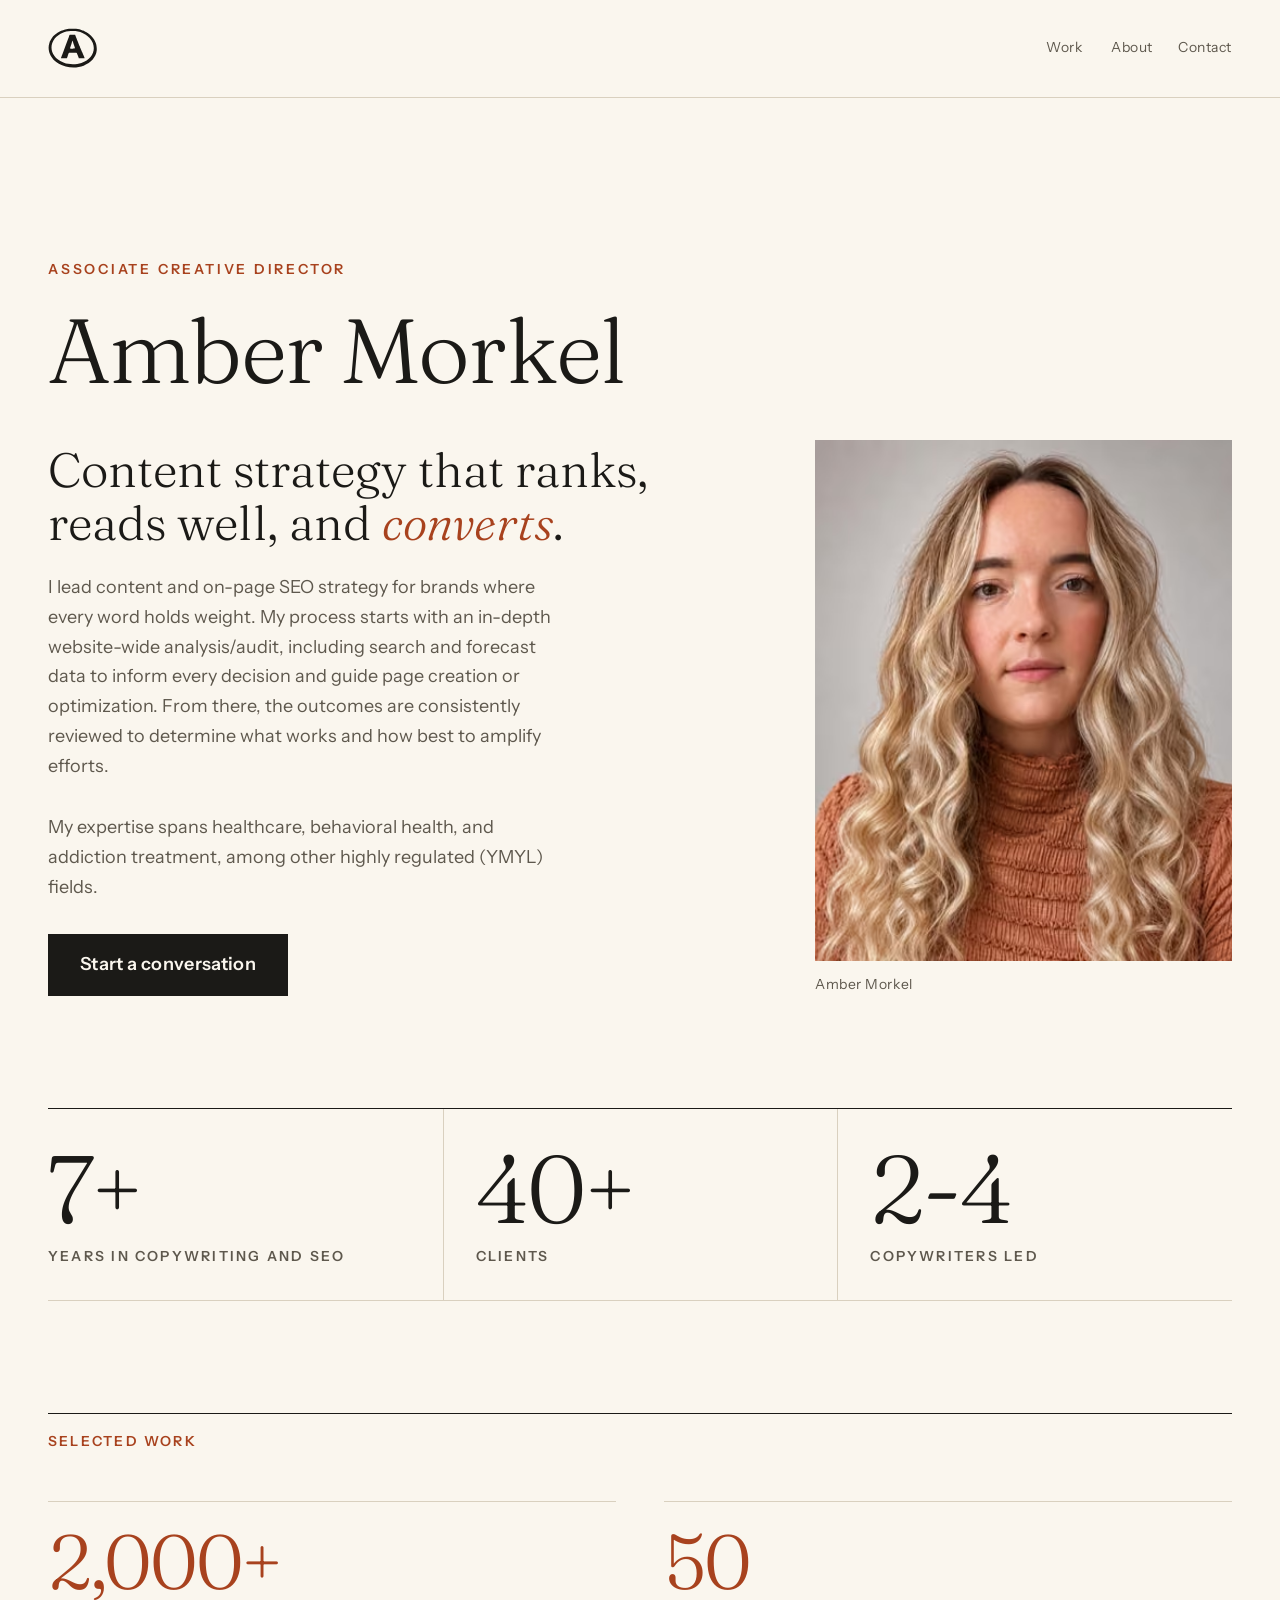
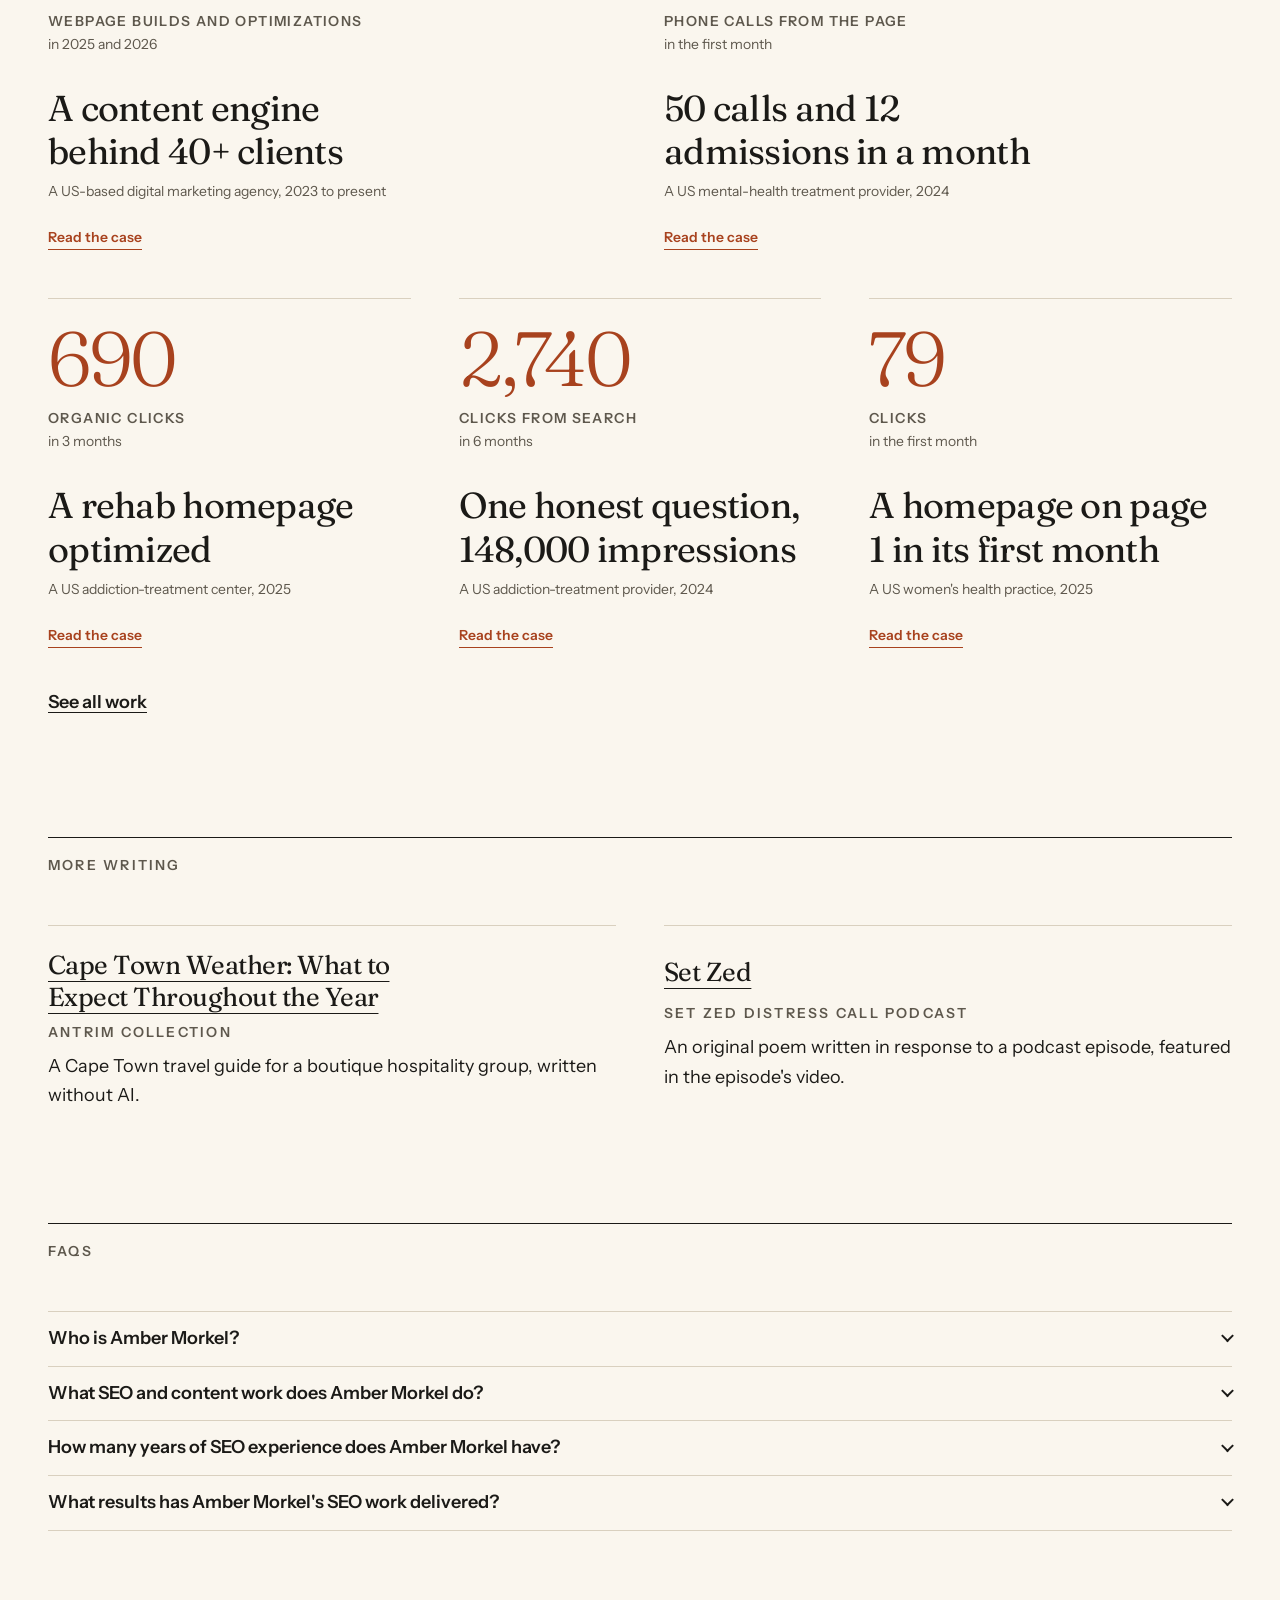
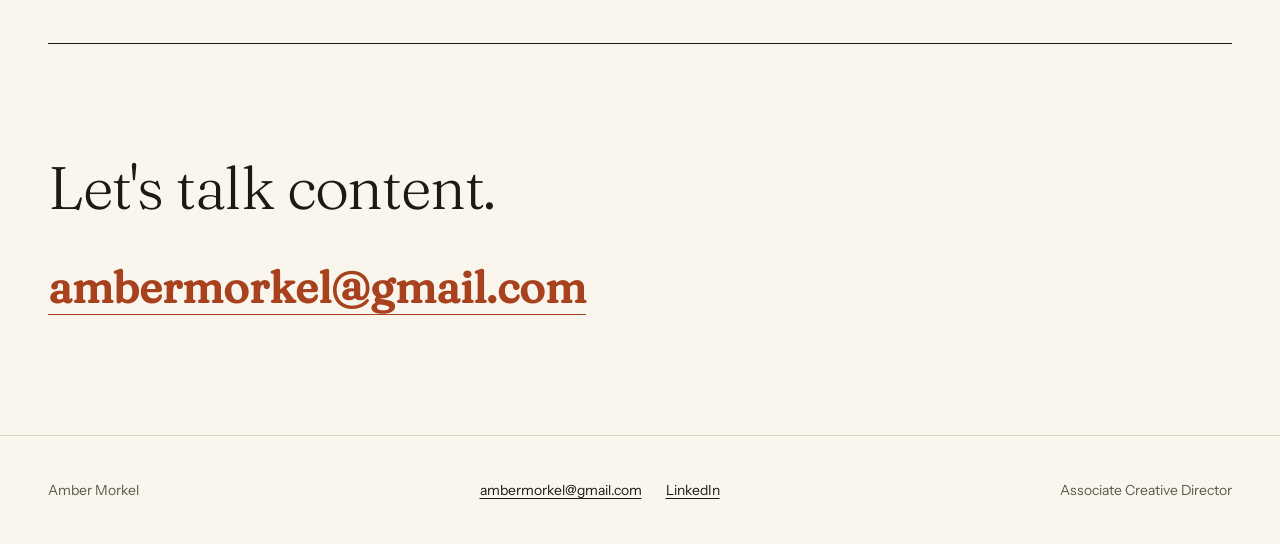
<file: index.html>
<!doctype html>
<html lang="en-US"><head><meta charset="utf-8"><meta name="viewport" content="width=device-width, initial-scale=1"><title>Content Strategy for Healthcare | Amber Morkel</title><meta name="description" content="Amber Morkel, Associate Creative Director, leads content &amp; on-page SEO strategy for healthcare &amp; behavioral health brands. See the work &amp; the results."><meta name="robots" content="index, follow"><link rel="canonical" href="https://ambermorkel.github.io/"><meta property="og:type" content="website"><meta property="og:site_name" content="Amber Morkel"><meta property="og:title" content="Content Strategy for Healthcare | Amber Morkel"><meta property="og:description" content="Amber Morkel, Associate Creative Director, leads content &amp; on-page SEO strategy for healthcare &amp; behavioral health brands. See the work &amp; the results."><meta property="og:locale" content="en_US"><meta property="og:url" content="https://ambermorkel.github.io/"><meta property="og:image" content="https://ambermorkel.github.io/og/home.png"><meta property="og:image:width" content="1200"><meta property="og:image:height" content="630"><meta property="og:image:alt" content="Share card: Content Strategy for Healthcare | Amber Morkel"><meta name="twitter:card" content="summary_large_image"><meta name="twitter:title" content="Content Strategy for Healthcare | Amber Morkel"><meta name="twitter:description" content="Amber Morkel, Associate Creative Director, leads content &amp; on-page SEO strategy for healthcare &amp; behavioral health brands. See the work &amp; the results."><meta name="twitter:image" content="https://ambermorkel.github.io/og/home.png"><link rel="preload" href="/assets/fonts/fraunces-latin-300-normal.woff2" as="font" type="font/woff2" crossorigin=""><link rel="preload" href="/assets/fonts/instrument-sans-latin-400-normal.woff2" as="font" type="font/woff2" crossorigin=""><link rel="preload" href="/assets/fonts/fraunces-latin-400-normal.woff2" as="font" type="font/woff2" crossorigin=""><link rel="preload" href="/assets/fonts/fraunces-latin-300-italic.woff2" as="font" type="font/woff2" crossorigin=""><link rel="preload" href="/assets/fonts/instrument-sans-latin-600-normal.woff2" as="font" type="font/woff2" crossorigin=""><link rel="icon" href="/favicon.svg" type="image/svg+xml"><link rel="apple-touch-icon" href="/apple-touch-icon.png"><link rel="stylesheet" href="/assets/css/site.css"><script type="application/ld+json">{"@context":"https://schema.org","@graph":[{"@type":"Person","@id":"https://ambermorkel.github.io/#person","name":"Amber Morkel","jobTitle":"Associate Creative Director, Content Strategy and On-Page SEO","url":"https://ambermorkel.github.io/","sameAs":["https://www.linkedin.com/in/a-way-with-words-amber/"],"worksFor":{"@type":"Organization","name":"Poirier Agency"},"alumniOf":[{"@type":"EducationalOrganization","name":"University of KwaZulu-Natal"}],"knowsAbout":["SEO strategy and organic growth","Content systems and frameworks","Regulated and complex content (healthcare, behavioral health, addiction treatment)","AI, AEO and LLM-aware optimization"]},{"@type":"FAQPage","mainEntity":[{"@type":"Question","name":"Who is Amber Morkel?","acceptedAnswer":{"@type":"Answer","text":"I'm an Associate Creative Director, Content Strategy and on-page SEO lead, working remotely from Cape Town for a US-based agency. I lead content and on-page strategy for healthcare, behavioral health, finance, and hospitality brands."}},{"@type":"Question","name":"What SEO and content work does Amber Morkel do?","acceptedAnswer":{"@type":"Answer","text":"I focus on SEO strategy and organic growth, content systems and frameworks, and regulated content in healthcare, behavioral health, addiction treatment, and various other industries. I also optimize for AI, answer engines, and large language models."}},{"@type":"Question","name":"How many years of SEO experience does Amber Morkel have?","acceptedAnswer":{"@type":"Answer","text":"I have 7+ years of experience in copywriting and SEO, including digital copywriting and leading content strategy for a team."}},{"@type":"Question","name":"What results has Amber Morkel's SEO work delivered?","acceptedAnswer":{"@type":"Answer","text":"A paid search (PPC) landing page I wrote for an anxiety treatment program brought in 50 phone calls and 12 new admissions in the first month. The case studies also show stronger results for webpages and blogs."}}]}]}</script></head><body><a class="skip-link" href="#main">Skip to content</a><header class="site-header"><a class="site-name" href="/" aria-label="Amber Morkel, home"><svg class="logo" xmlns="http://www.w3.org/2000/svg" viewBox="0 0 608 491" aria-hidden="true" focusable="false"><g transform="translate(0,491) scale(1,-1)" fill="currentColor"><path d="M256 481 c-20 -2 -43 -7 -56 -11 -23 -7 -32 -10 -51 -20 -45 -21 -82 -52 -107 -90 -6 -9 -19 -33 -21 -39 0 -2 -2 -7 -3 -10 -31 -88 7 -188 96 -246 4 -3 9 -6 10 -7 2 -1 3 -2 3 -2 1 0 3 -1 6 -3 84 -50 210 -60 305 -24 91 36 151 105 160 185 3 31 -2 73 -13 97 0 1 -2 4 -4 8 -13 34 -43 72 -77 97 -10 8 -26 19 -26 19 -1 0 -3 1 -5 3 -5 3 -33 17 -44 21 -5 2 -11 5 -12 5 -16 7 -44 13 -73 17 -13 2 -75 2 -88 0z m82 -28 c40 -5 80 -18 109 -35 2 -1 5 -3 7 -4 40 -22 80 -67 96 -108 39 -103 -18 -203 -140 -244 -66 -22 -154 -21 -214 2 -2 1 -8 4 -13 6 -135 52 -181 188 -100 291 23 30 63 59 99 72 4 2 8 4 9 4 1 1 25 9 33 10 16 4 34 7 56 8 9 1 47 0 58 -2z M265 406 c-1 -1 -3 -6 -6 -14 0 -3 -2 -7 -3 -10 -1 -3 -3 -8 -4 -10 -3 -9 -56 -152 -58 -157 -1 -3 -3 -7 -4 -9 0 -3 -2 -7 -3 -9 -3 -9 -15 -41 -17 -45 0 -3 -1 -5 -2 -6 -1 -2 -1 -4 -2 -5 -1 -3 -3 -9 -6 -16 -2 -5 -2 -5 35 -6 29 0 35 0 36 1 1 1 5 10 9 21 3 11 6 20 7 22 0 1 2 6 4 11 2 5 4 10 4 11 1 1 11 1 49 1 53 0 48 1 54 -13 1 -2 2 -6 3 -8 1 -3 3 -8 5 -13 2 -5 5 -13 7 -18 2 -5 4 -9 4 -10 0 -4 3 -4 37 -4 18 -1 33 0 34 0 2 1 1 6 -12 35 -3 7 -4 8 -8 19 -5 11 -5 12 -8 18 -1 2 -4 9 -6 15 -2 5 -4 10 -5 12 -4 8 -14 32 -17 39 -2 5 -3 9 -4 11 -2 3 -9 20 -16 38 -3 9 -7 18 -8 20 0 1 -3 8 -5 14 -6 15 -13 33 -17 43 -2 4 -4 11 -6 15 l-3 8 -33 0 c-26 0 -34 0 -35 -1z m39 -75 c0 -3 2 -10 7 -23 1 -5 5 -18 8 -27 4 -10 8 -23 10 -29 5 -16 8 -14 -28 -15 -36 0 -34 -2 -28 16 8 22 13 38 17 52 2 7 5 15 6 17 0 2 1 5 1 5 0 6 5 10 7 4z"></path></g></svg></a><nav aria-label="Main"><ul><li><a href="/work/">Work</a></li><li><a href="/about/">About</a></li><li><a href="/contact/">Contact</a></li></ul></nav></header><main id="main" tabindex="-1"><section class="intro"><div class="intro-copy"><h1><span class="eyebrow">Associate Creative Director<span class="visually-hidden">, </span></span>Amber Morkel</h1><p class="position">Content strategy that ranks, reads well, and <span class="accent">converts</span>.</p><p class="intro-text">I lead content and on-page SEO strategy for brands where every word holds weight. My process starts with an in-depth website-wide analysis/audit, including search and forecast data to inform every decision and guide page creation or optimization. From there, the outcomes are consistently reviewed to determine what works and how best to amplify efforts.</p><p class="intro-text">My expertise spans healthcare, behavioral health, and addiction treatment, among other highly regulated (YMYL) fields.</p><p><a class="button" href="/contact/">Start a conversation</a></p></div><figure class="headshot"><picture><source type="image/avif" srcset="/assets/img/2f9d9e146799-480.avif 480w, /assets/img/eb6ae59b8b7f-960.avif 960w, /assets/img/022fe623c040-1254.avif 1254w" sizes="(min-width: 48rem) 410px, (min-width: 22rem) 340px, 100vw"><source type="image/webp" srcset="/assets/img/8c7e2127f38f-480.webp 480w, /assets/img/cb50c3d61960-960.webp 960w, /assets/img/f6853491728b-1254.webp 1254w" sizes="(min-width: 48rem) 410px, (min-width: 22rem) 340px, 100vw"><img src="/assets/img/38ed48706d43-960.jpg" srcset="/assets/img/f24fd45e3985-480.jpg 480w, /assets/img/38ed48706d43-960.jpg 960w, /assets/img/87aaf14a0532-1254.jpg 1254w" sizes="(min-width: 48rem) 410px, (min-width: 22rem) 340px, 100vw" width="960" height="960" alt="Amber Morkel, head and shoulders portrait in a rust knit top against a pale gray wall" fetchpriority="high" decoding="async"></picture><figcaption>Amber Morkel</figcaption></figure></section><dl class="proof-bar"><div><dt>Years in copywriting and SEO</dt><dd>7+</dd></div><div><dt>Clients</dt><dd>40+</dd></div><div><dt>Copywriters led</dt><dd>2-4</dd></div></dl><section aria-labelledby="featured-heading"><h2 id="featured-heading">Selected work</h2><ul class="work-list work-list-type"><li class="work-card work-card-type"><p class="metric"><span class="metric-value">2,000+</span> <span class="metric-label">Webpage builds and optimizations</span> <span class="metric-period">in 2025 and 2026</span></p><h3><a href="/work/content-engine/">A content engine behind 40+ clients</a></h3><p>A US-based digital marketing agency, 2023 to present</p><span class="more" aria-hidden="true">Read the case</span></li><li class="work-card work-card-type"><p class="metric"><span class="metric-value">50</span> <span class="metric-label">Phone calls from the page</span> <span class="metric-period">in the first month</span></p><h3><a href="/work/anxiety-program-landing-page/">50 calls and 12 admissions in a month</a></h3><p>A US mental-health treatment provider, 2024</p><span class="more" aria-hidden="true">Read the case</span></li><li class="work-card work-card-type"><p class="metric"><span class="metric-value">690</span> <span class="metric-label">Organic clicks</span> <span class="metric-period">in 3 months</span></p><h3><a href="/work/addiction-recovery-homepage/">A rehab homepage optimized</a></h3><p>A US addiction-treatment center, 2025</p><span class="more" aria-hidden="true">Read the case</span></li><li class="work-card work-card-type"><p class="metric"><span class="metric-value">2,740</span> <span class="metric-label">Clicks from search</span> <span class="metric-period">in 6 months</span></p><h3><a href="/work/cold-turkey-blog/">One honest question, 148,000 impressions</a></h3><p>A US addiction-treatment provider, 2024</p><span class="more" aria-hidden="true">Read the case</span></li><li class="work-card work-card-type"><p class="metric"><span class="metric-value">79</span> <span class="metric-label">Clicks</span> <span class="metric-period">in the first month</span></p><h3><a href="/work/menopause-practice-homepage/">A homepage on page 1 in its first month</a></h3><p>A US women's health practice, 2025</p><span class="more" aria-hidden="true">Read the case</span></li></ul><p class="all-work"><a class="text-link" href="/work/">See all work</a></p></section><section aria-labelledby="writing-heading"><h2 id="writing-heading">More writing</h2><ul class="writing-list"><li class="writing-item"><h3><a href="https://www.antrimcollection.com/blog/cape-town-weather/" rel="noopener noreferrer">Cape Town Weather: What to Expect Throughout the Year</a></h3><p class="writing-outlet">Antrim Collection</p><p>A Cape Town travel guide for a boutique hospitality group, written without AI.</p></li><li class="writing-item"><h3><a href="https://www.youtube.com/watch?v=M6Gh1QNVDU8&amp;t=623s" rel="noopener noreferrer">Set Zed</a></h3><p class="writing-outlet">Set Zed Distress Call podcast</p><p>An original poem written in response to a podcast episode, featured in the episode's video.</p></li></ul></section><section class="faq" aria-labelledby="faq-heading"><h2 id="faq-heading">FAQs</h2><details class="faq-item"><summary class="faq-q">Who is Amber Morkel?</summary><p class="faq-a">I'm an Associate Creative Director, Content Strategy and on-page SEO lead, working remotely from Cape Town for a US-based agency. I lead content and on-page strategy for healthcare, behavioral health, finance, and hospitality brands.</p></details><details class="faq-item"><summary class="faq-q">What SEO and content work does Amber Morkel do?</summary><p class="faq-a">I focus on SEO strategy and organic growth, content systems and frameworks, and regulated content in healthcare, behavioral health, addiction treatment, and various other industries. I also optimize for AI, answer engines, and large language models.</p></details><details class="faq-item"><summary class="faq-q">How many years of SEO experience does Amber Morkel have?</summary><p class="faq-a">I have 7+ years of experience in copywriting and SEO, including digital copywriting and leading content strategy for a team.</p></details><details class="faq-item"><summary class="faq-q">What results has Amber Morkel's SEO work delivered?</summary><p class="faq-a">A paid search (PPC) landing page I wrote for an anxiety treatment program brought in 50 phone calls and 12 new admissions in the first month. The case studies also show stronger results for webpages and blogs.</p></details></section><section class="contact-band" aria-labelledby="contact-heading"><h2 id="contact-heading">Let's talk content.</h2><p><a class="mail" href="mailto:ambermorkel@gmail.com">ambermorkel@gmail.com</a></p></section></main><footer class="site-footer"><p>Amber Morkel</p><ul><li><a href="mailto:ambermorkel@gmail.com">ambermorkel@gmail.com</a></li><li><a href="https://www.linkedin.com/in/a-way-with-words-amber/" rel="me noopener noreferrer">LinkedIn</a></li></ul><p class="footer-role">Associate Creative Director</p></footer></body></html>
</file>
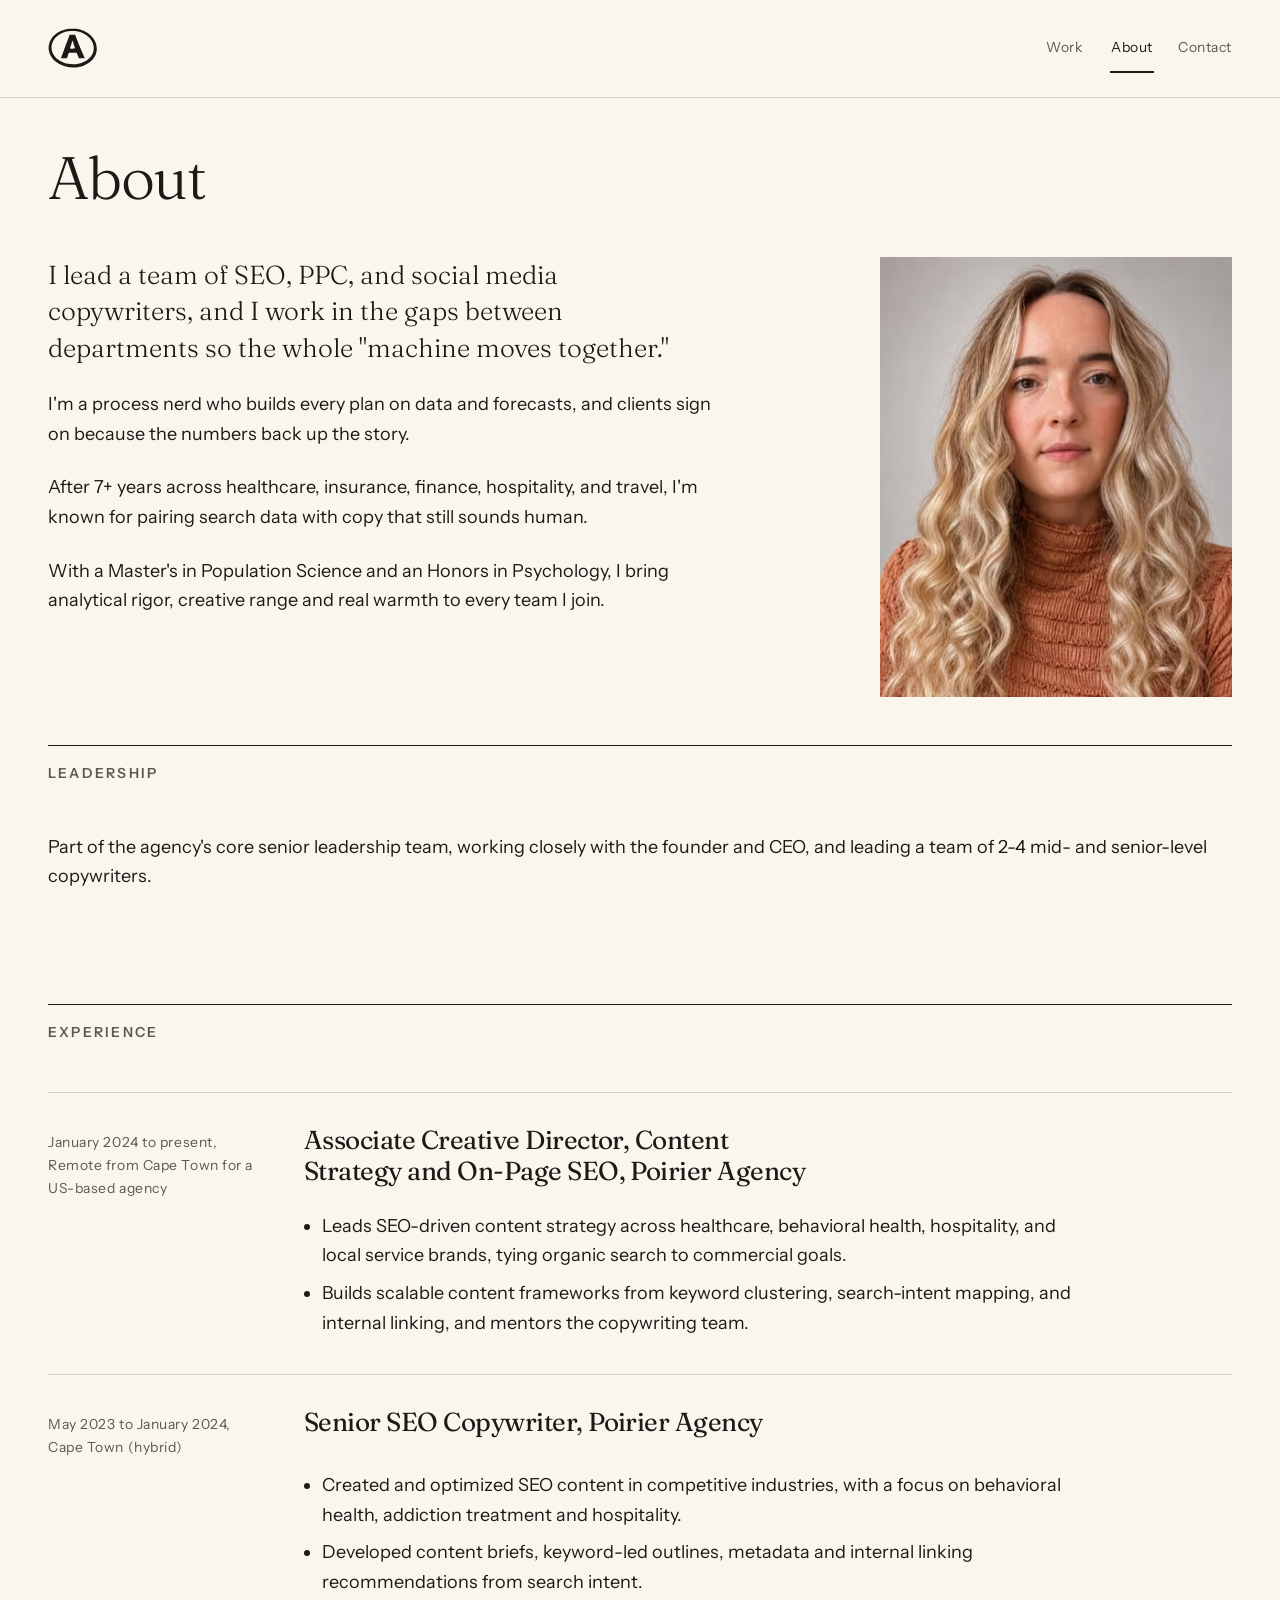
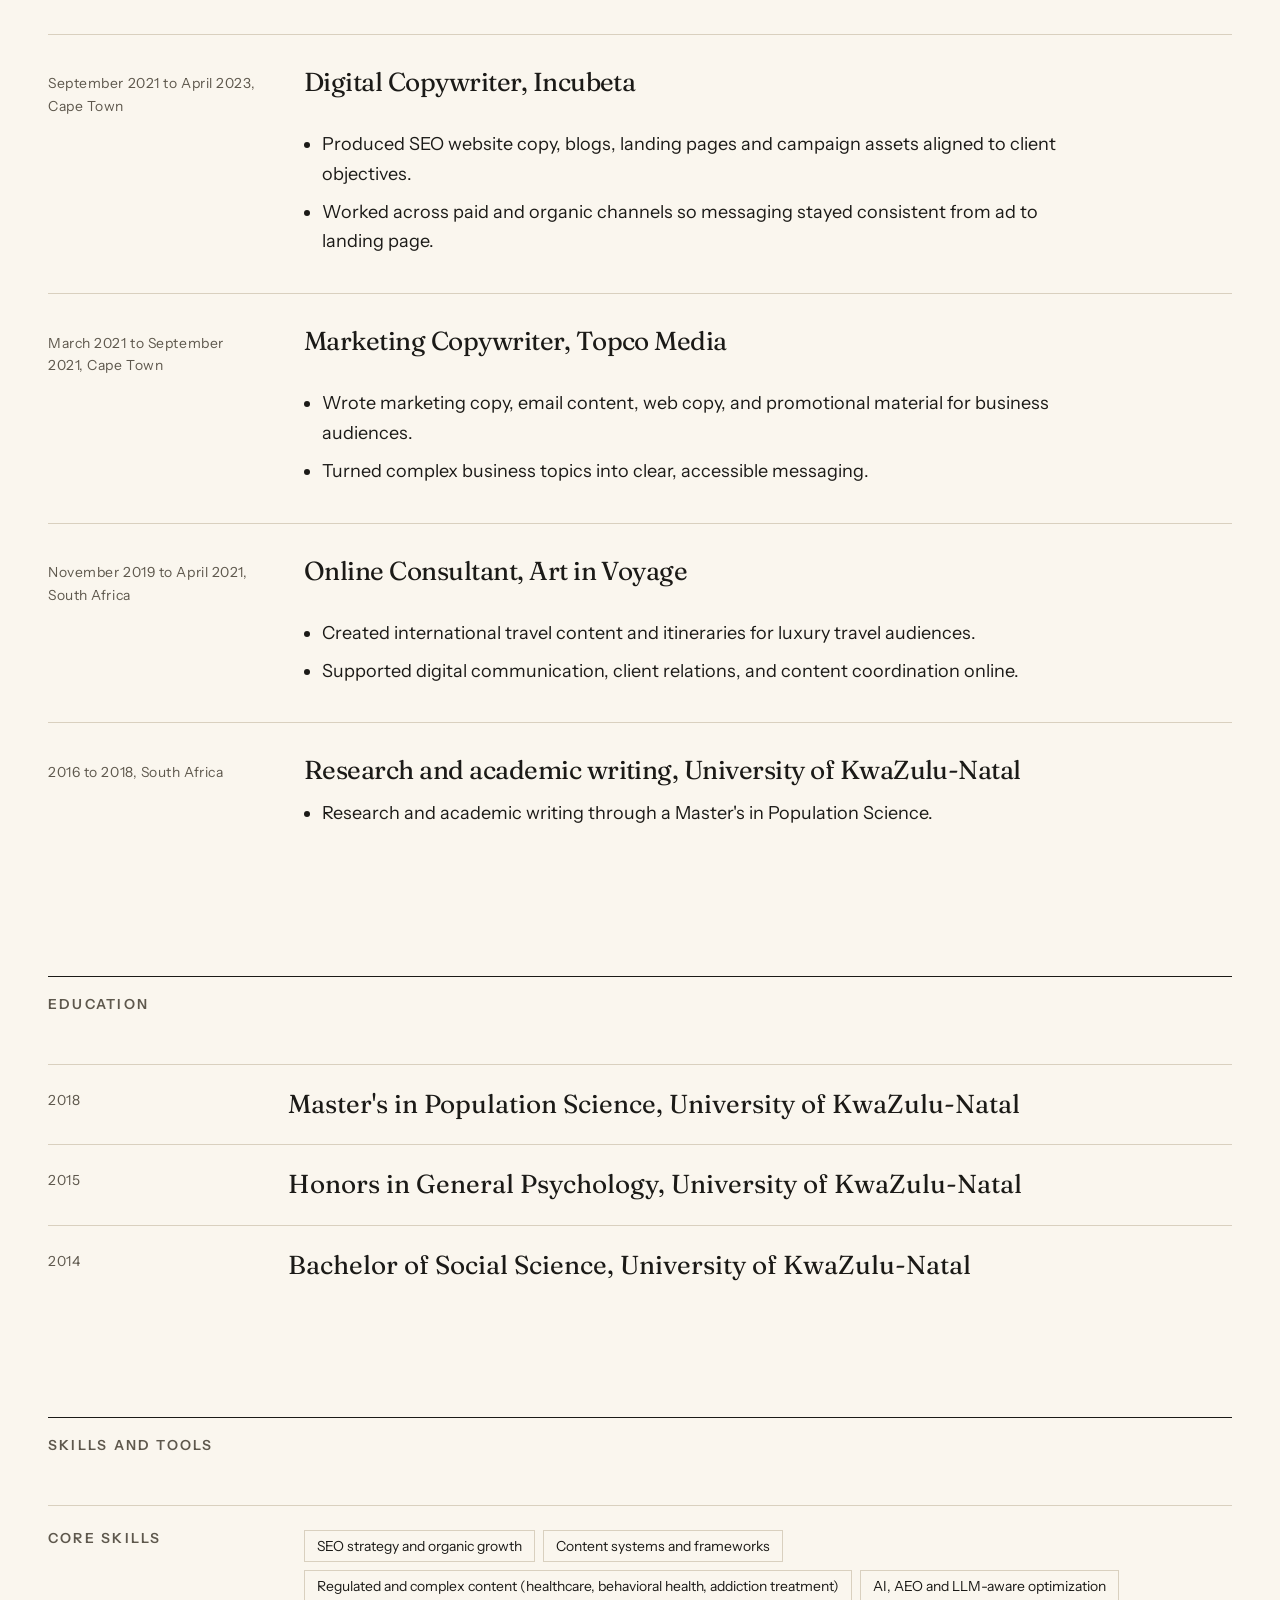
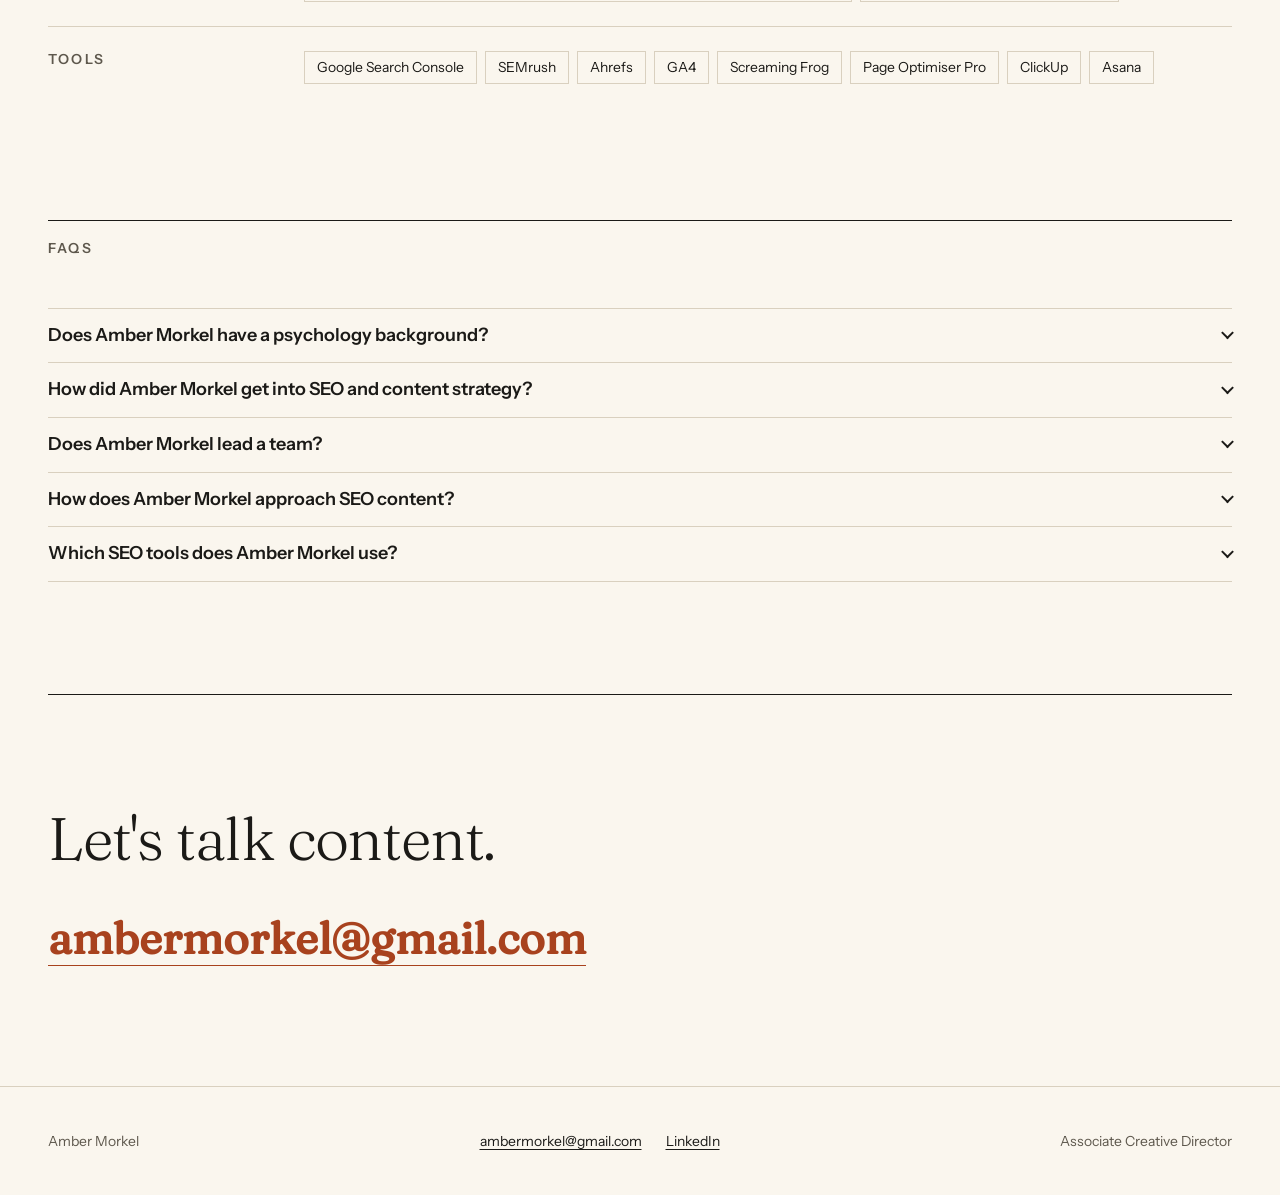
<file: about/index.html>
<!doctype html>
<html lang="en-US"><head><meta charset="utf-8"><meta name="viewport" content="width=device-width, initial-scale=1"><title>About the Content Strategist | Amber Morkel</title><meta name="description" content="Amber Morkel leads content strategy as an Associate Creative Director, remote from Cape Town, with a background in population science &amp; psychology."><meta name="robots" content="index, follow"><link rel="canonical" href="https://ambermorkel.github.io/about/"><meta property="og:type" content="profile"><meta property="og:site_name" content="Amber Morkel"><meta property="profile:first_name" content="Amber"><meta property="profile:last_name" content="Morkel"><meta property="og:title" content="About the Content Strategist | Amber Morkel"><meta property="og:description" content="Amber Morkel leads content strategy as an Associate Creative Director, remote from Cape Town, with a background in population science &amp; psychology."><meta property="og:locale" content="en_US"><meta property="og:url" content="https://ambermorkel.github.io/about/"><meta property="og:image" content="https://ambermorkel.github.io/og/about.png"><meta property="og:image:width" content="1200"><meta property="og:image:height" content="630"><meta property="og:image:alt" content="Share card: About the Content Strategist | Amber Morkel"><meta name="twitter:card" content="summary_large_image"><meta name="twitter:title" content="About the Content Strategist | Amber Morkel"><meta name="twitter:description" content="Amber Morkel leads content strategy as an Associate Creative Director, remote from Cape Town, with a background in population science &amp; psychology."><meta name="twitter:image" content="https://ambermorkel.github.io/og/about.png"><link rel="preload" href="/assets/fonts/fraunces-latin-300-normal.woff2" as="font" type="font/woff2" crossorigin=""><link rel="preload" href="/assets/fonts/instrument-sans-latin-400-normal.woff2" as="font" type="font/woff2" crossorigin=""><link rel="preload" href="/assets/fonts/fraunces-latin-400-normal.woff2" as="font" type="font/woff2" crossorigin=""><link rel="preload" href="/assets/fonts/fraunces-latin-300-italic.woff2" as="font" type="font/woff2" crossorigin=""><link rel="preload" href="/assets/fonts/instrument-sans-latin-600-normal.woff2" as="font" type="font/woff2" crossorigin=""><link rel="icon" href="/favicon.svg" type="image/svg+xml"><link rel="apple-touch-icon" href="/apple-touch-icon.png"><link rel="stylesheet" href="/assets/css/site.css"><script type="application/ld+json">{"@context":"https://schema.org","@graph":[{"@type":"Person","@id":"https://ambermorkel.github.io/#person","name":"Amber Morkel","jobTitle":"Associate Creative Director, Content Strategy and On-Page SEO","url":"https://ambermorkel.github.io/","sameAs":["https://www.linkedin.com/in/a-way-with-words-amber/"],"worksFor":{"@type":"Organization","name":"Poirier Agency"},"alumniOf":[{"@type":"EducationalOrganization","name":"University of KwaZulu-Natal"}],"knowsAbout":["SEO strategy and organic growth","Content systems and frameworks","Regulated and complex content (healthcare, behavioral health, addiction treatment)","AI, AEO and LLM-aware optimization"]},{"@type":"FAQPage","mainEntity":[{"@type":"Question","name":"Does Amber Morkel have a psychology background?","acceptedAnswer":{"@type":"Answer","text":"Yes. I obtained an Honors in General Psychology from the University of KwaZulu-Natal, and a Master's in Population Science."}},{"@type":"Question","name":"How did Amber Morkel get into SEO and content strategy?","acceptedAnswer":{"@type":"Answer","text":"I started in psychology and population science, then moved into digital copywriting, SEO, and whole content systems. Search is the most honest data a writer gets, because people search for exactly what they need."}},{"@type":"Question","name":"Does Amber Morkel lead a team?","acceptedAnswer":{"@type":"Answer","text":"Yes. I lead a team of 2-4 mid- and senior-level copywriters, and I'm part of the agency's core senior leadership team, working closely with the founder and CEO."}},{"@type":"Question","name":"How does Amber Morkel approach SEO content?","acceptedAnswer":{"@type":"Answer","text":"I work in three steps: data/website analysis through keyword research, production of page frameworks built from that data, and quality assessment with continuous monitoring."}},{"@type":"Question","name":"Which SEO tools does Amber Morkel use?","acceptedAnswer":{"@type":"Answer","text":"I work in Google Search Console, SEMrush, Ahrefs, GA4, Screaming Frog, and Page Optimiser Pro."}}]}]}</script></head><body><a class="skip-link" href="#main">Skip to content</a><header class="site-header"><a class="site-name" href="/" aria-label="Amber Morkel, home"><svg class="logo" xmlns="http://www.w3.org/2000/svg" viewBox="0 0 608 491" aria-hidden="true" focusable="false"><g transform="translate(0,491) scale(1,-1)" fill="currentColor"><path d="M256 481 c-20 -2 -43 -7 -56 -11 -23 -7 -32 -10 -51 -20 -45 -21 -82 -52 -107 -90 -6 -9 -19 -33 -21 -39 0 -2 -2 -7 -3 -10 -31 -88 7 -188 96 -246 4 -3 9 -6 10 -7 2 -1 3 -2 3 -2 1 0 3 -1 6 -3 84 -50 210 -60 305 -24 91 36 151 105 160 185 3 31 -2 73 -13 97 0 1 -2 4 -4 8 -13 34 -43 72 -77 97 -10 8 -26 19 -26 19 -1 0 -3 1 -5 3 -5 3 -33 17 -44 21 -5 2 -11 5 -12 5 -16 7 -44 13 -73 17 -13 2 -75 2 -88 0z m82 -28 c40 -5 80 -18 109 -35 2 -1 5 -3 7 -4 40 -22 80 -67 96 -108 39 -103 -18 -203 -140 -244 -66 -22 -154 -21 -214 2 -2 1 -8 4 -13 6 -135 52 -181 188 -100 291 23 30 63 59 99 72 4 2 8 4 9 4 1 1 25 9 33 10 16 4 34 7 56 8 9 1 47 0 58 -2z M265 406 c-1 -1 -3 -6 -6 -14 0 -3 -2 -7 -3 -10 -1 -3 -3 -8 -4 -10 -3 -9 -56 -152 -58 -157 -1 -3 -3 -7 -4 -9 0 -3 -2 -7 -3 -9 -3 -9 -15 -41 -17 -45 0 -3 -1 -5 -2 -6 -1 -2 -1 -4 -2 -5 -1 -3 -3 -9 -6 -16 -2 -5 -2 -5 35 -6 29 0 35 0 36 1 1 1 5 10 9 21 3 11 6 20 7 22 0 1 2 6 4 11 2 5 4 10 4 11 1 1 11 1 49 1 53 0 48 1 54 -13 1 -2 2 -6 3 -8 1 -3 3 -8 5 -13 2 -5 5 -13 7 -18 2 -5 4 -9 4 -10 0 -4 3 -4 37 -4 18 -1 33 0 34 0 2 1 1 6 -12 35 -3 7 -4 8 -8 19 -5 11 -5 12 -8 18 -1 2 -4 9 -6 15 -2 5 -4 10 -5 12 -4 8 -14 32 -17 39 -2 5 -3 9 -4 11 -2 3 -9 20 -16 38 -3 9 -7 18 -8 20 0 1 -3 8 -5 14 -6 15 -13 33 -17 43 -2 4 -4 11 -6 15 l-3 8 -33 0 c-26 0 -34 0 -35 -1z m39 -75 c0 -3 2 -10 7 -23 1 -5 5 -18 8 -27 4 -10 8 -23 10 -29 5 -16 8 -14 -28 -15 -36 0 -34 -2 -28 16 8 22 13 38 17 52 2 7 5 15 6 17 0 2 1 5 1 5 0 6 5 10 7 4z"></path></g></svg></a><nav aria-label="Main"><ul><li><a href="/work/">Work</a></li><li><a href="/about/" aria-current="page">About</a></li><li><a href="/contact/">Contact</a></li></ul></nav></header><main id="main" tabindex="-1"><h1>About</h1><div class="about-intro"><div class="about-text"><p class="lede">I lead a team of SEO, PPC, and social media copywriters, and I work in the gaps between departments so the whole "machine moves together."</p><p>I'm a process nerd who builds every plan on data and forecasts, and clients sign on because the numbers back up the story.</p><p>After 7+ years across healthcare, insurance, finance, hospitality, and travel, I'm known for pairing search data with copy that still sounds human.</p><p>With a Master's in Population Science and an Honors in Psychology, I bring analytical rigor, creative range and real warmth to every team I join.</p></div><figure class="headshot"><picture><source type="image/avif" srcset="/assets/img/2f9d9e146799-480.avif 480w, /assets/img/eb6ae59b8b7f-960.avif 960w, /assets/img/022fe623c040-1254.avif 1254w" sizes="(min-width: 25rem) 352px, 100vw"><source type="image/webp" srcset="/assets/img/8c7e2127f38f-480.webp 480w, /assets/img/cb50c3d61960-960.webp 960w, /assets/img/f6853491728b-1254.webp 1254w" sizes="(min-width: 25rem) 352px, 100vw"><img src="/assets/img/38ed48706d43-960.jpg" srcset="/assets/img/f24fd45e3985-480.jpg 480w, /assets/img/38ed48706d43-960.jpg 960w, /assets/img/87aaf14a0532-1254.jpg 1254w" sizes="(min-width: 25rem) 352px, 100vw" width="960" height="960" alt="Amber Morkel, head and shoulders portrait in a rust knit top against a pale gray wall" fetchpriority="high" decoding="async"></picture></figure></div><section aria-labelledby="leadership-heading"><h2 id="leadership-heading">Leadership</h2><p>Part of the agency's core senior leadership team, working closely with the founder and CEO, and leading a team of 2-4 mid- and senior-level copywriters.</p></section><section aria-labelledby="experience-heading"><h2 id="experience-heading">Experience</h2><ol class="timeline"><li><h3>Associate Creative Director, Content Strategy and On-Page SEO, Poirier Agency</h3><p class="when"><time datetime="2024-01">January 2024</time> to present, Remote from Cape Town for a US-based agency</p><ul><li>Leads SEO-driven content strategy across healthcare, behavioral health, hospitality, and local service brands, tying organic search to commercial goals.</li><li>Builds scalable content frameworks from keyword clustering, search-intent mapping, and internal linking, and mentors the copywriting team.</li></ul></li><li><h3>Senior SEO Copywriter, Poirier Agency</h3><p class="when"><time datetime="2023-05">May 2023</time> to <time datetime="2024-01">January 2024</time>, Cape Town (hybrid)</p><ul><li>Created and optimized SEO content in competitive industries, with a focus on behavioral health, addiction treatment and hospitality.</li><li>Developed content briefs, keyword-led outlines, metadata and internal linking recommendations from search intent.</li></ul></li><li><h3>Digital Copywriter, Incubeta</h3><p class="when"><time datetime="2021-09">September 2021</time> to <time datetime="2023-04">April 2023</time>, Cape Town</p><ul><li>Produced SEO website copy, blogs, landing pages and campaign assets aligned to client objectives.</li><li>Worked across paid and organic channels so messaging stayed consistent from ad to landing page.</li></ul></li><li><h3>Marketing Copywriter, Topco Media</h3><p class="when"><time datetime="2021-03">March 2021</time> to <time datetime="2021-09">September 2021</time>, Cape Town</p><ul><li>Wrote marketing copy, email content, web copy, and promotional material for business audiences.</li><li>Turned complex business topics into clear, accessible messaging.</li></ul></li><li><h3>Online Consultant, Art in Voyage</h3><p class="when"><time datetime="2019-11">November 2019</time> to <time datetime="2021-04">April 2021</time>, South Africa</p><ul><li>Created international travel content and itineraries for luxury travel audiences.</li><li>Supported digital communication, client relations, and content coordination online.</li></ul></li><li><h3>Research and academic writing, University of KwaZulu-Natal</h3><p class="when"><time datetime="2016">2016</time> to <time datetime="2018">2018</time>, South Africa</p><ul><li>Research and academic writing through a Master's in Population Science.</li></ul></li></ol></section><section aria-labelledby="education-heading"><h2 id="education-heading">Education</h2><ul class="education"><li><span class="education-year">2018</span><span class="education-qual">Master's in Population Science, University of KwaZulu-Natal</span></li><li><span class="education-year">2015</span><span class="education-qual">Honors in General Psychology, University of KwaZulu-Natal</span></li><li><span class="education-year">2014</span><span class="education-qual">Bachelor of Social Science, University of KwaZulu-Natal</span></li></ul></section><section aria-labelledby="skills-heading"><h2 id="skills-heading">Skills and tools</h2><div class="skill-group"><h3>Core skills</h3><ul><li>SEO strategy and organic growth</li><li>Content systems and frameworks</li><li>Regulated and complex content (healthcare, behavioral health, addiction treatment)</li><li>AI, AEO and LLM-aware optimization</li></ul></div><div class="skill-group"><h3>Tools</h3><ul><li>Google Search Console</li><li>SEMrush</li><li>Ahrefs</li><li>GA4</li><li>Screaming Frog</li><li>Page Optimiser Pro</li><li>ClickUp</li><li>Asana</li></ul></div></section><section class="faq" aria-labelledby="faq-heading"><h2 id="faq-heading">FAQs</h2><details class="faq-item"><summary class="faq-q">Does Amber Morkel have a psychology background?</summary><p class="faq-a">Yes. I obtained an Honors in General Psychology from the University of KwaZulu-Natal, and a Master's in Population Science.</p></details><details class="faq-item"><summary class="faq-q">How did Amber Morkel get into SEO and content strategy?</summary><p class="faq-a">I started in psychology and population science, then moved into digital copywriting, SEO, and whole content systems. Search is the most honest data a writer gets, because people search for exactly what they need.</p></details><details class="faq-item"><summary class="faq-q">Does Amber Morkel lead a team?</summary><p class="faq-a">Yes. I lead a team of 2-4 mid- and senior-level copywriters, and I'm part of the agency's core senior leadership team, working closely with the founder and CEO.</p></details><details class="faq-item"><summary class="faq-q">How does Amber Morkel approach SEO content?</summary><p class="faq-a">I work in three steps: data/website analysis through keyword research, production of page frameworks built from that data, and quality assessment with continuous monitoring.</p></details><details class="faq-item"><summary class="faq-q">Which SEO tools does Amber Morkel use?</summary><p class="faq-a">I work in Google Search Console, SEMrush, Ahrefs, GA4, Screaming Frog, and Page Optimiser Pro.</p></details></section><section class="contact-band" aria-labelledby="contact-heading"><h2 id="contact-heading">Let's talk content.</h2><p><a class="mail" href="mailto:ambermorkel@gmail.com">ambermorkel@gmail.com</a></p></section></main><footer class="site-footer"><p>Amber Morkel</p><ul><li><a href="mailto:ambermorkel@gmail.com">ambermorkel@gmail.com</a></li><li><a href="https://www.linkedin.com/in/a-way-with-words-amber/" rel="me noopener noreferrer">LinkedIn</a></li></ul><p class="footer-role">Associate Creative Director</p></footer></body></html>
</file>
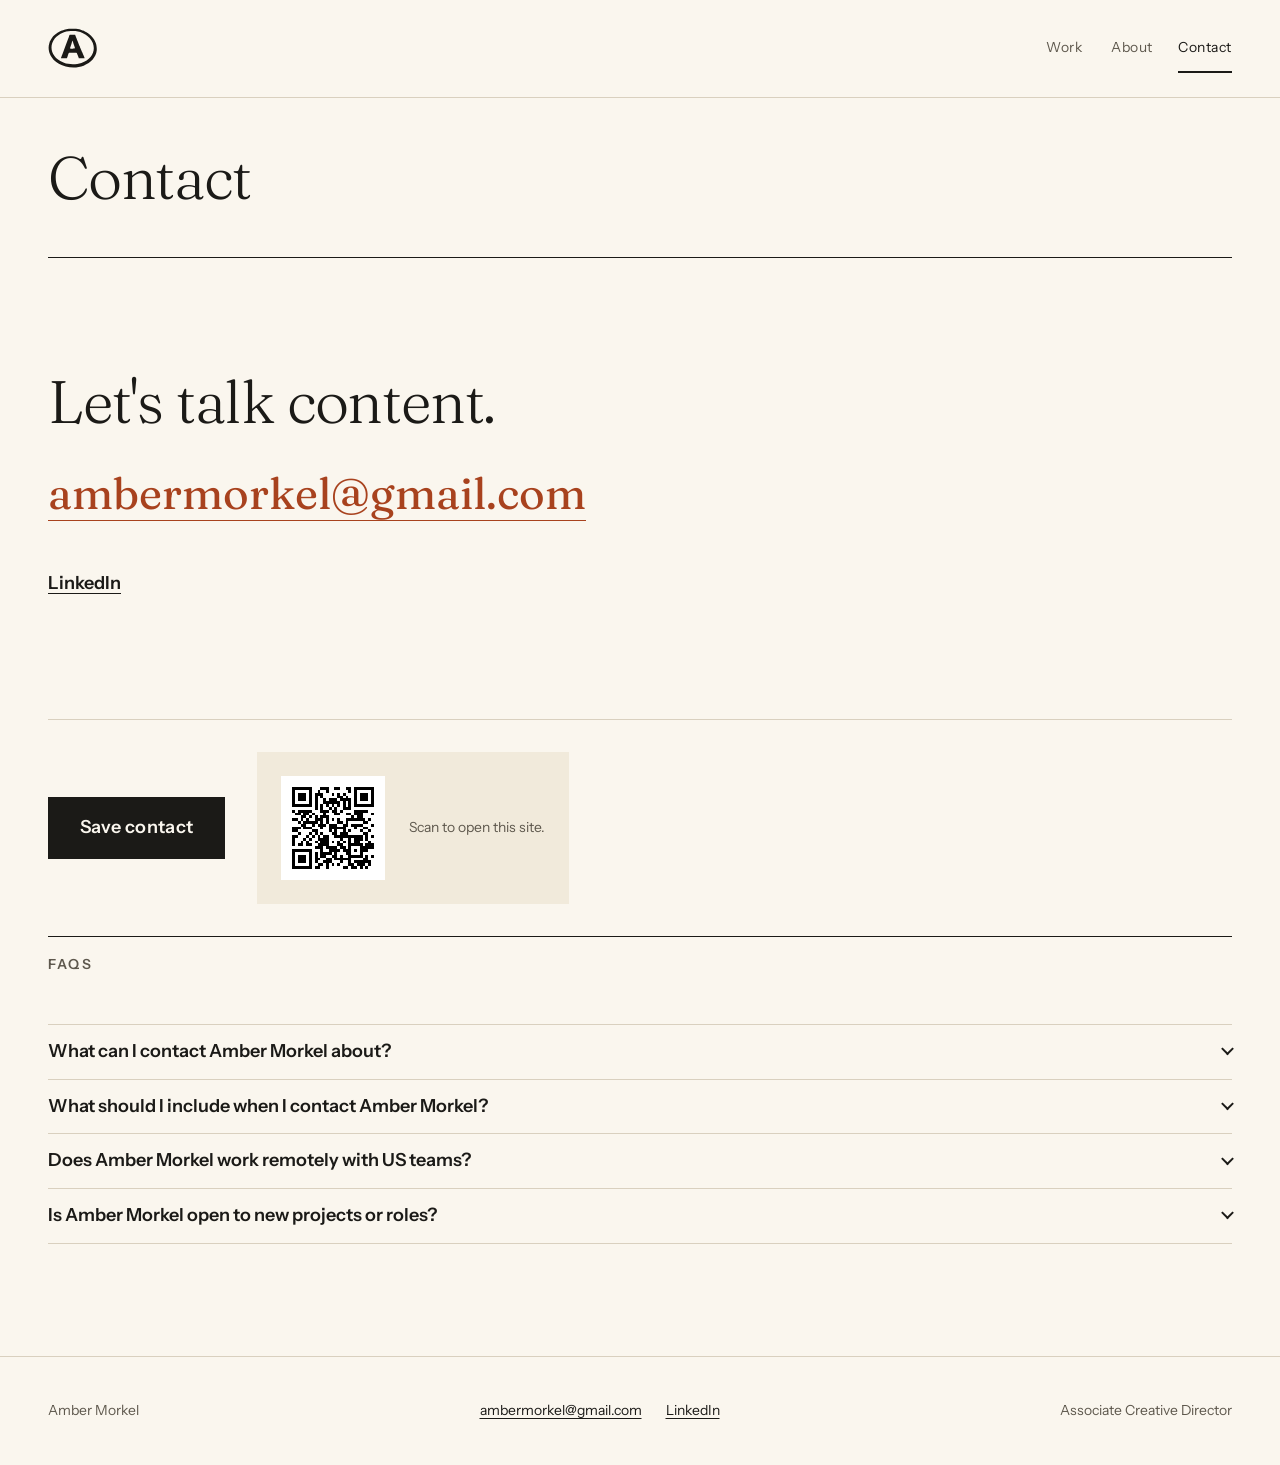
<file: contact/index.html>
<!doctype html>
<html lang="en-US"><head><meta charset="utf-8"><meta name="viewport" content="width=device-width, initial-scale=1"><title>Contact: Let's Chat SEO &amp; Content Strategy | Amber Morkel</title><meta name="description" content="Contact Amber Morkel about SEO &amp; content strategy for healthcare, behavioral health &amp; other industries. Email, LinkedIn, or save her contact card."><meta name="robots" content="index, follow"><link rel="canonical" href="https://ambermorkel.github.io/contact/"><meta property="og:type" content="website"><meta property="og:site_name" content="Amber Morkel"><meta property="og:title" content="Contact: Let's Chat SEO &amp; Content Strategy | Amber Morkel"><meta property="og:description" content="Contact Amber Morkel about SEO &amp; content strategy for healthcare, behavioral health &amp; other industries. Email, LinkedIn, or save her contact card."><meta property="og:locale" content="en_US"><meta property="og:url" content="https://ambermorkel.github.io/contact/"><meta property="og:image" content="https://ambermorkel.github.io/og/contact.png"><meta property="og:image:width" content="1200"><meta property="og:image:height" content="630"><meta property="og:image:alt" content="Share card: Contact: Let's Chat SEO &amp; Content Strategy | Amber Morkel"><meta name="twitter:card" content="summary_large_image"><meta name="twitter:title" content="Contact: Let's Chat SEO &amp; Content Strategy | Amber Morkel"><meta name="twitter:description" content="Contact Amber Morkel about SEO &amp; content strategy for healthcare, behavioral health &amp; other industries. Email, LinkedIn, or save her contact card."><meta name="twitter:image" content="https://ambermorkel.github.io/og/contact.png"><link rel="preload" href="/assets/fonts/fraunces-latin-300-normal.woff2" as="font" type="font/woff2" crossorigin=""><link rel="preload" href="/assets/fonts/instrument-sans-latin-400-normal.woff2" as="font" type="font/woff2" crossorigin=""><link rel="preload" href="/assets/fonts/fraunces-latin-400-normal.woff2" as="font" type="font/woff2" crossorigin=""><link rel="preload" href="/assets/fonts/fraunces-latin-300-italic.woff2" as="font" type="font/woff2" crossorigin=""><link rel="preload" href="/assets/fonts/instrument-sans-latin-600-normal.woff2" as="font" type="font/woff2" crossorigin=""><link rel="icon" href="/favicon.svg" type="image/svg+xml"><link rel="apple-touch-icon" href="/apple-touch-icon.png"><link rel="stylesheet" href="/assets/css/site.css"><script type="application/ld+json">{"@context":"https://schema.org","@graph":[{"@type":"Person","@id":"https://ambermorkel.github.io/#person","name":"Amber Morkel","jobTitle":"Associate Creative Director, Content Strategy and On-Page SEO","url":"https://ambermorkel.github.io/","sameAs":["https://www.linkedin.com/in/a-way-with-words-amber/"],"worksFor":{"@type":"Organization","name":"Poirier Agency"},"alumniOf":[{"@type":"EducationalOrganization","name":"University of KwaZulu-Natal"}],"knowsAbout":["SEO strategy and organic growth","Content systems and frameworks","Regulated and complex content (healthcare, behavioral health, addiction treatment)","AI, AEO and LLM-aware optimization"]},{"@type":"FAQPage","mainEntity":[{"@type":"Question","name":"What can I contact Amber Morkel about?","acceptedAnswer":{"@type":"Answer","text":"I can help with SEO strategy, content systems and regulated content in healthcare and behavioral health. Use the email or LinkedIn links on this page, or save my contact card."}},{"@type":"Question","name":"What should I include when I contact Amber Morkel?","acceptedAnswer":{"@type":"Answer","text":"Tell me what your pages need to do, who they are for and what you have now. I will tell you how they should read."}},{"@type":"Question","name":"Does Amber Morkel work remotely with US teams?","acceptedAnswer":{"@type":"Answer","text":"Yes. I work remotely from Cape Town for a US-based agency, so working across time zones with US teams is part of my day."}},{"@type":"Question","name":"Is Amber Morkel open to new projects or roles?","acceptedAnswer":{"@type":"Answer","text":"I'm open to conversations about the right next role or project. Send a short note about what you have in mind and I will reply."}}]}]}</script></head><body><a class="skip-link" href="#main">Skip to content</a><header class="site-header"><a class="site-name" href="/" aria-label="Amber Morkel, home"><svg class="logo" xmlns="http://www.w3.org/2000/svg" viewBox="0 0 608 491" aria-hidden="true" focusable="false"><g transform="translate(0,491) scale(1,-1)" fill="currentColor"><path d="M256 481 c-20 -2 -43 -7 -56 -11 -23 -7 -32 -10 -51 -20 -45 -21 -82 -52 -107 -90 -6 -9 -19 -33 -21 -39 0 -2 -2 -7 -3 -10 -31 -88 7 -188 96 -246 4 -3 9 -6 10 -7 2 -1 3 -2 3 -2 1 0 3 -1 6 -3 84 -50 210 -60 305 -24 91 36 151 105 160 185 3 31 -2 73 -13 97 0 1 -2 4 -4 8 -13 34 -43 72 -77 97 -10 8 -26 19 -26 19 -1 0 -3 1 -5 3 -5 3 -33 17 -44 21 -5 2 -11 5 -12 5 -16 7 -44 13 -73 17 -13 2 -75 2 -88 0z m82 -28 c40 -5 80 -18 109 -35 2 -1 5 -3 7 -4 40 -22 80 -67 96 -108 39 -103 -18 -203 -140 -244 -66 -22 -154 -21 -214 2 -2 1 -8 4 -13 6 -135 52 -181 188 -100 291 23 30 63 59 99 72 4 2 8 4 9 4 1 1 25 9 33 10 16 4 34 7 56 8 9 1 47 0 58 -2z M265 406 c-1 -1 -3 -6 -6 -14 0 -3 -2 -7 -3 -10 -1 -3 -3 -8 -4 -10 -3 -9 -56 -152 -58 -157 -1 -3 -3 -7 -4 -9 0 -3 -2 -7 -3 -9 -3 -9 -15 -41 -17 -45 0 -3 -1 -5 -2 -6 -1 -2 -1 -4 -2 -5 -1 -3 -3 -9 -6 -16 -2 -5 -2 -5 35 -6 29 0 35 0 36 1 1 1 5 10 9 21 3 11 6 20 7 22 0 1 2 6 4 11 2 5 4 10 4 11 1 1 11 1 49 1 53 0 48 1 54 -13 1 -2 2 -6 3 -8 1 -3 3 -8 5 -13 2 -5 5 -13 7 -18 2 -5 4 -9 4 -10 0 -4 3 -4 37 -4 18 -1 33 0 34 0 2 1 1 6 -12 35 -3 7 -4 8 -8 19 -5 11 -5 12 -8 18 -1 2 -4 9 -6 15 -2 5 -4 10 -5 12 -4 8 -14 32 -17 39 -2 5 -3 9 -4 11 -2 3 -9 20 -16 38 -3 9 -7 18 -8 20 0 1 -3 8 -5 14 -6 15 -13 33 -17 43 -2 4 -4 11 -6 15 l-3 8 -33 0 c-26 0 -34 0 -35 -1z m39 -75 c0 -3 2 -10 7 -23 1 -5 5 -18 8 -27 4 -10 8 -23 10 -29 5 -16 8 -14 -28 -15 -36 0 -34 -2 -28 16 8 22 13 38 17 52 2 7 5 15 6 17 0 2 1 5 1 5 0 6 5 10 7 4z"></path></g></svg></a><nav aria-label="Main"><ul><li><a href="/work/">Work</a></li><li><a href="/about/">About</a></li><li><a href="/contact/" aria-current="page">Contact</a></li></ul></nav></header><main id="main" tabindex="-1"><h1>Contact</h1><section class="contact-band" aria-labelledby="contact-heading"><h2 id="contact-heading">Let's talk content.</h2><p><a class="mail" href="mailto:ambermorkel@gmail.com">ambermorkel@gmail.com</a></p><p><a class="text-link" href="https://www.linkedin.com/in/a-way-with-words-amber/" rel="me noopener noreferrer">LinkedIn</a></p></section><div class="save-contact"><a class="button" href="/amber-morkel.vcf" download="amber-morkel.vcf">Save contact</a><figure class="qr-card"><img src="/qr.svg" alt="QR code that opens https://ambermorkel.github.io" width="160" height="160" loading="lazy" decoding="async"><figcaption>Scan to open this site.</figcaption></figure></div><section class="faq" aria-labelledby="faq-heading"><h2 id="faq-heading">FAQs</h2><details class="faq-item"><summary class="faq-q">What can I contact Amber Morkel about?</summary><p class="faq-a">I can help with SEO strategy, content systems and regulated content in healthcare and behavioral health. Use the email or LinkedIn links on this page, or save my contact card.</p></details><details class="faq-item"><summary class="faq-q">What should I include when I contact Amber Morkel?</summary><p class="faq-a">Tell me what your pages need to do, who they are for and what you have now. I will tell you how they should read.</p></details><details class="faq-item"><summary class="faq-q">Does Amber Morkel work remotely with US teams?</summary><p class="faq-a">Yes. I work remotely from Cape Town for a US-based agency, so working across time zones with US teams is part of my day.</p></details><details class="faq-item"><summary class="faq-q">Is Amber Morkel open to new projects or roles?</summary><p class="faq-a">I'm open to conversations about the right next role or project. Send a short note about what you have in mind and I will reply.</p></details></section></main><footer class="site-footer"><p>Amber Morkel</p><ul><li><a href="mailto:ambermorkel@gmail.com">ambermorkel@gmail.com</a></li><li><a href="https://www.linkedin.com/in/a-way-with-words-amber/" rel="me noopener noreferrer">LinkedIn</a></li></ul><p class="footer-role">Associate Creative Director</p></footer></body></html>
</file>
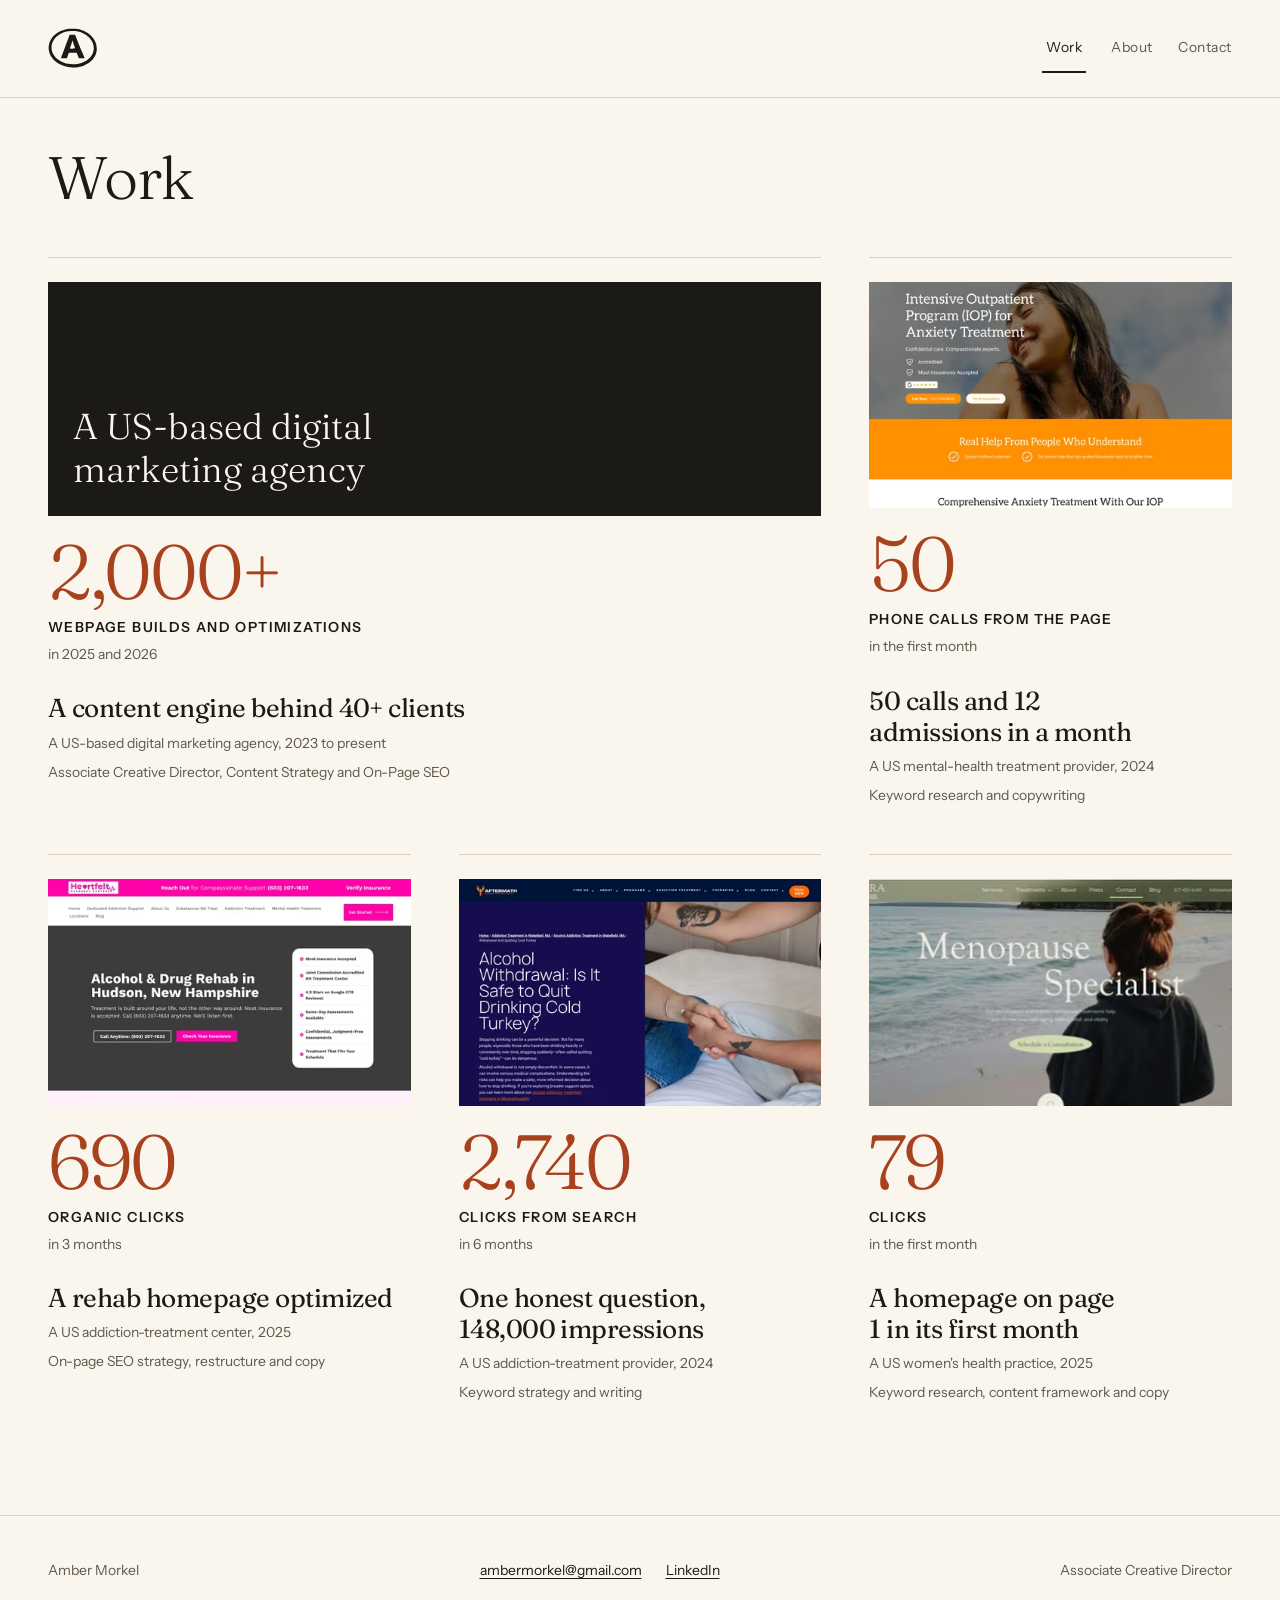
<file: work/index.html>
<!doctype html>
<html lang="en-US"><head><meta charset="utf-8"><meta name="viewport" content="width=device-width, initial-scale=1"><title>Case studies: Content &amp; SEO Results | Amber Morkel</title><meta name="description" content="Case studies from Amber Morkel in content &amp; SEO strategy: webpages, blogs, and paid search landing pages for healthcare brands."><meta name="robots" content="index, follow"><link rel="canonical" href="https://ambermorkel.github.io/work/"><meta property="og:type" content="website"><meta property="og:site_name" content="Amber Morkel"><meta property="og:title" content="Case studies: Content &amp; SEO Results | Amber Morkel"><meta property="og:description" content="Case studies from Amber Morkel in content &amp; SEO strategy: webpages, blogs, and paid search landing pages for healthcare brands."><meta property="og:locale" content="en_US"><meta property="og:url" content="https://ambermorkel.github.io/work/"><meta property="og:image" content="https://ambermorkel.github.io/og/work.png"><meta property="og:image:width" content="1200"><meta property="og:image:height" content="630"><meta property="og:image:alt" content="Share card: Case studies: Content &amp; SEO Results | Amber Morkel"><meta name="twitter:card" content="summary_large_image"><meta name="twitter:title" content="Case studies: Content &amp; SEO Results | Amber Morkel"><meta name="twitter:description" content="Case studies from Amber Morkel in content &amp; SEO strategy: webpages, blogs, and paid search landing pages for healthcare brands."><meta name="twitter:image" content="https://ambermorkel.github.io/og/work.png"><link rel="preload" href="/assets/fonts/fraunces-latin-300-normal.woff2" as="font" type="font/woff2" crossorigin=""><link rel="preload" href="/assets/fonts/instrument-sans-latin-400-normal.woff2" as="font" type="font/woff2" crossorigin=""><link rel="preload" href="/assets/fonts/fraunces-latin-400-normal.woff2" as="font" type="font/woff2" crossorigin=""><link rel="preload" href="/assets/fonts/fraunces-latin-300-italic.woff2" as="font" type="font/woff2" crossorigin=""><link rel="preload" href="/assets/fonts/instrument-sans-latin-600-normal.woff2" as="font" type="font/woff2" crossorigin=""><link rel="icon" href="/favicon.svg" type="image/svg+xml"><link rel="apple-touch-icon" href="/apple-touch-icon.png"><link rel="stylesheet" href="/assets/css/site.css"><script type="application/ld+json">{"@context":"https://schema.org","@type":"Person","@id":"https://ambermorkel.github.io/#person","name":"Amber Morkel","jobTitle":"Associate Creative Director, Content Strategy and On-Page SEO","url":"https://ambermorkel.github.io/","sameAs":["https://www.linkedin.com/in/a-way-with-words-amber/"],"worksFor":{"@type":"Organization","name":"Poirier Agency"},"alumniOf":[{"@type":"EducationalOrganization","name":"University of KwaZulu-Natal"}],"knowsAbout":["SEO strategy and organic growth","Content systems and frameworks","Regulated and complex content (healthcare, behavioral health, addiction treatment)","AI, AEO and LLM-aware optimization"]}</script></head><body><a class="skip-link" href="#main">Skip to content</a><header class="site-header"><a class="site-name" href="/" aria-label="Amber Morkel, home"><svg class="logo" xmlns="http://www.w3.org/2000/svg" viewBox="0 0 608 491" aria-hidden="true" focusable="false"><g transform="translate(0,491) scale(1,-1)" fill="currentColor"><path d="M256 481 c-20 -2 -43 -7 -56 -11 -23 -7 -32 -10 -51 -20 -45 -21 -82 -52 -107 -90 -6 -9 -19 -33 -21 -39 0 -2 -2 -7 -3 -10 -31 -88 7 -188 96 -246 4 -3 9 -6 10 -7 2 -1 3 -2 3 -2 1 0 3 -1 6 -3 84 -50 210 -60 305 -24 91 36 151 105 160 185 3 31 -2 73 -13 97 0 1 -2 4 -4 8 -13 34 -43 72 -77 97 -10 8 -26 19 -26 19 -1 0 -3 1 -5 3 -5 3 -33 17 -44 21 -5 2 -11 5 -12 5 -16 7 -44 13 -73 17 -13 2 -75 2 -88 0z m82 -28 c40 -5 80 -18 109 -35 2 -1 5 -3 7 -4 40 -22 80 -67 96 -108 39 -103 -18 -203 -140 -244 -66 -22 -154 -21 -214 2 -2 1 -8 4 -13 6 -135 52 -181 188 -100 291 23 30 63 59 99 72 4 2 8 4 9 4 1 1 25 9 33 10 16 4 34 7 56 8 9 1 47 0 58 -2z M265 406 c-1 -1 -3 -6 -6 -14 0 -3 -2 -7 -3 -10 -1 -3 -3 -8 -4 -10 -3 -9 -56 -152 -58 -157 -1 -3 -3 -7 -4 -9 0 -3 -2 -7 -3 -9 -3 -9 -15 -41 -17 -45 0 -3 -1 -5 -2 -6 -1 -2 -1 -4 -2 -5 -1 -3 -3 -9 -6 -16 -2 -5 -2 -5 35 -6 29 0 35 0 36 1 1 1 5 10 9 21 3 11 6 20 7 22 0 1 2 6 4 11 2 5 4 10 4 11 1 1 11 1 49 1 53 0 48 1 54 -13 1 -2 2 -6 3 -8 1 -3 3 -8 5 -13 2 -5 5 -13 7 -18 2 -5 4 -9 4 -10 0 -4 3 -4 37 -4 18 -1 33 0 34 0 2 1 1 6 -12 35 -3 7 -4 8 -8 19 -5 11 -5 12 -8 18 -1 2 -4 9 -6 15 -2 5 -4 10 -5 12 -4 8 -14 32 -17 39 -2 5 -3 9 -4 11 -2 3 -9 20 -16 38 -3 9 -7 18 -8 20 0 1 -3 8 -5 14 -6 15 -13 33 -17 43 -2 4 -4 11 -6 15 l-3 8 -33 0 c-26 0 -34 0 -35 -1z m39 -75 c0 -3 2 -10 7 -23 1 -5 5 -18 8 -27 4 -10 8 -23 10 -29 5 -16 8 -14 -28 -15 -36 0 -34 -2 -28 16 8 22 13 38 17 52 2 7 5 15 6 17 0 2 1 5 1 5 0 6 5 10 7 4z"></path></g></svg></a><nav aria-label="Main"><ul><li><a href="/work/" aria-current="page">Work</a></li><li><a href="/about/">About</a></li><li><a href="/contact/">Contact</a></li></ul></nav></header><main id="main" tabindex="-1"><h1>Work</h1><h2 class="visually-hidden">Case studies</h2><ul class="work-list"><li class="work-card"><div class="card-panel" aria-hidden="true"><span>A US-based digital marketing agency</span></div><p class="metric"><span class="metric-value">2,000+</span> <span class="metric-label">Webpage builds and optimizations</span> <span class="metric-period">in 2025 and 2026</span></p><h3><a href="/work/content-engine/">A content engine behind 40+ clients</a></h3><p>A US-based digital marketing agency, 2023 to present</p><p>Associate Creative Director, Content Strategy and On-Page SEO</p></li><li class="work-card"><picture><source type="image/avif" srcset="/assets/img/e93d9ce6537f-480.avif 480w, /assets/img/35d82a187f0c-960.avif 960w, /assets/img/d718ca341951-1600.avif 1600w" sizes="(min-width: 66rem) 370px, (min-width: 48rem) 50vw, 100vw"><source type="image/webp" srcset="/assets/img/7707f4cad7fa-480.webp 480w, /assets/img/e3c05c9082bc-960.webp 960w, /assets/img/ca6dc845a37e-1600.webp 1600w" sizes="(min-width: 66rem) 370px, (min-width: 48rem) 50vw, 100vw"><img src="/assets/img/8ca4d5a88e57-960.jpg" srcset="/assets/img/e04c120eac54-480.jpg 480w, /assets/img/8ca4d5a88e57-960.jpg 960w, /assets/img/db5e21157816-1600.jpg 1600w" sizes="(min-width: 66rem) 370px, (min-width: 48rem) 50vw, 100vw" width="960" height="600" alt="Landing page on desktop: the headline Intensive Outpatient Program (IOP) for Anxiety Treatment, a call-now button, and an orange band reading Real Help From People Who Understand." loading="lazy" decoding="async"></picture><p class="metric"><span class="metric-value">50</span> <span class="metric-label">Phone calls from the page</span> <span class="metric-period">in the first month</span></p><h3><a href="/work/anxiety-program-landing-page/">50 calls and 12 admissions in a month</a></h3><p>A US mental-health treatment provider, 2024</p><p>Keyword research and copywriting</p></li><li class="work-card"><picture><source type="image/avif" srcset="/assets/img/92cff9f7a3a1-480.avif 480w, /assets/img/d7c29438a533-960.avif 960w, /assets/img/e2d235e0f32f-1600.avif 1600w" sizes="(min-width: 66rem) 370px, (min-width: 48rem) 50vw, 100vw"><source type="image/webp" srcset="/assets/img/70a0aca70e87-480.webp 480w, /assets/img/7a2906fc9455-960.webp 960w, /assets/img/0fa3dbfe3e06-1600.webp 1600w" sizes="(min-width: 66rem) 370px, (min-width: 48rem) 50vw, 100vw"><img src="/assets/img/1b9ab97902d7-960.jpg" srcset="/assets/img/d8b0c25b9c95-480.jpg 480w, /assets/img/1b9ab97902d7-960.jpg 960w, /assets/img/504cf1d51e68-1600.jpg 1600w" sizes="(min-width: 66rem) 370px, (min-width: 48rem) 50vw, 100vw" width="960" height="600" alt="Heartfelt Recovery Centers homepage on desktop: the headline Alcohol and Drug Rehab in Hudson, New Hampshire, call and insurance buttons, and a panel of reasons to choose the center." loading="lazy" decoding="async"></picture><p class="metric"><span class="metric-value">690</span> <span class="metric-label">Organic clicks</span> <span class="metric-period">in 3 months</span></p><h3><a href="/work/addiction-recovery-homepage/">A rehab homepage optimized</a></h3><p>A US addiction-treatment center, 2025</p><p>On-page SEO strategy, restructure and copy</p></li><li class="work-card"><picture><source type="image/avif" srcset="/assets/img/af8a2f0808f3-480.avif 480w, /assets/img/db7644f82607-960.avif 960w, /assets/img/597bb2d75b8c-1600.avif 1600w" sizes="(min-width: 66rem) 370px, (min-width: 48rem) 50vw, 100vw"><source type="image/webp" srcset="/assets/img/52754f95bd68-480.webp 480w, /assets/img/b2df45940463-960.webp 960w, /assets/img/01d7408e9c48-1600.webp 1600w" sizes="(min-width: 66rem) 370px, (min-width: 48rem) 50vw, 100vw"><img src="/assets/img/63dcb7a43dcc-960.jpg" srcset="/assets/img/dcb46ee75101-480.jpg 480w, /assets/img/63dcb7a43dcc-960.jpg 960w, /assets/img/7918546e60bd-1600.jpg 1600w" sizes="(min-width: 66rem) 370px, (min-width: 48rem) 50vw, 100vw" width="960" height="600" alt="Aftermath blog article on desktop: the headline Alcohol Withdrawal: Is It Safe to Quit Drinking Cold Turkey?, its opening answer, and a photograph of two people holding hands." loading="lazy" decoding="async"></picture><p class="metric"><span class="metric-value">2,740</span> <span class="metric-label">Clicks from search</span> <span class="metric-period">in 6 months</span></p><h3><a href="/work/cold-turkey-blog/">One honest question, 148,000 impressions</a></h3><p>A US addiction-treatment provider, 2024</p><p>Keyword strategy and writing</p></li><li class="work-card"><picture><source type="image/avif" srcset="/assets/img/a88a5d02730e-480.avif 480w, /assets/img/4ea87f89cce2-808.avif 808w" sizes="(min-width: 66rem) 370px, (min-width: 48rem) 50vw, 100vw"><source type="image/webp" srcset="/assets/img/8e88290a1808-480.webp 480w, /assets/img/680548a8da12-808.webp 808w" sizes="(min-width: 66rem) 370px, (min-width: 48rem) 50vw, 100vw"><img src="/assets/img/20e21a02436b-808.jpg" srcset="/assets/img/29a7c33969ef-480.jpg 480w, /assets/img/20e21a02436b-808.jpg 808w" sizes="(min-width: 66rem) 370px, (min-width: 48rem) 50vw, 100vw" width="808" height="383" alt="Arcara Access homepage as launched: the headline Menopause Specialist over a beach photograph, with a button to schedule a consultation." loading="lazy" decoding="async"></picture><p class="metric"><span class="metric-value">79</span> <span class="metric-label">Clicks</span> <span class="metric-period">in the first month</span></p><h3><a href="/work/menopause-practice-homepage/">A homepage on page 1 in its first month</a></h3><p>A US women's health practice, 2025</p><p>Keyword research, content framework and copy</p></li></ul></main><footer class="site-footer"><p>Amber Morkel</p><ul><li><a href="mailto:ambermorkel@gmail.com">ambermorkel@gmail.com</a></li><li><a href="https://www.linkedin.com/in/a-way-with-words-amber/" rel="me noopener noreferrer">LinkedIn</a></li></ul><p class="footer-role">Associate Creative Director</p></footer></body></html>
</file>
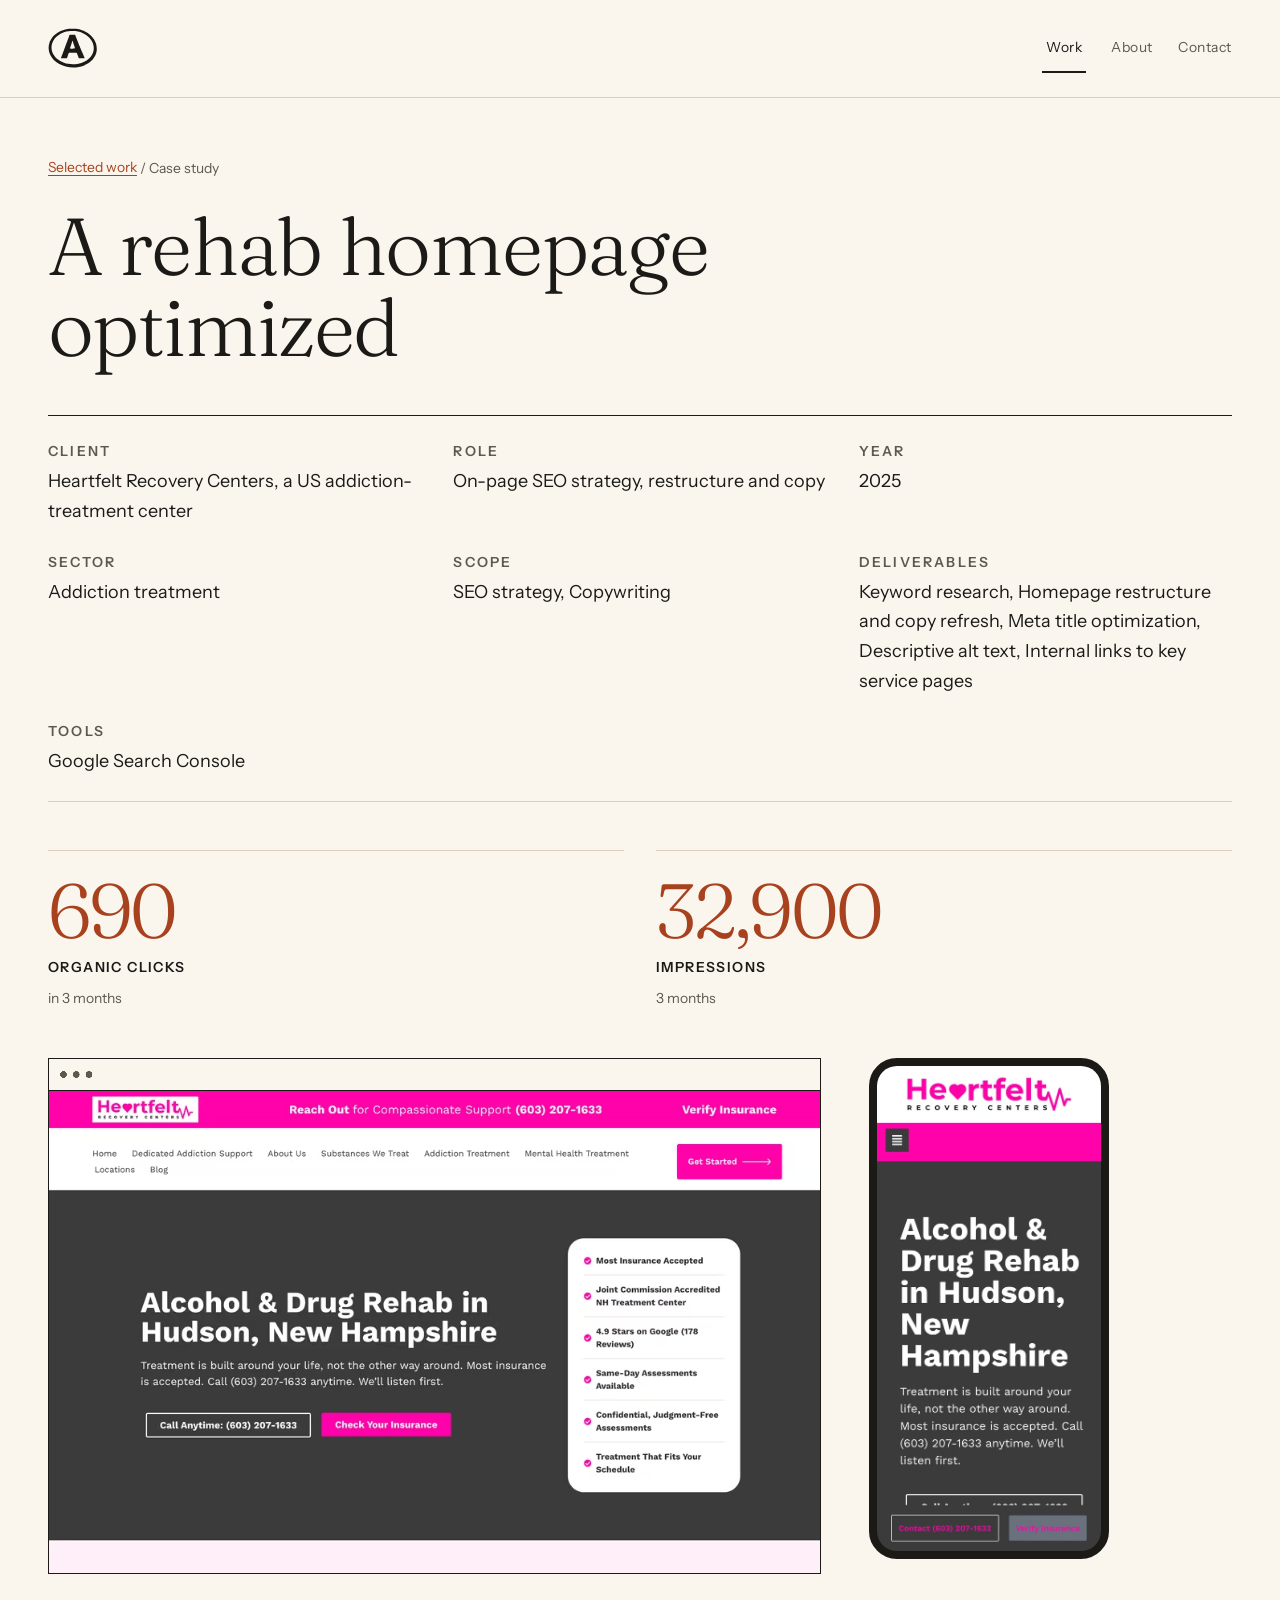
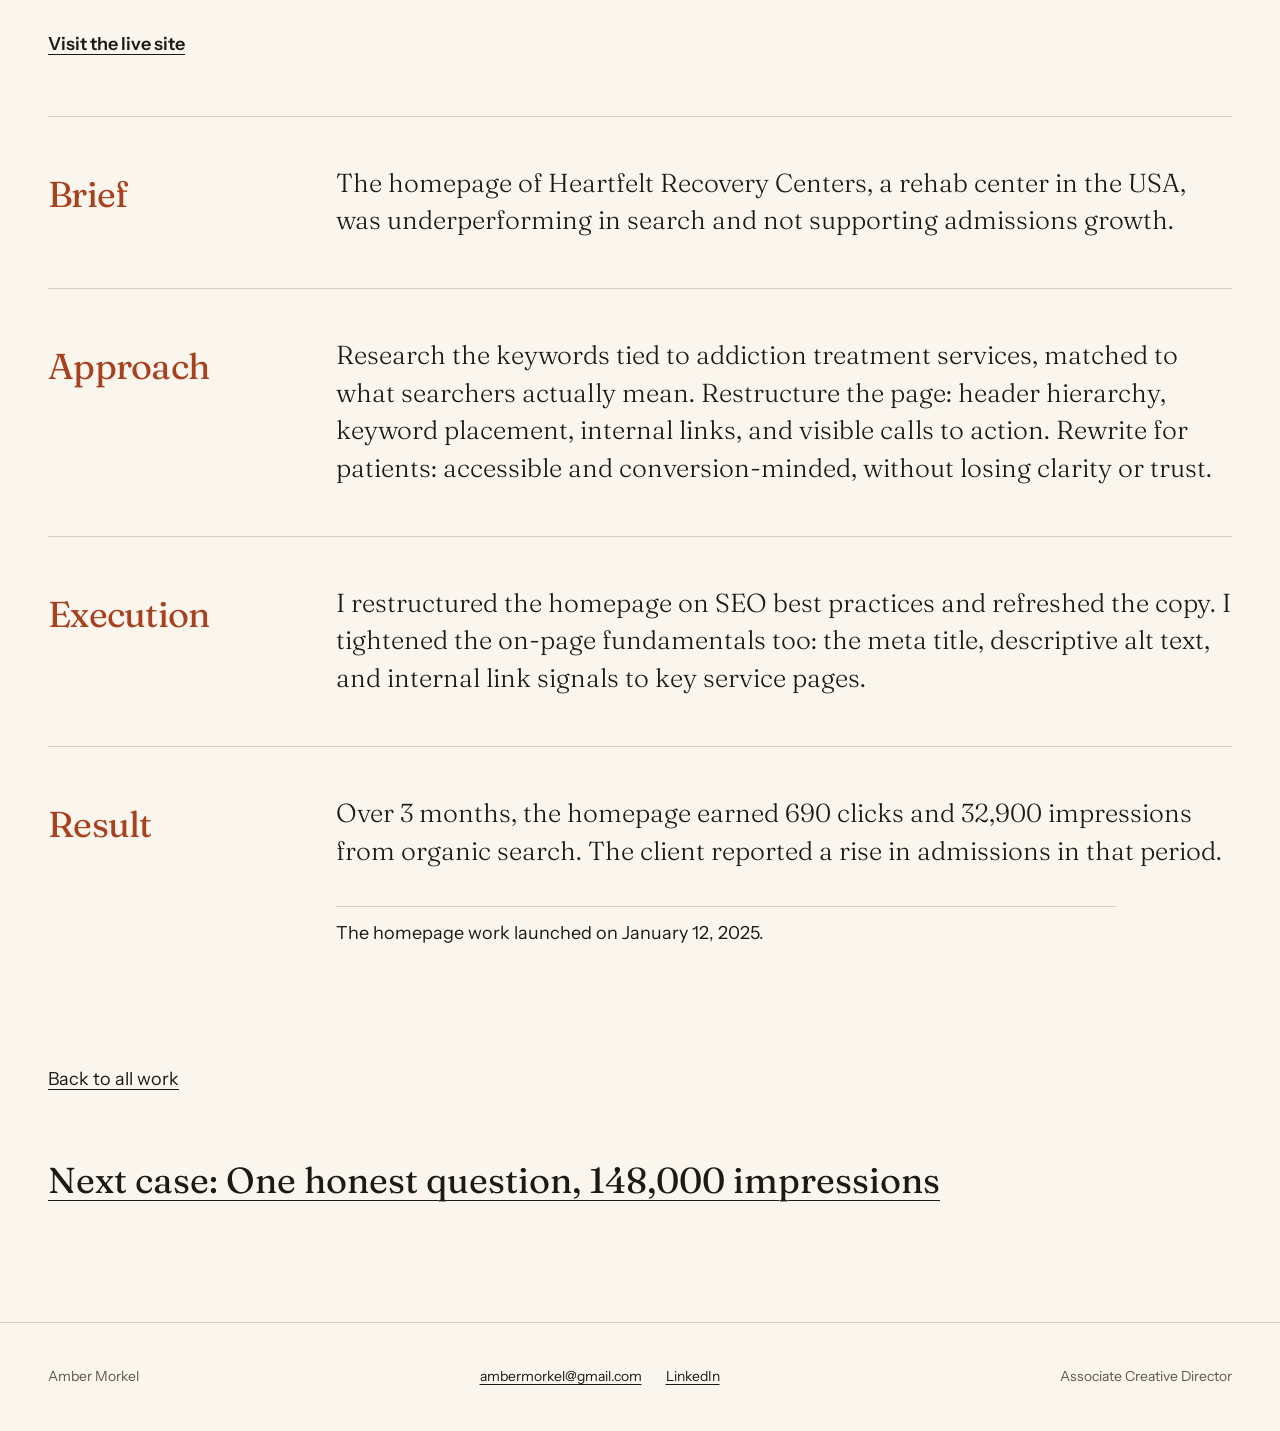
<file: work/addiction-recovery-homepage/index.html>
<!doctype html>
<html lang="en-US"><head><meta charset="utf-8"><meta name="viewport" content="width=device-width, initial-scale=1"><title>Rehab Homepage SEO: 690 Clicks in 3 Months | Amber Morkel</title><meta name="description" content="Heartfelt Recovery Centers' homepage was lagging in search. Amber Morkel restructured it: 690 organic clicks and 32,900 impressions in 3 months."><meta name="robots" content="index, follow"><link rel="canonical" href="https://ambermorkel.github.io/work/addiction-recovery-homepage/"><meta property="og:type" content="website"><meta property="og:site_name" content="Amber Morkel"><meta property="og:title" content="Rehab Homepage SEO: 690 Clicks in 3 Months | Amber Morkel"><meta property="og:description" content="Heartfelt Recovery Centers' homepage was lagging in search. Amber Morkel restructured it: 690 organic clicks and 32,900 impressions in 3 months."><meta property="og:locale" content="en_US"><meta property="og:url" content="https://ambermorkel.github.io/work/addiction-recovery-homepage/"><meta property="og:image" content="https://ambermorkel.github.io/og/work-addiction-recovery-homepage.png"><meta property="og:image:width" content="1200"><meta property="og:image:height" content="630"><meta property="og:image:alt" content="Share card: Rehab Homepage SEO: 690 Clicks in 3 Months | Amber Morkel"><meta name="twitter:card" content="summary_large_image"><meta name="twitter:title" content="Rehab Homepage SEO: 690 Clicks in 3 Months | Amber Morkel"><meta name="twitter:description" content="Heartfelt Recovery Centers' homepage was lagging in search. Amber Morkel restructured it: 690 organic clicks and 32,900 impressions in 3 months."><meta name="twitter:image" content="https://ambermorkel.github.io/og/work-addiction-recovery-homepage.png"><link rel="preload" href="/assets/fonts/fraunces-latin-300-normal.woff2" as="font" type="font/woff2" crossorigin=""><link rel="preload" href="/assets/fonts/instrument-sans-latin-400-normal.woff2" as="font" type="font/woff2" crossorigin=""><link rel="preload" href="/assets/fonts/fraunces-latin-400-normal.woff2" as="font" type="font/woff2" crossorigin=""><link rel="preload" href="/assets/fonts/fraunces-latin-300-italic.woff2" as="font" type="font/woff2" crossorigin=""><link rel="preload" href="/assets/fonts/instrument-sans-latin-600-normal.woff2" as="font" type="font/woff2" crossorigin=""><link rel="icon" href="/favicon.svg" type="image/svg+xml"><link rel="apple-touch-icon" href="/apple-touch-icon.png"><link rel="stylesheet" href="/assets/css/site.css"><script type="application/ld+json">{"@context":"https://schema.org","@graph":[{"@type":"Person","@id":"https://ambermorkel.github.io/#person","name":"Amber Morkel","jobTitle":"Associate Creative Director, Content Strategy and On-Page SEO","url":"https://ambermorkel.github.io/","sameAs":["https://www.linkedin.com/in/a-way-with-words-amber/"],"worksFor":{"@type":"Organization","name":"Poirier Agency"},"alumniOf":[{"@type":"EducationalOrganization","name":"University of KwaZulu-Natal"}],"knowsAbout":["SEO strategy and organic growth","Content systems and frameworks","Regulated and complex content (healthcare, behavioral health, addiction treatment)","AI, AEO and LLM-aware optimization"]},{"@type":"CreativeWork","name":"A rehab homepage optimized","url":"https://ambermorkel.github.io/work/addiction-recovery-homepage/","about":"Addiction treatment","creator":{"@id":"https://ambermorkel.github.io/#person"},"dateCreated":"2025","description":"Heartfelt Recovery Centers' homepage was lagging in search. Amber Morkel restructured it: 690 organic clicks and 32,900 impressions in 3 months.","image":"https://ambermorkel.github.io/og/work-addiction-recovery-homepage.png","sourceOrganization":{"@type":"Organization","name":"Heartfelt Recovery Centers"}}]}</script></head><body><a class="skip-link" href="#main">Skip to content</a><header class="site-header"><a class="site-name" href="/" aria-label="Amber Morkel, home"><svg class="logo" xmlns="http://www.w3.org/2000/svg" viewBox="0 0 608 491" aria-hidden="true" focusable="false"><g transform="translate(0,491) scale(1,-1)" fill="currentColor"><path d="M256 481 c-20 -2 -43 -7 -56 -11 -23 -7 -32 -10 -51 -20 -45 -21 -82 -52 -107 -90 -6 -9 -19 -33 -21 -39 0 -2 -2 -7 -3 -10 -31 -88 7 -188 96 -246 4 -3 9 -6 10 -7 2 -1 3 -2 3 -2 1 0 3 -1 6 -3 84 -50 210 -60 305 -24 91 36 151 105 160 185 3 31 -2 73 -13 97 0 1 -2 4 -4 8 -13 34 -43 72 -77 97 -10 8 -26 19 -26 19 -1 0 -3 1 -5 3 -5 3 -33 17 -44 21 -5 2 -11 5 -12 5 -16 7 -44 13 -73 17 -13 2 -75 2 -88 0z m82 -28 c40 -5 80 -18 109 -35 2 -1 5 -3 7 -4 40 -22 80 -67 96 -108 39 -103 -18 -203 -140 -244 -66 -22 -154 -21 -214 2 -2 1 -8 4 -13 6 -135 52 -181 188 -100 291 23 30 63 59 99 72 4 2 8 4 9 4 1 1 25 9 33 10 16 4 34 7 56 8 9 1 47 0 58 -2z M265 406 c-1 -1 -3 -6 -6 -14 0 -3 -2 -7 -3 -10 -1 -3 -3 -8 -4 -10 -3 -9 -56 -152 -58 -157 -1 -3 -3 -7 -4 -9 0 -3 -2 -7 -3 -9 -3 -9 -15 -41 -17 -45 0 -3 -1 -5 -2 -6 -1 -2 -1 -4 -2 -5 -1 -3 -3 -9 -6 -16 -2 -5 -2 -5 35 -6 29 0 35 0 36 1 1 1 5 10 9 21 3 11 6 20 7 22 0 1 2 6 4 11 2 5 4 10 4 11 1 1 11 1 49 1 53 0 48 1 54 -13 1 -2 2 -6 3 -8 1 -3 3 -8 5 -13 2 -5 5 -13 7 -18 2 -5 4 -9 4 -10 0 -4 3 -4 37 -4 18 -1 33 0 34 0 2 1 1 6 -12 35 -3 7 -4 8 -8 19 -5 11 -5 12 -8 18 -1 2 -4 9 -6 15 -2 5 -4 10 -5 12 -4 8 -14 32 -17 39 -2 5 -3 9 -4 11 -2 3 -9 20 -16 38 -3 9 -7 18 -8 20 0 1 -3 8 -5 14 -6 15 -13 33 -17 43 -2 4 -4 11 -6 15 l-3 8 -33 0 c-26 0 -34 0 -35 -1z m39 -75 c0 -3 2 -10 7 -23 1 -5 5 -18 8 -27 4 -10 8 -23 10 -29 5 -16 8 -14 -28 -15 -36 0 -34 -2 -28 16 8 22 13 38 17 52 2 7 5 15 6 17 0 2 1 5 1 5 0 6 5 10 7 4z"></path></g></svg></a><nav aria-label="Main"><ul><li><a href="/work/" aria-current="page">Work</a></li><li><a href="/about/">About</a></li><li><a href="/contact/">Contact</a></li></ul></nav></header><main id="main" tabindex="-1"><article class="case-study"><nav aria-label="Breadcrumb"><p class="crumb"><a href="/work/">Selected work</a><span aria-hidden="true"> / </span><span aria-current="page">Case study</span></p></nav><h1>A rehab homepage optimized</h1><dl class="meta"><div><dt>Client</dt><dd>Heartfelt Recovery Centers, a US addiction-treatment center</dd></div><div><dt>Role</dt><dd>On-page SEO strategy, restructure and copy</dd></div><div><dt>Year</dt><dd>2025</dd></div><div><dt>Sector</dt><dd>Addiction treatment</dd></div><div><dt>Scope</dt><dd>SEO strategy, Copywriting</dd></div><div><dt>Deliverables</dt><dd>Keyword research, Homepage restructure and copy refresh, Meta title optimization, Descriptive alt text, Internal links to key service pages</dd></div><div><dt>Tools</dt><dd>Google Search Console</dd></div></dl><div class="metrics"><p class="metric"><span class="metric-value">690</span> <span class="metric-label">Organic clicks</span> <span class="metric-period">in 3 months</span></p><p class="metric"><span class="metric-value">32,900</span> <span class="metric-label">Impressions</span> <span class="metric-period">3 months</span></p></div><div class="media"><figure class="shot shot-desktop"><picture><source type="image/avif" srcset="/assets/img/92cff9f7a3a1-480.avif 480w, /assets/img/d7c29438a533-960.avif 960w, /assets/img/e2d235e0f32f-1600.avif 1600w" sizes="(min-width: 80rem) 760px, (min-width: 48rem) 64vw, 100vw"><source type="image/webp" srcset="/assets/img/70a0aca70e87-480.webp 480w, /assets/img/7a2906fc9455-960.webp 960w, /assets/img/0fa3dbfe3e06-1600.webp 1600w" sizes="(min-width: 80rem) 760px, (min-width: 48rem) 64vw, 100vw"><img src="/assets/img/1b9ab97902d7-960.jpg" srcset="/assets/img/d8b0c25b9c95-480.jpg 480w, /assets/img/1b9ab97902d7-960.jpg 960w, /assets/img/504cf1d51e68-1600.jpg 1600w" sizes="(min-width: 80rem) 760px, (min-width: 48rem) 64vw, 100vw" width="960" height="600" alt="Heartfelt Recovery Centers homepage on desktop: the headline Alcohol and Drug Rehab in Hudson, New Hampshire, call and insurance buttons, and a panel of reasons to choose the center." loading="lazy" decoding="async"></picture></figure><figure class="shot shot-phone"><picture><source type="image/avif" srcset="/assets/img/aa08e81c0ca5-480.avif 480w, /assets/img/5144ad79263c-780.avif 780w" sizes="240px"><source type="image/webp" srcset="/assets/img/147e58675e3d-480.webp 480w, /assets/img/a5379326b9b5-780.webp 780w" sizes="240px"><img src="/assets/img/1f9503a7d8cd-780.jpg" srcset="/assets/img/1f2f125eff40-480.jpg 480w, /assets/img/1f9503a7d8cd-780.jpg 780w" sizes="240px" width="780" height="1688" alt="The same Heartfelt Recovery Centers homepage on a phone, with the headline and call button first." loading="lazy" decoding="async"></picture></figure></div><p><a class="live text-link" href="https://heartfeltrecoverycenters.com/" rel="noopener noreferrer">Visit the live site</a></p><section><h2>Brief</h2><p>The homepage of Heartfelt Recovery Centers, a rehab center in the USA, was underperforming in search and not supporting admissions growth.</p></section><section><h2>Approach</h2><p>Research the keywords tied to addiction treatment services, matched to what searchers actually mean. Restructure the page: header hierarchy, keyword placement, internal links, and visible calls to action. Rewrite for patients: accessible and conversion-minded, without losing clarity or trust.</p></section><section><h2>Execution</h2><p>I restructured the homepage on SEO best practices and refreshed the copy. I tightened the on-page fundamentals too: the meta title, descriptive alt text, and internal link signals to key service pages.</p></section><section><h2>Result</h2><p>Over 3 months, the homepage earned 690 clicks and 32,900 impressions from organic search. The client reported a rise in admissions in that period.</p><ul><li>The homepage work launched on January 12, 2025.</li></ul></section><p><a class="text-link" href="/work/">Back to all work</a></p><p class="next-case"><a href="/work/cold-turkey-blog/">Next case: One honest question, 148,000 impressions</a></p></article></main><footer class="site-footer"><p>Amber Morkel</p><ul><li><a href="mailto:ambermorkel@gmail.com">ambermorkel@gmail.com</a></li><li><a href="https://www.linkedin.com/in/a-way-with-words-amber/" rel="me noopener noreferrer">LinkedIn</a></li></ul><p class="footer-role">Associate Creative Director</p></footer></body></html>
</file>
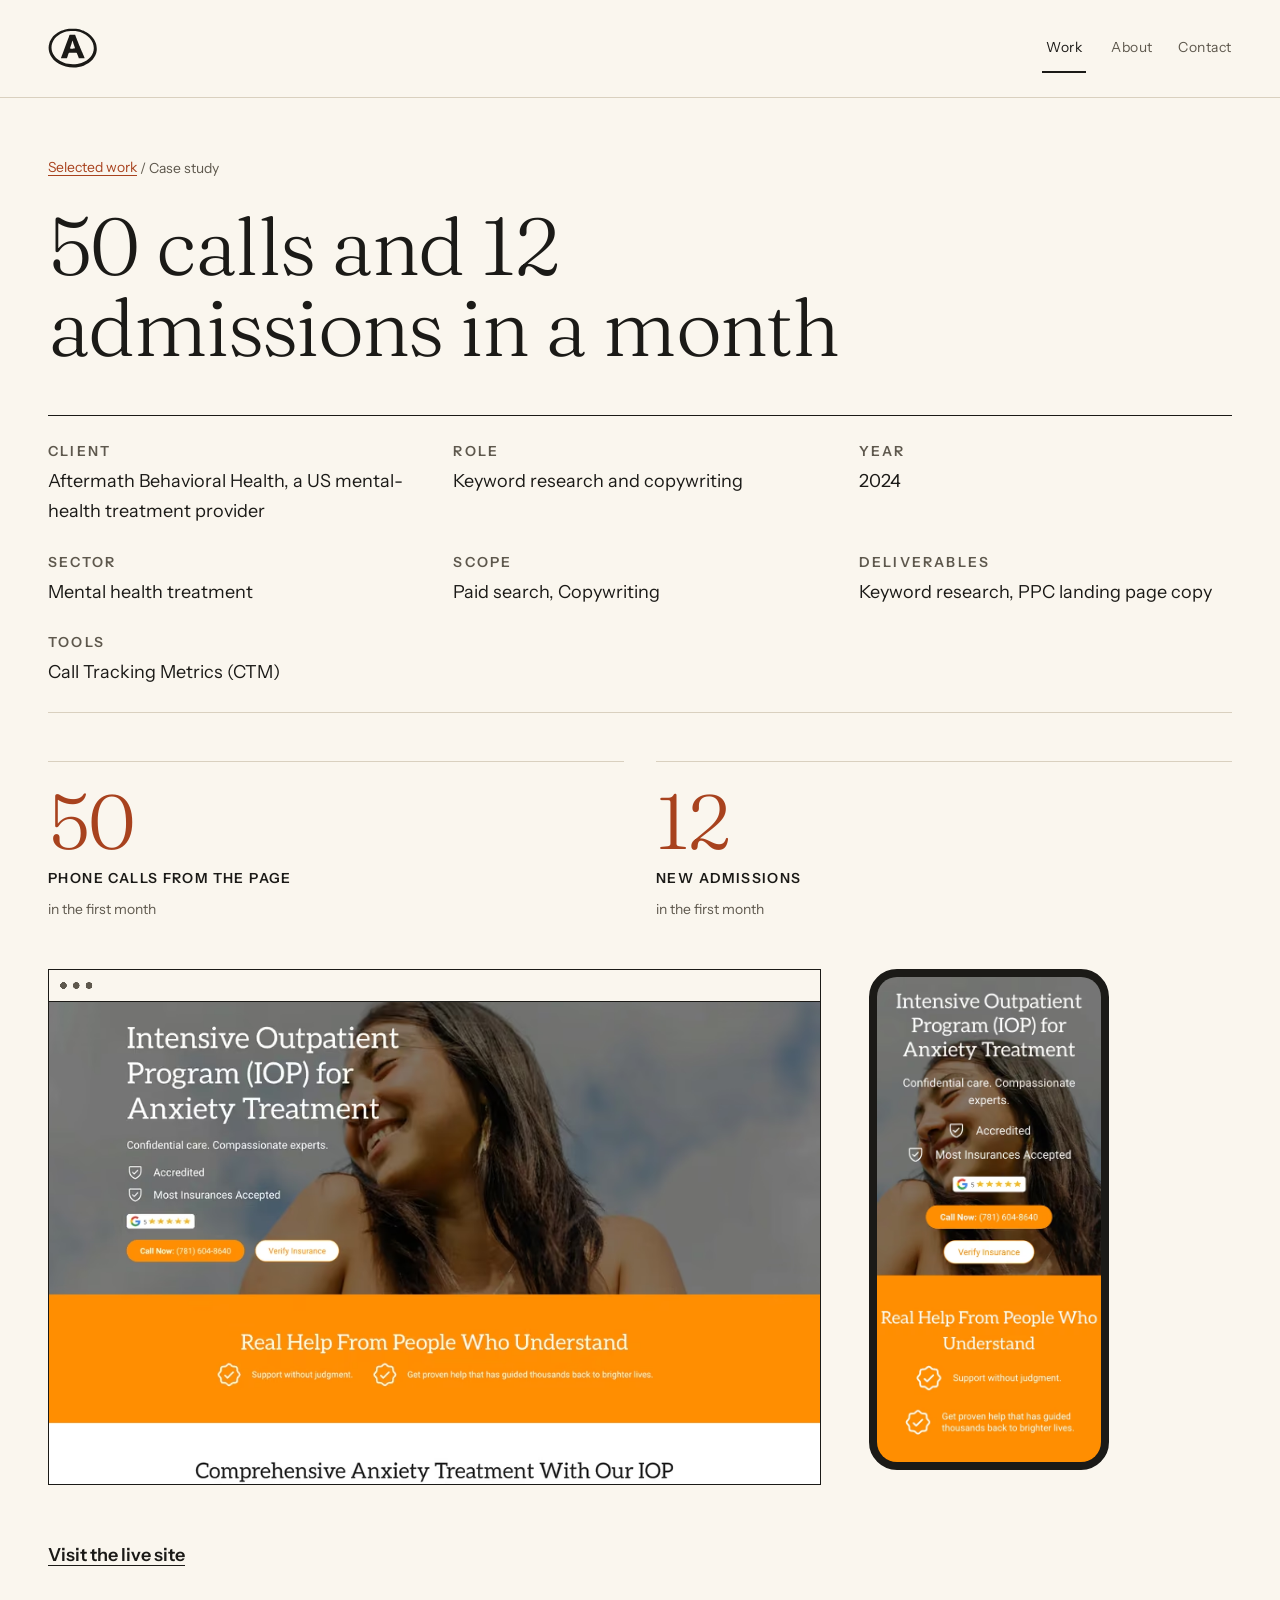
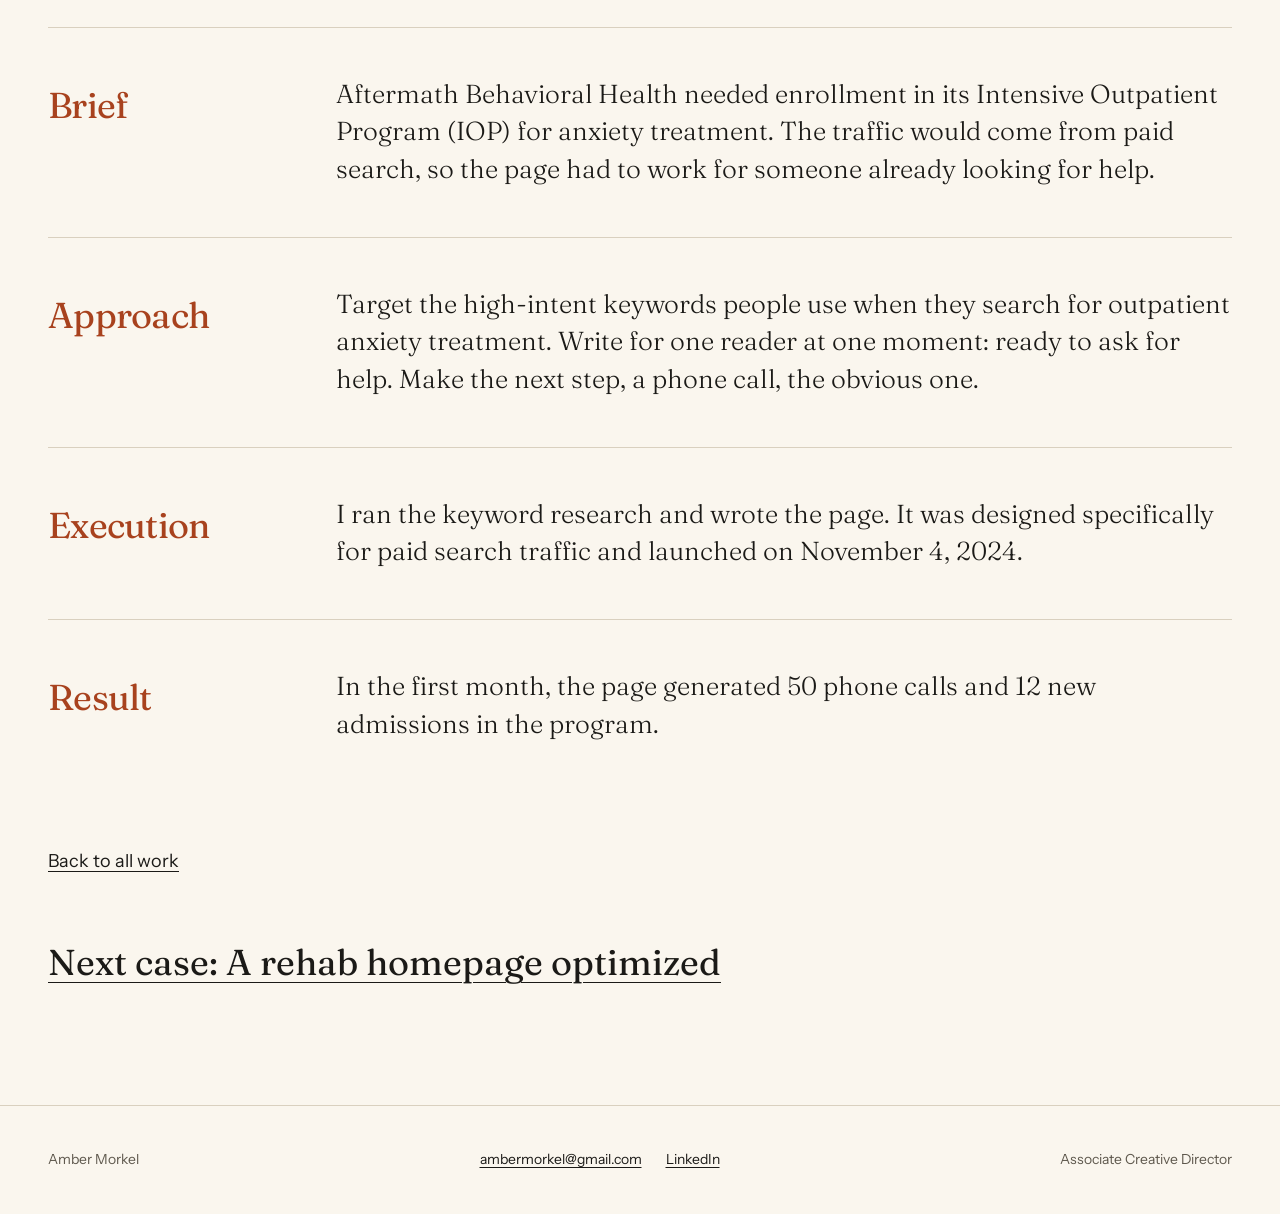
<file: work/anxiety-program-landing-page/index.html>
<!doctype html>
<html lang="en-US"><head><meta charset="utf-8"><meta name="viewport" content="width=device-width, initial-scale=1"><title>Anxiety PPC Page: 50 Calls, 12 Admissions | Amber Morkel</title><meta name="description" content="Amber Morkel wrote a paid search page for Aftermath Behavioral Health's anxiety IOP: 50 phone calls and 12 new admissions in the first month."><meta name="robots" content="index, follow"><link rel="canonical" href="https://ambermorkel.github.io/work/anxiety-program-landing-page/"><meta property="og:type" content="website"><meta property="og:site_name" content="Amber Morkel"><meta property="og:title" content="Anxiety PPC Page: 50 Calls, 12 Admissions | Amber Morkel"><meta property="og:description" content="Amber Morkel wrote a paid search page for Aftermath Behavioral Health's anxiety IOP: 50 phone calls and 12 new admissions in the first month."><meta property="og:locale" content="en_US"><meta property="og:url" content="https://ambermorkel.github.io/work/anxiety-program-landing-page/"><meta property="og:image" content="https://ambermorkel.github.io/og/work-anxiety-program-landing-page.png"><meta property="og:image:width" content="1200"><meta property="og:image:height" content="630"><meta property="og:image:alt" content="Share card: Anxiety PPC Page: 50 Calls, 12 Admissions | Amber Morkel"><meta name="twitter:card" content="summary_large_image"><meta name="twitter:title" content="Anxiety PPC Page: 50 Calls, 12 Admissions | Amber Morkel"><meta name="twitter:description" content="Amber Morkel wrote a paid search page for Aftermath Behavioral Health's anxiety IOP: 50 phone calls and 12 new admissions in the first month."><meta name="twitter:image" content="https://ambermorkel.github.io/og/work-anxiety-program-landing-page.png"><link rel="preload" href="/assets/fonts/fraunces-latin-300-normal.woff2" as="font" type="font/woff2" crossorigin=""><link rel="preload" href="/assets/fonts/instrument-sans-latin-400-normal.woff2" as="font" type="font/woff2" crossorigin=""><link rel="preload" href="/assets/fonts/fraunces-latin-400-normal.woff2" as="font" type="font/woff2" crossorigin=""><link rel="preload" href="/assets/fonts/fraunces-latin-300-italic.woff2" as="font" type="font/woff2" crossorigin=""><link rel="preload" href="/assets/fonts/instrument-sans-latin-600-normal.woff2" as="font" type="font/woff2" crossorigin=""><link rel="icon" href="/favicon.svg" type="image/svg+xml"><link rel="apple-touch-icon" href="/apple-touch-icon.png"><link rel="stylesheet" href="/assets/css/site.css"><script type="application/ld+json">{"@context":"https://schema.org","@graph":[{"@type":"Person","@id":"https://ambermorkel.github.io/#person","name":"Amber Morkel","jobTitle":"Associate Creative Director, Content Strategy and On-Page SEO","url":"https://ambermorkel.github.io/","sameAs":["https://www.linkedin.com/in/a-way-with-words-amber/"],"worksFor":{"@type":"Organization","name":"Poirier Agency"},"alumniOf":[{"@type":"EducationalOrganization","name":"University of KwaZulu-Natal"}],"knowsAbout":["SEO strategy and organic growth","Content systems and frameworks","Regulated and complex content (healthcare, behavioral health, addiction treatment)","AI, AEO and LLM-aware optimization"]},{"@type":"CreativeWork","name":"50 calls and 12 admissions in a month","url":"https://ambermorkel.github.io/work/anxiety-program-landing-page/","about":"Mental health treatment","creator":{"@id":"https://ambermorkel.github.io/#person"},"dateCreated":"2024","description":"Amber Morkel wrote a paid search page for Aftermath Behavioral Health's anxiety IOP: 50 phone calls and 12 new admissions in the first month.","image":"https://ambermorkel.github.io/og/work-anxiety-program-landing-page.png","sourceOrganization":{"@type":"Organization","name":"Aftermath Behavioral Health"}}]}</script></head><body><a class="skip-link" href="#main">Skip to content</a><header class="site-header"><a class="site-name" href="/" aria-label="Amber Morkel, home"><svg class="logo" xmlns="http://www.w3.org/2000/svg" viewBox="0 0 608 491" aria-hidden="true" focusable="false"><g transform="translate(0,491) scale(1,-1)" fill="currentColor"><path d="M256 481 c-20 -2 -43 -7 -56 -11 -23 -7 -32 -10 -51 -20 -45 -21 -82 -52 -107 -90 -6 -9 -19 -33 -21 -39 0 -2 -2 -7 -3 -10 -31 -88 7 -188 96 -246 4 -3 9 -6 10 -7 2 -1 3 -2 3 -2 1 0 3 -1 6 -3 84 -50 210 -60 305 -24 91 36 151 105 160 185 3 31 -2 73 -13 97 0 1 -2 4 -4 8 -13 34 -43 72 -77 97 -10 8 -26 19 -26 19 -1 0 -3 1 -5 3 -5 3 -33 17 -44 21 -5 2 -11 5 -12 5 -16 7 -44 13 -73 17 -13 2 -75 2 -88 0z m82 -28 c40 -5 80 -18 109 -35 2 -1 5 -3 7 -4 40 -22 80 -67 96 -108 39 -103 -18 -203 -140 -244 -66 -22 -154 -21 -214 2 -2 1 -8 4 -13 6 -135 52 -181 188 -100 291 23 30 63 59 99 72 4 2 8 4 9 4 1 1 25 9 33 10 16 4 34 7 56 8 9 1 47 0 58 -2z M265 406 c-1 -1 -3 -6 -6 -14 0 -3 -2 -7 -3 -10 -1 -3 -3 -8 -4 -10 -3 -9 -56 -152 -58 -157 -1 -3 -3 -7 -4 -9 0 -3 -2 -7 -3 -9 -3 -9 -15 -41 -17 -45 0 -3 -1 -5 -2 -6 -1 -2 -1 -4 -2 -5 -1 -3 -3 -9 -6 -16 -2 -5 -2 -5 35 -6 29 0 35 0 36 1 1 1 5 10 9 21 3 11 6 20 7 22 0 1 2 6 4 11 2 5 4 10 4 11 1 1 11 1 49 1 53 0 48 1 54 -13 1 -2 2 -6 3 -8 1 -3 3 -8 5 -13 2 -5 5 -13 7 -18 2 -5 4 -9 4 -10 0 -4 3 -4 37 -4 18 -1 33 0 34 0 2 1 1 6 -12 35 -3 7 -4 8 -8 19 -5 11 -5 12 -8 18 -1 2 -4 9 -6 15 -2 5 -4 10 -5 12 -4 8 -14 32 -17 39 -2 5 -3 9 -4 11 -2 3 -9 20 -16 38 -3 9 -7 18 -8 20 0 1 -3 8 -5 14 -6 15 -13 33 -17 43 -2 4 -4 11 -6 15 l-3 8 -33 0 c-26 0 -34 0 -35 -1z m39 -75 c0 -3 2 -10 7 -23 1 -5 5 -18 8 -27 4 -10 8 -23 10 -29 5 -16 8 -14 -28 -15 -36 0 -34 -2 -28 16 8 22 13 38 17 52 2 7 5 15 6 17 0 2 1 5 1 5 0 6 5 10 7 4z"></path></g></svg></a><nav aria-label="Main"><ul><li><a href="/work/" aria-current="page">Work</a></li><li><a href="/about/">About</a></li><li><a href="/contact/">Contact</a></li></ul></nav></header><main id="main" tabindex="-1"><article class="case-study"><nav aria-label="Breadcrumb"><p class="crumb"><a href="/work/">Selected work</a><span aria-hidden="true"> / </span><span aria-current="page">Case study</span></p></nav><h1>50 calls and 12 admissions in a month</h1><dl class="meta"><div><dt>Client</dt><dd>Aftermath Behavioral Health, a US mental-health treatment provider</dd></div><div><dt>Role</dt><dd>Keyword research and copywriting</dd></div><div><dt>Year</dt><dd>2024</dd></div><div><dt>Sector</dt><dd>Mental health treatment</dd></div><div><dt>Scope</dt><dd>Paid search, Copywriting</dd></div><div><dt>Deliverables</dt><dd>Keyword research, PPC landing page copy</dd></div><div><dt>Tools</dt><dd>Call Tracking Metrics (CTM)</dd></div></dl><div class="metrics"><p class="metric"><span class="metric-value">50</span> <span class="metric-label">Phone calls from the page</span> <span class="metric-period">in the first month</span></p><p class="metric"><span class="metric-value">12</span> <span class="metric-label">New admissions</span> <span class="metric-period">in the first month</span></p></div><div class="media"><figure class="shot shot-desktop"><picture><source type="image/avif" srcset="/assets/img/e93d9ce6537f-480.avif 480w, /assets/img/35d82a187f0c-960.avif 960w, /assets/img/d718ca341951-1600.avif 1600w" sizes="(min-width: 80rem) 760px, (min-width: 48rem) 64vw, 100vw"><source type="image/webp" srcset="/assets/img/7707f4cad7fa-480.webp 480w, /assets/img/e3c05c9082bc-960.webp 960w, /assets/img/ca6dc845a37e-1600.webp 1600w" sizes="(min-width: 80rem) 760px, (min-width: 48rem) 64vw, 100vw"><img src="/assets/img/8ca4d5a88e57-960.jpg" srcset="/assets/img/e04c120eac54-480.jpg 480w, /assets/img/8ca4d5a88e57-960.jpg 960w, /assets/img/db5e21157816-1600.jpg 1600w" sizes="(min-width: 80rem) 760px, (min-width: 48rem) 64vw, 100vw" width="960" height="600" alt="Landing page on desktop: the headline Intensive Outpatient Program (IOP) for Anxiety Treatment, a call-now button, and an orange band reading Real Help From People Who Understand." loading="lazy" decoding="async"></picture></figure><figure class="shot shot-phone"><picture><source type="image/avif" srcset="/assets/img/12a76addaf82-480.avif 480w, /assets/img/81cac373462b-780.avif 780w" sizes="240px"><source type="image/webp" srcset="/assets/img/1624708808f7-480.webp 480w, /assets/img/4be7cc0f132c-780.webp 780w" sizes="240px"><img src="/assets/img/73a8b616f3a6-780.jpg" srcset="/assets/img/27eee714ec6d-480.jpg 480w, /assets/img/73a8b616f3a6-780.jpg 780w" sizes="240px" width="780" height="1688" alt="The same anxiety program landing page on a phone, with the headline and call-now button above the fold." loading="lazy" decoding="async"></picture></figure></div><p><a class="live text-link" href="https://aftermathbehavioralhealth.com/iop-anxiety-treatment-campaign/" rel="noopener noreferrer">Visit the live site</a></p><section><h2>Brief</h2><p>Aftermath Behavioral Health needed enrollment in its Intensive Outpatient Program (IOP) for anxiety treatment. The traffic would come from paid search, so the page had to work for someone already looking for help.</p></section><section><h2>Approach</h2><p>Target the high-intent keywords people use when they search for outpatient anxiety treatment. Write for one reader at one moment: ready to ask for help. Make the next step, a phone call, the obvious one.</p></section><section><h2>Execution</h2><p>I ran the keyword research and wrote the page. It was designed specifically for paid search traffic and launched on November 4, 2024.</p></section><section><h2>Result</h2><p>In the first month, the page generated 50 phone calls and 12 new admissions in the program.</p></section><p><a class="text-link" href="/work/">Back to all work</a></p><p class="next-case"><a href="/work/addiction-recovery-homepage/">Next case: A rehab homepage optimized</a></p></article></main><footer class="site-footer"><p>Amber Morkel</p><ul><li><a href="mailto:ambermorkel@gmail.com">ambermorkel@gmail.com</a></li><li><a href="https://www.linkedin.com/in/a-way-with-words-amber/" rel="me noopener noreferrer">LinkedIn</a></li></ul><p class="footer-role">Associate Creative Director</p></footer></body></html>
</file>
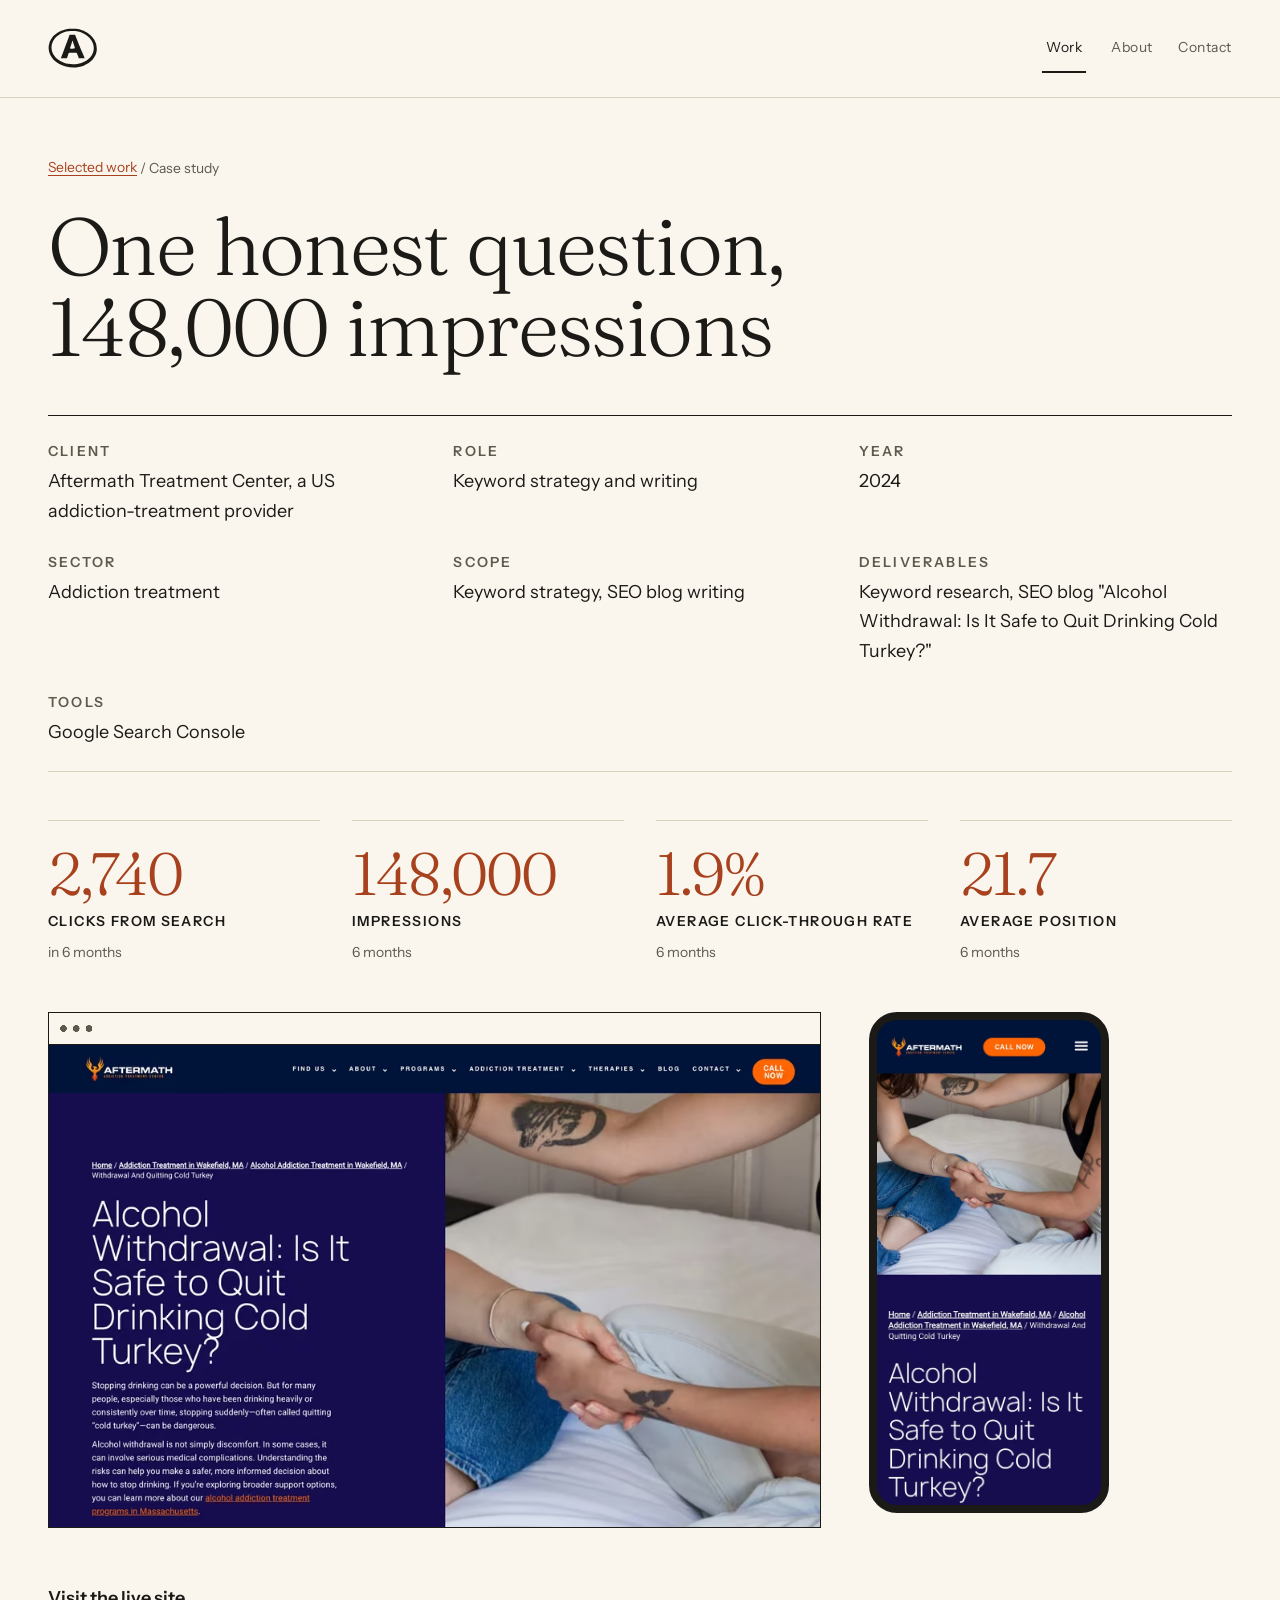
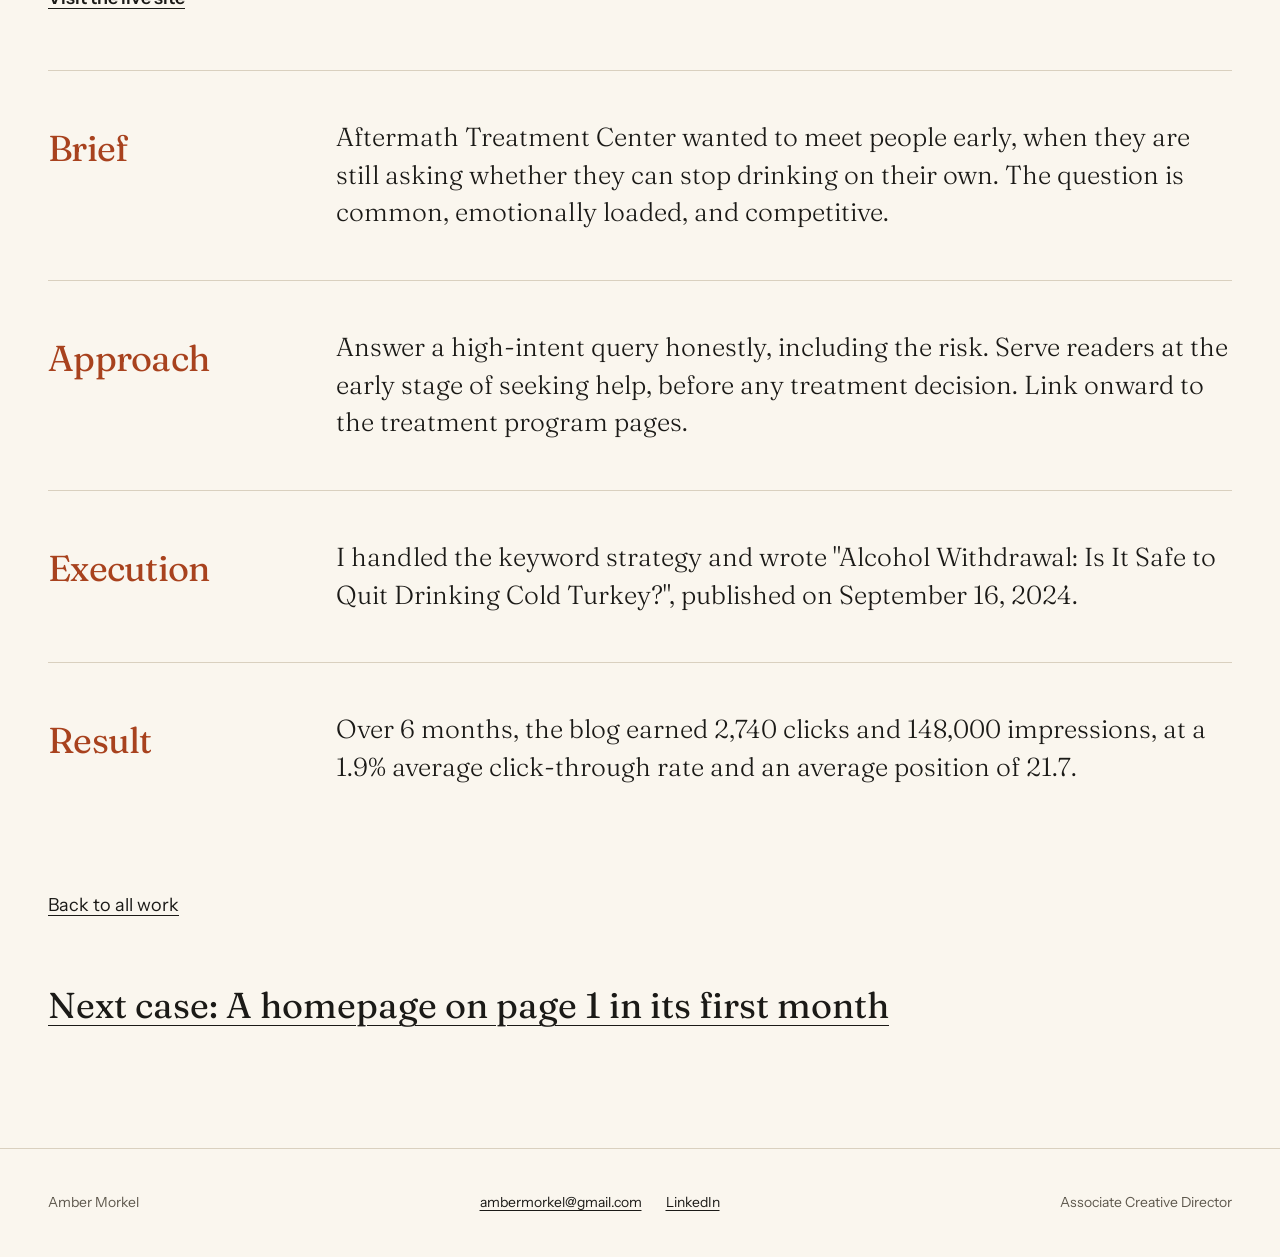
<file: work/cold-turkey-blog/index.html>
<!doctype html>
<html lang="en-US"><head><meta charset="utf-8"><meta name="viewport" content="width=device-width, initial-scale=1"><title>Cold Turkey Blog: 148,000 Impressions | Amber Morkel</title><meta name="description" content="An SEO blog on quitting drinking cold turkey, written for Aftermath Treatment Center: 2,740 clicks and 148,000 impressions over 6 months."><meta name="robots" content="index, follow"><link rel="canonical" href="https://ambermorkel.github.io/work/cold-turkey-blog/"><meta property="og:type" content="website"><meta property="og:site_name" content="Amber Morkel"><meta property="og:title" content="Cold Turkey Blog: 148,000 Impressions | Amber Morkel"><meta property="og:description" content="An SEO blog on quitting drinking cold turkey, written for Aftermath Treatment Center: 2,740 clicks and 148,000 impressions over 6 months."><meta property="og:locale" content="en_US"><meta property="og:url" content="https://ambermorkel.github.io/work/cold-turkey-blog/"><meta property="og:image" content="https://ambermorkel.github.io/og/work-cold-turkey-blog.png"><meta property="og:image:width" content="1200"><meta property="og:image:height" content="630"><meta property="og:image:alt" content="Share card: Cold Turkey Blog: 148,000 Impressions | Amber Morkel"><meta name="twitter:card" content="summary_large_image"><meta name="twitter:title" content="Cold Turkey Blog: 148,000 Impressions | Amber Morkel"><meta name="twitter:description" content="An SEO blog on quitting drinking cold turkey, written for Aftermath Treatment Center: 2,740 clicks and 148,000 impressions over 6 months."><meta name="twitter:image" content="https://ambermorkel.github.io/og/work-cold-turkey-blog.png"><link rel="preload" href="/assets/fonts/fraunces-latin-300-normal.woff2" as="font" type="font/woff2" crossorigin=""><link rel="preload" href="/assets/fonts/instrument-sans-latin-400-normal.woff2" as="font" type="font/woff2" crossorigin=""><link rel="preload" href="/assets/fonts/fraunces-latin-400-normal.woff2" as="font" type="font/woff2" crossorigin=""><link rel="preload" href="/assets/fonts/fraunces-latin-300-italic.woff2" as="font" type="font/woff2" crossorigin=""><link rel="preload" href="/assets/fonts/instrument-sans-latin-600-normal.woff2" as="font" type="font/woff2" crossorigin=""><link rel="icon" href="/favicon.svg" type="image/svg+xml"><link rel="apple-touch-icon" href="/apple-touch-icon.png"><link rel="stylesheet" href="/assets/css/site.css"><script type="application/ld+json">{"@context":"https://schema.org","@graph":[{"@type":"Person","@id":"https://ambermorkel.github.io/#person","name":"Amber Morkel","jobTitle":"Associate Creative Director, Content Strategy and On-Page SEO","url":"https://ambermorkel.github.io/","sameAs":["https://www.linkedin.com/in/a-way-with-words-amber/"],"worksFor":{"@type":"Organization","name":"Poirier Agency"},"alumniOf":[{"@type":"EducationalOrganization","name":"University of KwaZulu-Natal"}],"knowsAbout":["SEO strategy and organic growth","Content systems and frameworks","Regulated and complex content (healthcare, behavioral health, addiction treatment)","AI, AEO and LLM-aware optimization"]},{"@type":"CreativeWork","name":"One honest question, 148,000 impressions","url":"https://ambermorkel.github.io/work/cold-turkey-blog/","about":"Addiction treatment","creator":{"@id":"https://ambermorkel.github.io/#person"},"dateCreated":"2024","description":"An SEO blog on quitting drinking cold turkey, written for Aftermath Treatment Center: 2,740 clicks and 148,000 impressions over 6 months.","image":"https://ambermorkel.github.io/og/work-cold-turkey-blog.png","sourceOrganization":{"@type":"Organization","name":"Aftermath Treatment Center"}}]}</script></head><body><a class="skip-link" href="#main">Skip to content</a><header class="site-header"><a class="site-name" href="/" aria-label="Amber Morkel, home"><svg class="logo" xmlns="http://www.w3.org/2000/svg" viewBox="0 0 608 491" aria-hidden="true" focusable="false"><g transform="translate(0,491) scale(1,-1)" fill="currentColor"><path d="M256 481 c-20 -2 -43 -7 -56 -11 -23 -7 -32 -10 -51 -20 -45 -21 -82 -52 -107 -90 -6 -9 -19 -33 -21 -39 0 -2 -2 -7 -3 -10 -31 -88 7 -188 96 -246 4 -3 9 -6 10 -7 2 -1 3 -2 3 -2 1 0 3 -1 6 -3 84 -50 210 -60 305 -24 91 36 151 105 160 185 3 31 -2 73 -13 97 0 1 -2 4 -4 8 -13 34 -43 72 -77 97 -10 8 -26 19 -26 19 -1 0 -3 1 -5 3 -5 3 -33 17 -44 21 -5 2 -11 5 -12 5 -16 7 -44 13 -73 17 -13 2 -75 2 -88 0z m82 -28 c40 -5 80 -18 109 -35 2 -1 5 -3 7 -4 40 -22 80 -67 96 -108 39 -103 -18 -203 -140 -244 -66 -22 -154 -21 -214 2 -2 1 -8 4 -13 6 -135 52 -181 188 -100 291 23 30 63 59 99 72 4 2 8 4 9 4 1 1 25 9 33 10 16 4 34 7 56 8 9 1 47 0 58 -2z M265 406 c-1 -1 -3 -6 -6 -14 0 -3 -2 -7 -3 -10 -1 -3 -3 -8 -4 -10 -3 -9 -56 -152 -58 -157 -1 -3 -3 -7 -4 -9 0 -3 -2 -7 -3 -9 -3 -9 -15 -41 -17 -45 0 -3 -1 -5 -2 -6 -1 -2 -1 -4 -2 -5 -1 -3 -3 -9 -6 -16 -2 -5 -2 -5 35 -6 29 0 35 0 36 1 1 1 5 10 9 21 3 11 6 20 7 22 0 1 2 6 4 11 2 5 4 10 4 11 1 1 11 1 49 1 53 0 48 1 54 -13 1 -2 2 -6 3 -8 1 -3 3 -8 5 -13 2 -5 5 -13 7 -18 2 -5 4 -9 4 -10 0 -4 3 -4 37 -4 18 -1 33 0 34 0 2 1 1 6 -12 35 -3 7 -4 8 -8 19 -5 11 -5 12 -8 18 -1 2 -4 9 -6 15 -2 5 -4 10 -5 12 -4 8 -14 32 -17 39 -2 5 -3 9 -4 11 -2 3 -9 20 -16 38 -3 9 -7 18 -8 20 0 1 -3 8 -5 14 -6 15 -13 33 -17 43 -2 4 -4 11 -6 15 l-3 8 -33 0 c-26 0 -34 0 -35 -1z m39 -75 c0 -3 2 -10 7 -23 1 -5 5 -18 8 -27 4 -10 8 -23 10 -29 5 -16 8 -14 -28 -15 -36 0 -34 -2 -28 16 8 22 13 38 17 52 2 7 5 15 6 17 0 2 1 5 1 5 0 6 5 10 7 4z"></path></g></svg></a><nav aria-label="Main"><ul><li><a href="/work/" aria-current="page">Work</a></li><li><a href="/about/">About</a></li><li><a href="/contact/">Contact</a></li></ul></nav></header><main id="main" tabindex="-1"><article class="case-study"><nav aria-label="Breadcrumb"><p class="crumb"><a href="/work/">Selected work</a><span aria-hidden="true"> / </span><span aria-current="page">Case study</span></p></nav><h1>One honest question, 148,000 impressions</h1><dl class="meta"><div><dt>Client</dt><dd>Aftermath Treatment Center, a US addiction-treatment provider</dd></div><div><dt>Role</dt><dd>Keyword strategy and writing</dd></div><div><dt>Year</dt><dd>2024</dd></div><div><dt>Sector</dt><dd>Addiction treatment</dd></div><div><dt>Scope</dt><dd>Keyword strategy, SEO blog writing</dd></div><div><dt>Deliverables</dt><dd>Keyword research, SEO blog "Alcohol Withdrawal: Is It Safe to Quit Drinking Cold Turkey?"</dd></div><div><dt>Tools</dt><dd>Google Search Console</dd></div></dl><div class="metrics"><p class="metric"><span class="metric-value">2,740</span> <span class="metric-label">Clicks from search</span> <span class="metric-period">in 6 months</span></p><p class="metric"><span class="metric-value">148,000</span> <span class="metric-label">Impressions</span> <span class="metric-period">6 months</span></p><p class="metric"><span class="metric-value">1.9%</span> <span class="metric-label">Average click-through rate</span> <span class="metric-period">6 months</span></p><p class="metric"><span class="metric-value">21.7</span> <span class="metric-label">Average position</span> <span class="metric-period">6 months</span></p></div><div class="media"><figure class="shot shot-desktop"><picture><source type="image/avif" srcset="/assets/img/af8a2f0808f3-480.avif 480w, /assets/img/db7644f82607-960.avif 960w, /assets/img/597bb2d75b8c-1600.avif 1600w" sizes="(min-width: 80rem) 760px, (min-width: 48rem) 64vw, 100vw"><source type="image/webp" srcset="/assets/img/52754f95bd68-480.webp 480w, /assets/img/b2df45940463-960.webp 960w, /assets/img/01d7408e9c48-1600.webp 1600w" sizes="(min-width: 80rem) 760px, (min-width: 48rem) 64vw, 100vw"><img src="/assets/img/63dcb7a43dcc-960.jpg" srcset="/assets/img/dcb46ee75101-480.jpg 480w, /assets/img/63dcb7a43dcc-960.jpg 960w, /assets/img/7918546e60bd-1600.jpg 1600w" sizes="(min-width: 80rem) 760px, (min-width: 48rem) 64vw, 100vw" width="960" height="600" alt="Aftermath blog article on desktop: the headline Alcohol Withdrawal: Is It Safe to Quit Drinking Cold Turkey?, its opening answer, and a photograph of two people holding hands." loading="lazy" decoding="async"></picture></figure><figure class="shot shot-phone"><picture><source type="image/avif" srcset="/assets/img/80f8127fb51b-480.avif 480w, /assets/img/2c545e6a937c-780.avif 780w" sizes="240px"><source type="image/webp" srcset="/assets/img/cb869ddd1eb0-480.webp 480w, /assets/img/5595922cab0b-780.webp 780w" sizes="240px"><img src="/assets/img/b82256410762-780.jpg" srcset="/assets/img/23b706b8eee7-480.jpg 480w, /assets/img/b82256410762-780.jpg 780w" sizes="240px" width="780" height="1688" alt="The same cold-turkey article on a phone, headline and opening answer first." loading="lazy" decoding="async"></picture></figure></div><p><a class="live text-link" href="https://aftermathtreatmentcenter.com/should-i-quit-drinking-cold-turkey/" rel="noopener noreferrer">Visit the live site</a></p><section><h2>Brief</h2><p>Aftermath Treatment Center wanted to meet people early, when they are still asking whether they can stop drinking on their own. The question is common, emotionally loaded, and competitive.</p></section><section><h2>Approach</h2><p>Answer a high-intent query honestly, including the risk. Serve readers at the early stage of seeking help, before any treatment decision. Link onward to the treatment program pages.</p></section><section><h2>Execution</h2><p>I handled the keyword strategy and wrote "Alcohol Withdrawal: Is It Safe to Quit Drinking Cold Turkey?", published on September 16, 2024.</p></section><section><h2>Result</h2><p>Over 6 months, the blog earned 2,740 clicks and 148,000 impressions, at a 1.9% average click-through rate and an average position of 21.7.</p></section><p><a class="text-link" href="/work/">Back to all work</a></p><p class="next-case"><a href="/work/menopause-practice-homepage/">Next case: A homepage on page 1 in its first month</a></p></article></main><footer class="site-footer"><p>Amber Morkel</p><ul><li><a href="mailto:ambermorkel@gmail.com">ambermorkel@gmail.com</a></li><li><a href="https://www.linkedin.com/in/a-way-with-words-amber/" rel="me noopener noreferrer">LinkedIn</a></li></ul><p class="footer-role">Associate Creative Director</p></footer></body></html>
</file>
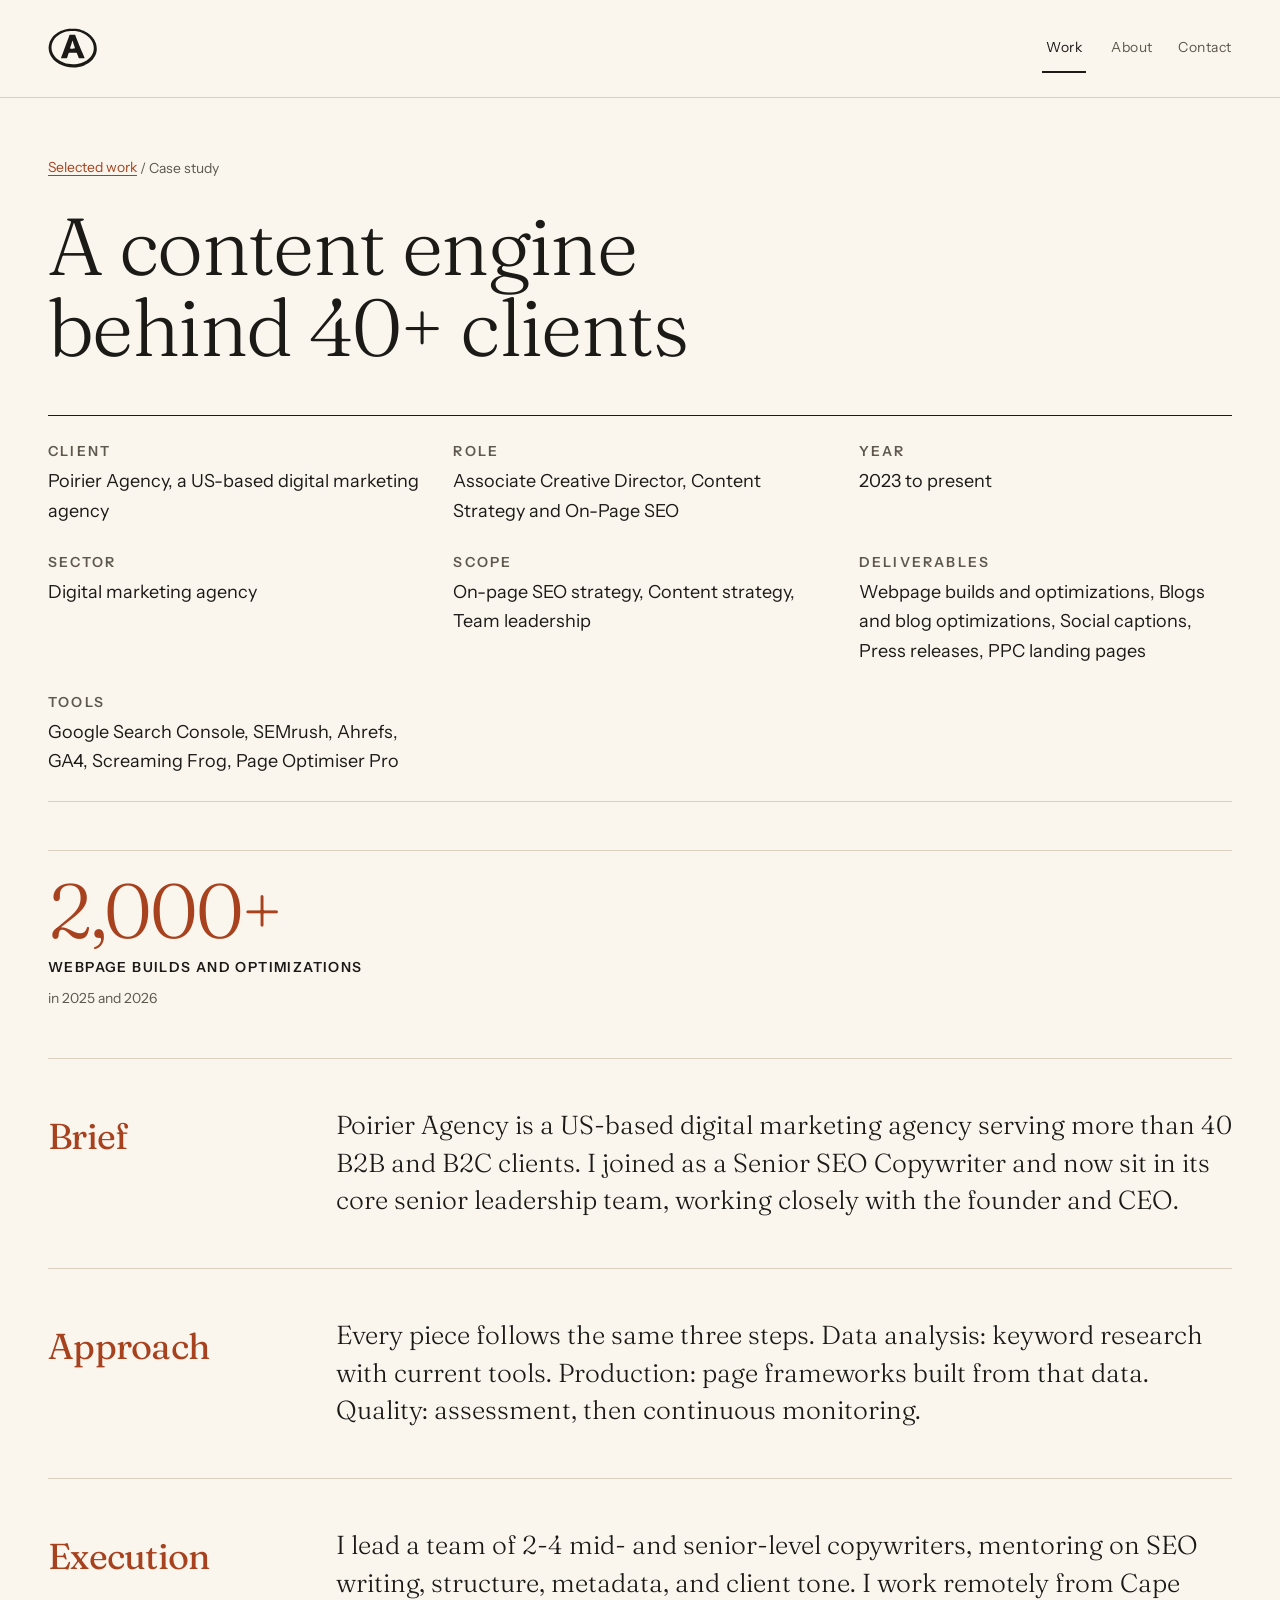
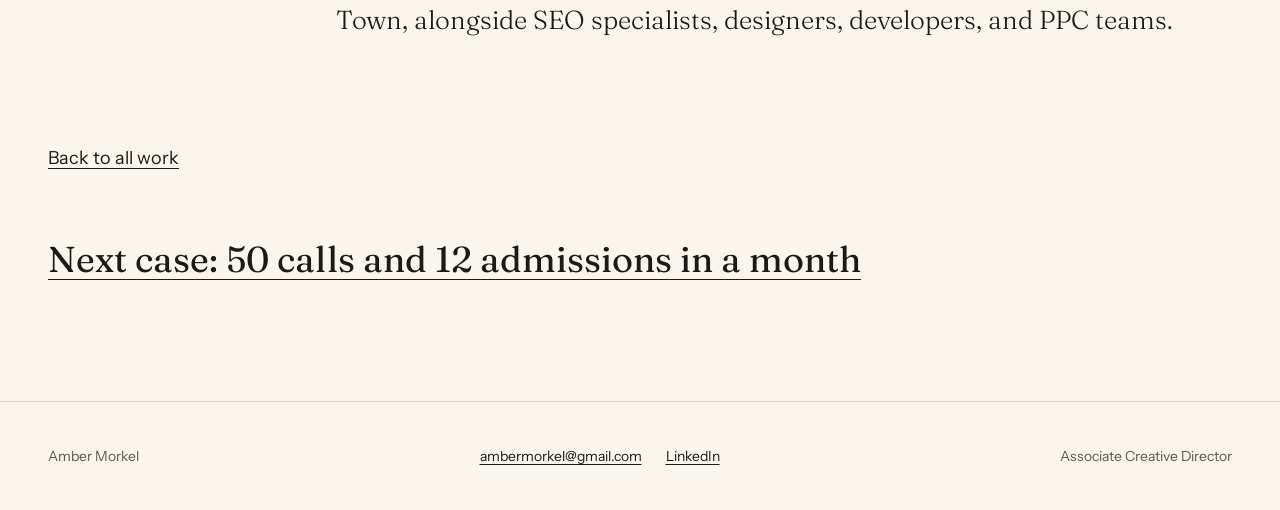
<file: work/content-engine/index.html>
<!doctype html>
<html lang="en-US"><head><meta charset="utf-8"><meta name="viewport" content="width=device-width, initial-scale=1"><title>Content Engine: 40+ clients | Amber Morkel</title><meta name="description" content="How Amber Morkel leads 2-4 copywriters at Poirier Agency, where the team directed 2,000+ webpage builds and optimizations in 2025 and 2026."><meta name="robots" content="index, follow"><link rel="canonical" href="https://ambermorkel.github.io/work/content-engine/"><meta property="og:type" content="website"><meta property="og:site_name" content="Amber Morkel"><meta property="og:title" content="Content Engine: 40+ clients | Amber Morkel"><meta property="og:description" content="How Amber Morkel leads 2-4 copywriters at Poirier Agency, where the team directed 2,000+ webpage builds and optimizations in 2025 and 2026."><meta property="og:locale" content="en_US"><meta property="og:url" content="https://ambermorkel.github.io/work/content-engine/"><meta property="og:image" content="https://ambermorkel.github.io/og/work-content-engine.png"><meta property="og:image:width" content="1200"><meta property="og:image:height" content="630"><meta property="og:image:alt" content="Share card: Content Engine: 40+ clients | Amber Morkel"><meta name="twitter:card" content="summary_large_image"><meta name="twitter:title" content="Content Engine: 40+ clients | Amber Morkel"><meta name="twitter:description" content="How Amber Morkel leads 2-4 copywriters at Poirier Agency, where the team directed 2,000+ webpage builds and optimizations in 2025 and 2026."><meta name="twitter:image" content="https://ambermorkel.github.io/og/work-content-engine.png"><link rel="preload" href="/assets/fonts/fraunces-latin-300-normal.woff2" as="font" type="font/woff2" crossorigin=""><link rel="preload" href="/assets/fonts/instrument-sans-latin-400-normal.woff2" as="font" type="font/woff2" crossorigin=""><link rel="preload" href="/assets/fonts/fraunces-latin-400-normal.woff2" as="font" type="font/woff2" crossorigin=""><link rel="preload" href="/assets/fonts/fraunces-latin-300-italic.woff2" as="font" type="font/woff2" crossorigin=""><link rel="preload" href="/assets/fonts/instrument-sans-latin-600-normal.woff2" as="font" type="font/woff2" crossorigin=""><link rel="icon" href="/favicon.svg" type="image/svg+xml"><link rel="apple-touch-icon" href="/apple-touch-icon.png"><link rel="stylesheet" href="/assets/css/site.css"><script type="application/ld+json">{"@context":"https://schema.org","@graph":[{"@type":"Person","@id":"https://ambermorkel.github.io/#person","name":"Amber Morkel","jobTitle":"Associate Creative Director, Content Strategy and On-Page SEO","url":"https://ambermorkel.github.io/","sameAs":["https://www.linkedin.com/in/a-way-with-words-amber/"],"worksFor":{"@type":"Organization","name":"Poirier Agency"},"alumniOf":[{"@type":"EducationalOrganization","name":"University of KwaZulu-Natal"}],"knowsAbout":["SEO strategy and organic growth","Content systems and frameworks","Regulated and complex content (healthcare, behavioral health, addiction treatment)","AI, AEO and LLM-aware optimization"]},{"@type":"CreativeWork","name":"A content engine behind 40+ clients","url":"https://ambermorkel.github.io/work/content-engine/","about":"Digital marketing agency","creator":{"@id":"https://ambermorkel.github.io/#person"},"dateCreated":"2023","description":"How Amber Morkel leads 2-4 copywriters at Poirier Agency, where the team directed 2,000+ webpage builds and optimizations in 2025 and 2026.","image":"https://ambermorkel.github.io/og/work-content-engine.png","sourceOrganization":{"@type":"Organization","name":"Poirier Agency"}}]}</script></head><body><a class="skip-link" href="#main">Skip to content</a><header class="site-header"><a class="site-name" href="/" aria-label="Amber Morkel, home"><svg class="logo" xmlns="http://www.w3.org/2000/svg" viewBox="0 0 608 491" aria-hidden="true" focusable="false"><g transform="translate(0,491) scale(1,-1)" fill="currentColor"><path d="M256 481 c-20 -2 -43 -7 -56 -11 -23 -7 -32 -10 -51 -20 -45 -21 -82 -52 -107 -90 -6 -9 -19 -33 -21 -39 0 -2 -2 -7 -3 -10 -31 -88 7 -188 96 -246 4 -3 9 -6 10 -7 2 -1 3 -2 3 -2 1 0 3 -1 6 -3 84 -50 210 -60 305 -24 91 36 151 105 160 185 3 31 -2 73 -13 97 0 1 -2 4 -4 8 -13 34 -43 72 -77 97 -10 8 -26 19 -26 19 -1 0 -3 1 -5 3 -5 3 -33 17 -44 21 -5 2 -11 5 -12 5 -16 7 -44 13 -73 17 -13 2 -75 2 -88 0z m82 -28 c40 -5 80 -18 109 -35 2 -1 5 -3 7 -4 40 -22 80 -67 96 -108 39 -103 -18 -203 -140 -244 -66 -22 -154 -21 -214 2 -2 1 -8 4 -13 6 -135 52 -181 188 -100 291 23 30 63 59 99 72 4 2 8 4 9 4 1 1 25 9 33 10 16 4 34 7 56 8 9 1 47 0 58 -2z M265 406 c-1 -1 -3 -6 -6 -14 0 -3 -2 -7 -3 -10 -1 -3 -3 -8 -4 -10 -3 -9 -56 -152 -58 -157 -1 -3 -3 -7 -4 -9 0 -3 -2 -7 -3 -9 -3 -9 -15 -41 -17 -45 0 -3 -1 -5 -2 -6 -1 -2 -1 -4 -2 -5 -1 -3 -3 -9 -6 -16 -2 -5 -2 -5 35 -6 29 0 35 0 36 1 1 1 5 10 9 21 3 11 6 20 7 22 0 1 2 6 4 11 2 5 4 10 4 11 1 1 11 1 49 1 53 0 48 1 54 -13 1 -2 2 -6 3 -8 1 -3 3 -8 5 -13 2 -5 5 -13 7 -18 2 -5 4 -9 4 -10 0 -4 3 -4 37 -4 18 -1 33 0 34 0 2 1 1 6 -12 35 -3 7 -4 8 -8 19 -5 11 -5 12 -8 18 -1 2 -4 9 -6 15 -2 5 -4 10 -5 12 -4 8 -14 32 -17 39 -2 5 -3 9 -4 11 -2 3 -9 20 -16 38 -3 9 -7 18 -8 20 0 1 -3 8 -5 14 -6 15 -13 33 -17 43 -2 4 -4 11 -6 15 l-3 8 -33 0 c-26 0 -34 0 -35 -1z m39 -75 c0 -3 2 -10 7 -23 1 -5 5 -18 8 -27 4 -10 8 -23 10 -29 5 -16 8 -14 -28 -15 -36 0 -34 -2 -28 16 8 22 13 38 17 52 2 7 5 15 6 17 0 2 1 5 1 5 0 6 5 10 7 4z"></path></g></svg></a><nav aria-label="Main"><ul><li><a href="/work/" aria-current="page">Work</a></li><li><a href="/about/">About</a></li><li><a href="/contact/">Contact</a></li></ul></nav></header><main id="main" tabindex="-1"><article class="case-study"><nav aria-label="Breadcrumb"><p class="crumb"><a href="/work/">Selected work</a><span aria-hidden="true"> / </span><span aria-current="page">Case study</span></p></nav><h1>A content engine behind 40+ clients</h1><dl class="meta"><div><dt>Client</dt><dd>Poirier Agency, a US-based digital marketing agency</dd></div><div><dt>Role</dt><dd>Associate Creative Director, Content Strategy and On-Page SEO</dd></div><div><dt>Year</dt><dd>2023 to present</dd></div><div><dt>Sector</dt><dd>Digital marketing agency</dd></div><div><dt>Scope</dt><dd>On-page SEO strategy, Content strategy, Team leadership</dd></div><div><dt>Deliverables</dt><dd>Webpage builds and optimizations, Blogs and blog optimizations, Social captions, Press releases, PPC landing pages</dd></div><div><dt>Tools</dt><dd>Google Search Console, SEMrush, Ahrefs, GA4, Screaming Frog, Page Optimiser Pro</dd></div></dl><div class="metrics"><p class="metric"><span class="metric-value">2,000+</span> <span class="metric-label">Webpage builds and optimizations</span> <span class="metric-period">in 2025 and 2026</span></p></div><section><h2>Brief</h2><p>Poirier Agency is a US-based digital marketing agency serving more than 40 B2B and B2C clients. I joined as a Senior SEO Copywriter and now sit in its core senior leadership team, working closely with the founder and CEO.</p></section><section><h2>Approach</h2><p>Every piece follows the same three steps. Data analysis: keyword research with current tools. Production: page frameworks built from that data. Quality: assessment, then continuous monitoring.</p></section><section><h2>Execution</h2><p>I lead a team of 2-4 mid- and senior-level copywriters, mentoring on SEO writing, structure, metadata, and client tone. I work remotely from Cape Town, alongside SEO specialists, designers, developers, and PPC teams.</p></section><p><a class="text-link" href="/work/">Back to all work</a></p><p class="next-case"><a href="/work/anxiety-program-landing-page/">Next case: 50 calls and 12 admissions in a month</a></p></article></main><footer class="site-footer"><p>Amber Morkel</p><ul><li><a href="mailto:ambermorkel@gmail.com">ambermorkel@gmail.com</a></li><li><a href="https://www.linkedin.com/in/a-way-with-words-amber/" rel="me noopener noreferrer">LinkedIn</a></li></ul><p class="footer-role">Associate Creative Director</p></footer></body></html>
</file>
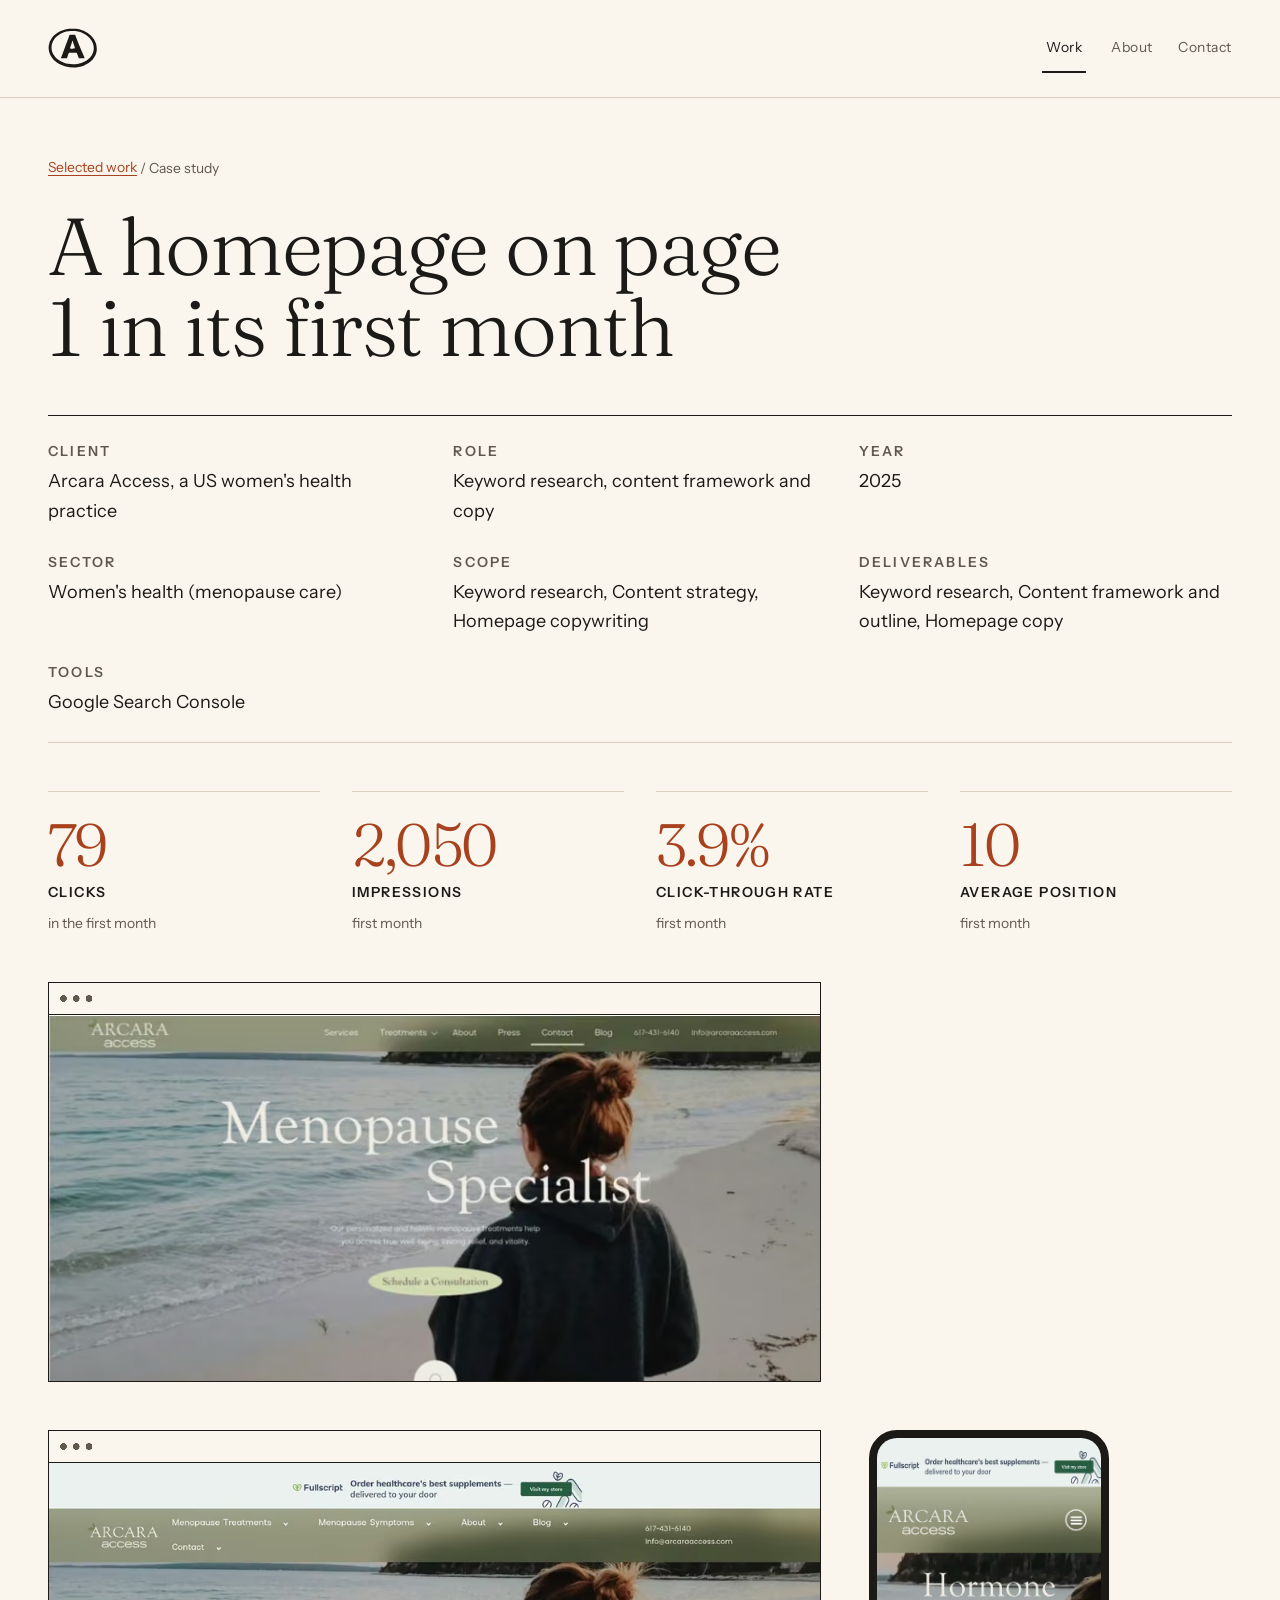
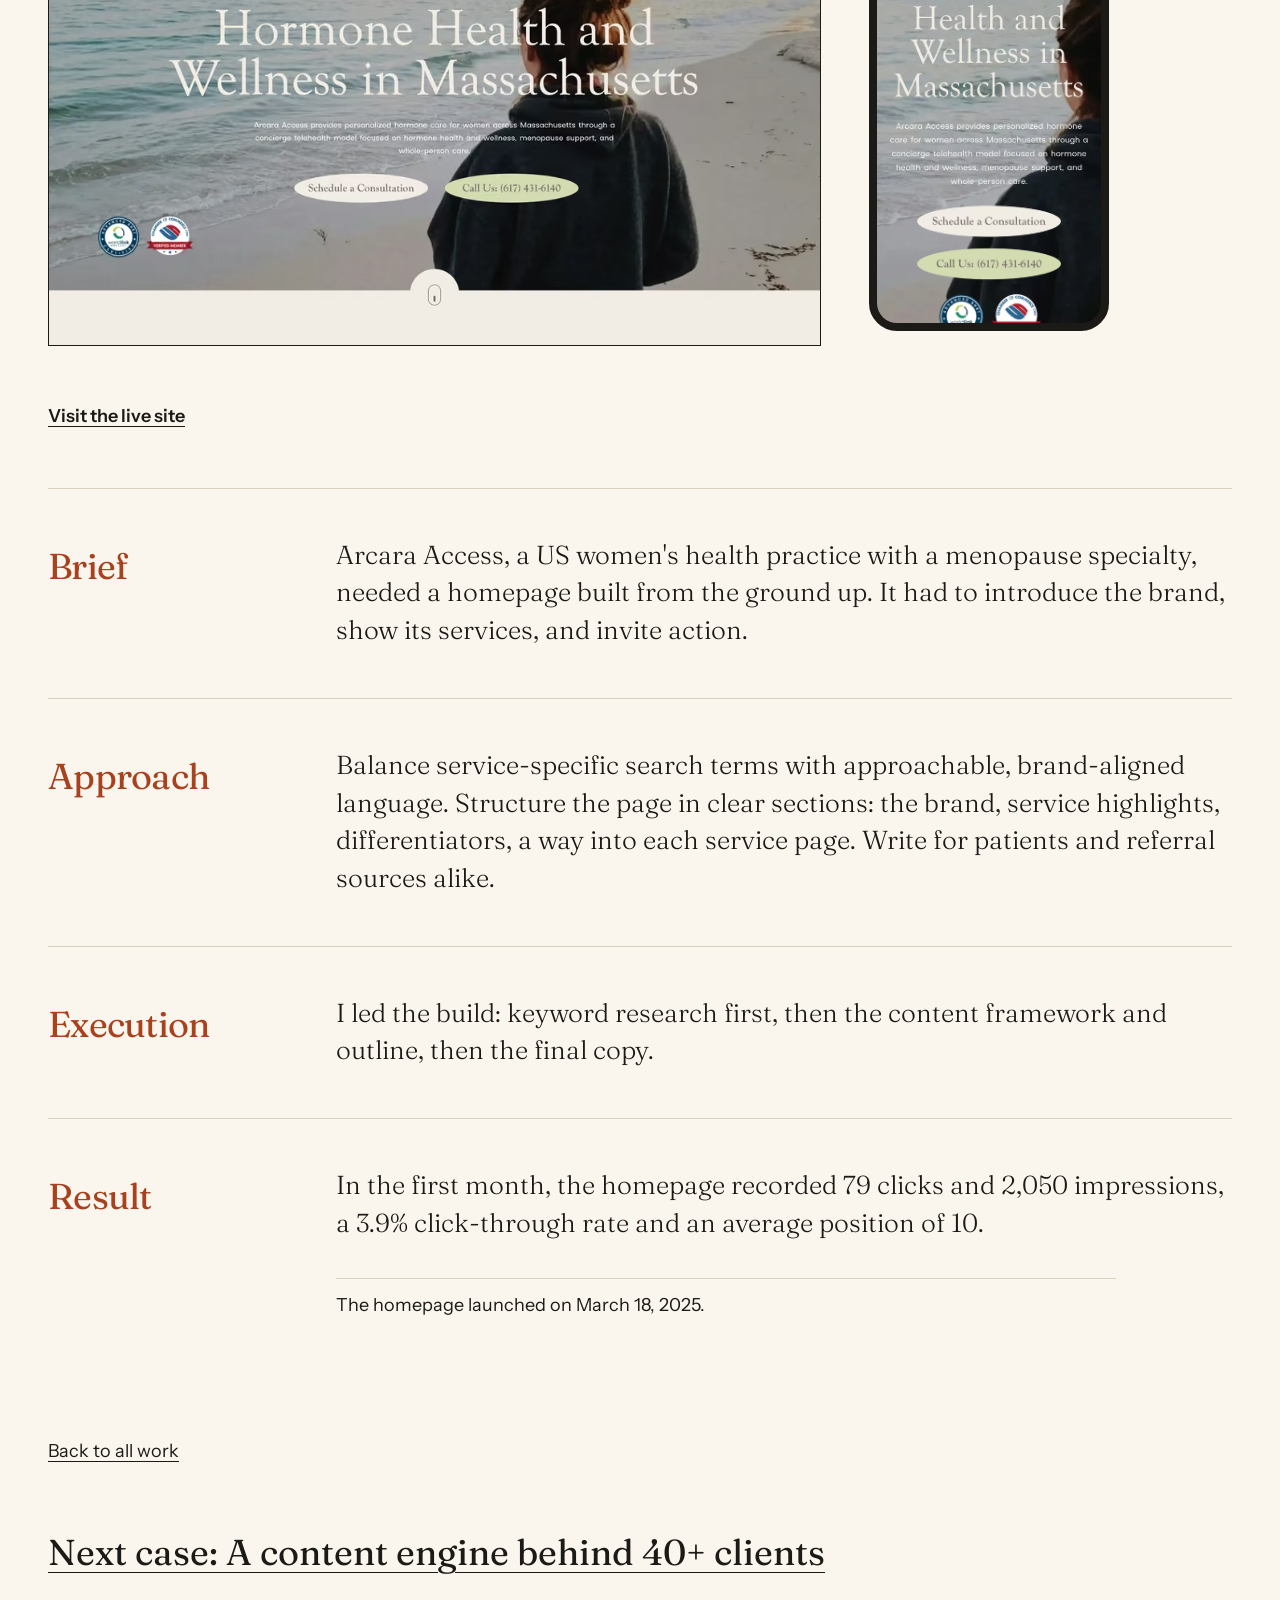
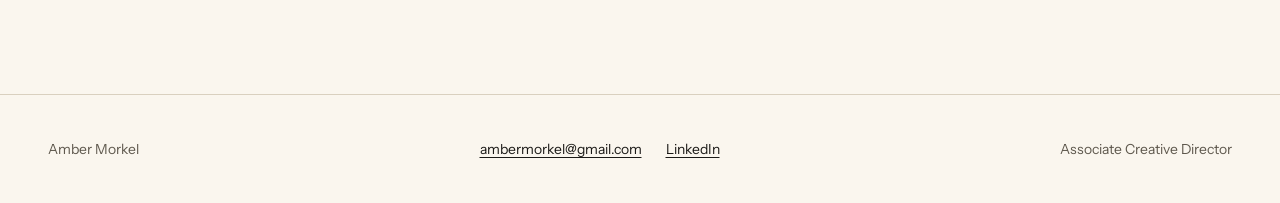
<file: work/menopause-practice-homepage/index.html>
<!doctype html>
<html lang="en-US"><head><meta charset="utf-8"><meta name="viewport" content="width=device-width, initial-scale=1"><title>Menopause Homepage on Page 1 in a Month | Amber Morkel</title><meta name="description" content="Amber Morkel built Arcara Access's menopause homepage from the ground up. First month: 79 clicks, 2,050 impressions and an average position of 10."><meta name="robots" content="index, follow"><link rel="canonical" href="https://ambermorkel.github.io/work/menopause-practice-homepage/"><meta property="og:type" content="website"><meta property="og:site_name" content="Amber Morkel"><meta property="og:title" content="Menopause Homepage on Page 1 in a Month | Amber Morkel"><meta property="og:description" content="Amber Morkel built Arcara Access's menopause homepage from the ground up. First month: 79 clicks, 2,050 impressions and an average position of 10."><meta property="og:locale" content="en_US"><meta property="og:url" content="https://ambermorkel.github.io/work/menopause-practice-homepage/"><meta property="og:image" content="https://ambermorkel.github.io/og/work-menopause-practice-homepage.png"><meta property="og:image:width" content="1200"><meta property="og:image:height" content="630"><meta property="og:image:alt" content="Share card: Menopause Homepage on Page 1 in a Month | Amber Morkel"><meta name="twitter:card" content="summary_large_image"><meta name="twitter:title" content="Menopause Homepage on Page 1 in a Month | Amber Morkel"><meta name="twitter:description" content="Amber Morkel built Arcara Access's menopause homepage from the ground up. First month: 79 clicks, 2,050 impressions and an average position of 10."><meta name="twitter:image" content="https://ambermorkel.github.io/og/work-menopause-practice-homepage.png"><link rel="preload" href="/assets/fonts/fraunces-latin-300-normal.woff2" as="font" type="font/woff2" crossorigin=""><link rel="preload" href="/assets/fonts/instrument-sans-latin-400-normal.woff2" as="font" type="font/woff2" crossorigin=""><link rel="preload" href="/assets/fonts/fraunces-latin-400-normal.woff2" as="font" type="font/woff2" crossorigin=""><link rel="preload" href="/assets/fonts/fraunces-latin-300-italic.woff2" as="font" type="font/woff2" crossorigin=""><link rel="preload" href="/assets/fonts/instrument-sans-latin-600-normal.woff2" as="font" type="font/woff2" crossorigin=""><link rel="icon" href="/favicon.svg" type="image/svg+xml"><link rel="apple-touch-icon" href="/apple-touch-icon.png"><link rel="stylesheet" href="/assets/css/site.css"><script type="application/ld+json">{"@context":"https://schema.org","@graph":[{"@type":"Person","@id":"https://ambermorkel.github.io/#person","name":"Amber Morkel","jobTitle":"Associate Creative Director, Content Strategy and On-Page SEO","url":"https://ambermorkel.github.io/","sameAs":["https://www.linkedin.com/in/a-way-with-words-amber/"],"worksFor":{"@type":"Organization","name":"Poirier Agency"},"alumniOf":[{"@type":"EducationalOrganization","name":"University of KwaZulu-Natal"}],"knowsAbout":["SEO strategy and organic growth","Content systems and frameworks","Regulated and complex content (healthcare, behavioral health, addiction treatment)","AI, AEO and LLM-aware optimization"]},{"@type":"CreativeWork","name":"A homepage on page 1 in its first month","url":"https://ambermorkel.github.io/work/menopause-practice-homepage/","about":"Women's health (menopause care)","creator":{"@id":"https://ambermorkel.github.io/#person"},"dateCreated":"2025","description":"Amber Morkel built Arcara Access's menopause homepage from the ground up. First month: 79 clicks, 2,050 impressions and an average position of 10.","image":"https://ambermorkel.github.io/og/work-menopause-practice-homepage.png","sourceOrganization":{"@type":"Organization","name":"Arcara Access"}}]}</script></head><body><a class="skip-link" href="#main">Skip to content</a><header class="site-header"><a class="site-name" href="/" aria-label="Amber Morkel, home"><svg class="logo" xmlns="http://www.w3.org/2000/svg" viewBox="0 0 608 491" aria-hidden="true" focusable="false"><g transform="translate(0,491) scale(1,-1)" fill="currentColor"><path d="M256 481 c-20 -2 -43 -7 -56 -11 -23 -7 -32 -10 -51 -20 -45 -21 -82 -52 -107 -90 -6 -9 -19 -33 -21 -39 0 -2 -2 -7 -3 -10 -31 -88 7 -188 96 -246 4 -3 9 -6 10 -7 2 -1 3 -2 3 -2 1 0 3 -1 6 -3 84 -50 210 -60 305 -24 91 36 151 105 160 185 3 31 -2 73 -13 97 0 1 -2 4 -4 8 -13 34 -43 72 -77 97 -10 8 -26 19 -26 19 -1 0 -3 1 -5 3 -5 3 -33 17 -44 21 -5 2 -11 5 -12 5 -16 7 -44 13 -73 17 -13 2 -75 2 -88 0z m82 -28 c40 -5 80 -18 109 -35 2 -1 5 -3 7 -4 40 -22 80 -67 96 -108 39 -103 -18 -203 -140 -244 -66 -22 -154 -21 -214 2 -2 1 -8 4 -13 6 -135 52 -181 188 -100 291 23 30 63 59 99 72 4 2 8 4 9 4 1 1 25 9 33 10 16 4 34 7 56 8 9 1 47 0 58 -2z M265 406 c-1 -1 -3 -6 -6 -14 0 -3 -2 -7 -3 -10 -1 -3 -3 -8 -4 -10 -3 -9 -56 -152 -58 -157 -1 -3 -3 -7 -4 -9 0 -3 -2 -7 -3 -9 -3 -9 -15 -41 -17 -45 0 -3 -1 -5 -2 -6 -1 -2 -1 -4 -2 -5 -1 -3 -3 -9 -6 -16 -2 -5 -2 -5 35 -6 29 0 35 0 36 1 1 1 5 10 9 21 3 11 6 20 7 22 0 1 2 6 4 11 2 5 4 10 4 11 1 1 11 1 49 1 53 0 48 1 54 -13 1 -2 2 -6 3 -8 1 -3 3 -8 5 -13 2 -5 5 -13 7 -18 2 -5 4 -9 4 -10 0 -4 3 -4 37 -4 18 -1 33 0 34 0 2 1 1 6 -12 35 -3 7 -4 8 -8 19 -5 11 -5 12 -8 18 -1 2 -4 9 -6 15 -2 5 -4 10 -5 12 -4 8 -14 32 -17 39 -2 5 -3 9 -4 11 -2 3 -9 20 -16 38 -3 9 -7 18 -8 20 0 1 -3 8 -5 14 -6 15 -13 33 -17 43 -2 4 -4 11 -6 15 l-3 8 -33 0 c-26 0 -34 0 -35 -1z m39 -75 c0 -3 2 -10 7 -23 1 -5 5 -18 8 -27 4 -10 8 -23 10 -29 5 -16 8 -14 -28 -15 -36 0 -34 -2 -28 16 8 22 13 38 17 52 2 7 5 15 6 17 0 2 1 5 1 5 0 6 5 10 7 4z"></path></g></svg></a><nav aria-label="Main"><ul><li><a href="/work/" aria-current="page">Work</a></li><li><a href="/about/">About</a></li><li><a href="/contact/">Contact</a></li></ul></nav></header><main id="main" tabindex="-1"><article class="case-study"><nav aria-label="Breadcrumb"><p class="crumb"><a href="/work/">Selected work</a><span aria-hidden="true"> / </span><span aria-current="page">Case study</span></p></nav><h1>A homepage on page 1 in its first month</h1><dl class="meta"><div><dt>Client</dt><dd>Arcara Access, a US women's health practice</dd></div><div><dt>Role</dt><dd>Keyword research, content framework and copy</dd></div><div><dt>Year</dt><dd>2025</dd></div><div><dt>Sector</dt><dd>Women's health (menopause care)</dd></div><div><dt>Scope</dt><dd>Keyword research, Content strategy, Homepage copywriting</dd></div><div><dt>Deliverables</dt><dd>Keyword research, Content framework and outline, Homepage copy</dd></div><div><dt>Tools</dt><dd>Google Search Console</dd></div></dl><div class="metrics"><p class="metric"><span class="metric-value">79</span> <span class="metric-label">Clicks</span> <span class="metric-period">in the first month</span></p><p class="metric"><span class="metric-value">2,050</span> <span class="metric-label">Impressions</span> <span class="metric-period">first month</span></p><p class="metric"><span class="metric-value">3.9%</span> <span class="metric-label">Click-through rate</span> <span class="metric-period">first month</span></p><p class="metric"><span class="metric-value">10</span> <span class="metric-label">Average position</span> <span class="metric-period">first month</span></p></div><div class="media"><figure class="shot shot-desktop"><picture><source type="image/avif" srcset="/assets/img/a88a5d02730e-480.avif 480w, /assets/img/4ea87f89cce2-808.avif 808w" sizes="(min-width: 80rem) 760px, (min-width: 48rem) 64vw, 100vw"><source type="image/webp" srcset="/assets/img/8e88290a1808-480.webp 480w, /assets/img/680548a8da12-808.webp 808w" sizes="(min-width: 80rem) 760px, (min-width: 48rem) 64vw, 100vw"><img src="/assets/img/20e21a02436b-808.jpg" srcset="/assets/img/29a7c33969ef-480.jpg 480w, /assets/img/20e21a02436b-808.jpg 808w" sizes="(min-width: 80rem) 760px, (min-width: 48rem) 64vw, 100vw" width="808" height="383" alt="Arcara Access homepage as launched: the headline Menopause Specialist over a beach photograph, with a button to schedule a consultation." loading="lazy" decoding="async"></picture></figure><figure class="shot shot-desktop"><picture><source type="image/avif" srcset="/assets/img/e425d27b0b8d-480.avif 480w, /assets/img/f13270461c50-960.avif 960w, /assets/img/cc82dcd68ddb-1600.avif 1600w" sizes="(min-width: 80rem) 760px, (min-width: 48rem) 64vw, 100vw"><source type="image/webp" srcset="/assets/img/6f4a50a336d9-480.webp 480w, /assets/img/46b26d96c174-960.webp 960w, /assets/img/5661ff9a203a-1600.webp 1600w" sizes="(min-width: 80rem) 760px, (min-width: 48rem) 64vw, 100vw"><img src="/assets/img/63cd022001d9-960.jpg" srcset="/assets/img/bd7f643abfa1-480.jpg 480w, /assets/img/63cd022001d9-960.jpg 960w, /assets/img/1d048c1e1168-1600.jpg 1600w" sizes="(min-width: 80rem) 760px, (min-width: 48rem) 64vw, 100vw" width="960" height="600" alt="Arcara Access homepage today on desktop: the headline Hormone Health and Wellness in Massachusetts, with consultation and call buttons." loading="lazy" decoding="async"></picture></figure><figure class="shot shot-phone"><picture><source type="image/avif" srcset="/assets/img/490df24d3dd3-480.avif 480w, /assets/img/b433844895a6-780.avif 780w" sizes="240px"><source type="image/webp" srcset="/assets/img/5dbc4bdcf457-480.webp 480w, /assets/img/52999670eeb7-780.webp 780w" sizes="240px"><img src="/assets/img/2dd2e448a9ea-780.jpg" srcset="/assets/img/2d8f1d249859-480.jpg 480w, /assets/img/2dd2e448a9ea-780.jpg 780w" sizes="240px" width="780" height="1688" alt="The Arcara Access homepage today on a phone, headline and consultation button first." loading="lazy" decoding="async"></picture></figure></div><p><a class="live text-link" href="https://arcaraaccess.com/" rel="noopener noreferrer">Visit the live site</a></p><section><h2>Brief</h2><p>Arcara Access, a US women's health practice with a menopause specialty, needed a homepage built from the ground up. It had to introduce the brand, show its services, and invite action.</p></section><section><h2>Approach</h2><p>Balance service-specific search terms with approachable, brand-aligned language. Structure the page in clear sections: the brand, service highlights, differentiators, a way into each service page. Write for patients and referral sources alike.</p></section><section><h2>Execution</h2><p>I led the build: keyword research first, then the content framework and outline, then the final copy.</p></section><section><h2>Result</h2><p>In the first month, the homepage recorded 79 clicks and 2,050 impressions, a 3.9% click-through rate and an average position of 10.</p><ul><li>The homepage launched on March 18, 2025.</li></ul></section><p><a class="text-link" href="/work/">Back to all work</a></p><p class="next-case"><a href="/work/content-engine/">Next case: A content engine behind 40+ clients</a></p></article></main><footer class="site-footer"><p>Amber Morkel</p><ul><li><a href="mailto:ambermorkel@gmail.com">ambermorkel@gmail.com</a></li><li><a href="https://www.linkedin.com/in/a-way-with-words-amber/" rel="me noopener noreferrer">LinkedIn</a></li></ul><p class="footer-role">Associate Creative Director</p></footer></body></html>
</file>
<file: assets/css/site.css>
/* Single source of design truth for the portfolio.
   Colour, type, space, measure, radius and motion live here and nowhere else.
   The build puts this file first in assets/css/site.css; component previews link it directly.
   Direction: Editorial Strategist (paper, ink, one rust accent). */

:root {
  /* Colour. Contrast pairs are asserted in tests/contrast.test.mjs. */
  --color-bg: #FAF6EE;       /* paper */
  --color-surface: #F1EADB;  /* tint for bands and device frames */
  --color-ink: #1B1A17;      /* text, strong rules, buttons */
  --color-mute: #5E584D;     /* secondary text */
  --color-rust: #A8421E;     /* the one accent: numerals, accent word, links */
  --color-rule: #D9D0BF;     /* hairlines (decorative, never carries text) */

  /* Type families. Fraunces for display and numerals, Instrument Sans for body and labels. */
  --font-display: "Fraunces", "Iowan Old Style", Georgia, serif;
  --font-body: "Instrument Sans", system-ui, -apple-system, "Segoe UI", sans-serif;

  /* Fluid type scale, 320px up to about 1280px. */
  --step--1: clamp(0.8125rem, 0.79rem + 0.1vw, 0.875rem);
  --step-0: clamp(1.0625rem, 1rem + 0.3vw, 1.125rem);
  --step-1: clamp(1.25rem, 1.1rem + 0.7vw, 1.625rem);
  --step-2: clamp(1.625rem, 1.3rem + 1.5vw, 2.25rem);
  --step-3: clamp(2.125rem, 1.5rem + 2.8vw, 3.75rem);
  --step-4: clamp(2.75rem, 1.5rem + 5.6vw, 6rem);
  --step-numeral: clamp(3.75rem, 2.4rem + 6.2vw, 6.75rem);
  /* Numerals set three across (48rem and up): smaller so seven characters fit a third of the page. */
  --step-numeral-fit: clamp(2.75rem, 0.8rem + 5vw, 5.5rem);

  --leading-tight: 1.05;
  --leading-snug: 1.2;
  --leading-body: 1.65;
  --tracking-display: -0.02em;
  --tracking-numeral: -0.03em;
  --tracking-label: 0.16em;

  /* Spacing (4 / 8 / 12 / 16 / 24 / 32 / 48 / 64, then section rhythm). */
  --space-1: 0.25rem;
  --space-2: 0.5rem;
  --space-3: 0.75rem;
  --space-4: 1rem;
  --space-5: 1.5rem;
  --space-6: 2rem;
  --space-7: 3rem;
  --space-8: 4rem;
  --space-section: clamp(4rem, 3rem + 5vw, 7.5rem);
  --gutter: clamp(1.25rem, 0.5rem + 3.4vw, 2.5rem);

  /* Measure and layout. */
  --measure: 65ch;
  --measure-narrow: 44ch;
  --page-max: 74rem;

  /* Radius. Editorial: mostly square, the phone frame is the one soft shape. */
  --radius-0: 0;
  --radius-1: 4px;
  --radius-2: 8px;
  --radius-3: 12px;
  --radius-phone: 28px;

  /* Lines. */
  --line-hair: 1px;
  --line-strong: 1px;
  --focus-ring: 3px;

  /* Touch target floor (WCAG 2.5.5): 44 CSS px. */
  --target-min: 2.75rem;

  /* Motion. */
  --ease: cubic-bezier(0.2, 0, 0, 1);
  --dur-fast: 150ms;
  --dur-base: 250ms;
}

@media (prefers-reduced-motion: reduce) {
  :root {
    --dur-fast: 0ms;
    --dur-base: 0ms;
  }
}

/* Component styles, built only from tokens.css. No raw colour values here.
   The site build puts this after tokens.css; previews link both. */

*, *::before, *::after { box-sizing: border-box; }
html { -webkit-text-size-adjust: 100%; text-size-adjust: 100%; }
body {
  margin: 0;
  background: var(--color-bg);
  color: var(--color-ink);
  font-family: var(--font-body);
  font-size: var(--step-0);
  line-height: var(--leading-body);
  overflow-wrap: break-word;
}
img, svg, video { display: block; max-width: 100%; height: auto; }
h1, h2, h3, p, ul, ol, dl, dd, figure { margin: 0; }
ul, ol { padding: 0; list-style: none; }
a { color: inherit; text-underline-offset: 0.2em; text-decoration-thickness: 1px; }
a:hover { text-decoration-thickness: 2px; }
:focus-visible { outline: var(--focus-ring) solid var(--color-ink); outline-offset: 3px; }

.skip-link {
  position: absolute; left: var(--space-4); top: -6rem; z-index: 10;
  background: var(--color-ink); color: var(--color-bg);
  padding: var(--space-3) var(--space-5); font-weight: 600;
}
.skip-link:focus { top: var(--space-4); }

/* Page edges: gutter on small screens, centred column on wide ones, with no wrapper elements. */
.site-header, main, .site-footer {
  padding-inline: max(var(--gutter), calc((100% - var(--page-max)) / 2));
}

/* Type */
h1, h2, h3, .display { font-family: var(--font-display); font-weight: 300; letter-spacing: var(--tracking-display); }
h1 { font-size: var(--step-3); line-height: var(--leading-tight); max-width: 18ch; }
h3 { font-size: var(--step-1); line-height: var(--leading-snug); font-weight: 400; }
.label, main h2 {
  font-family: var(--font-body); font-size: var(--step--1); font-weight: 600;
  letter-spacing: var(--tracking-label); text-transform: uppercase; color: var(--color-mute);
}
.accent { color: var(--color-rust); font-style: italic; }
.lede { font-family: var(--font-display); font-weight: 300; font-size: var(--step-1); line-height: 1.4; max-width: var(--measure); }

/* Button */
.button {
  /* Side padding gives way below about 356 px of viewport so the longest word still fits at 200% text. */
  display: inline-block; min-height: var(--target-min); padding: var(--space-4) min(var(--space-6), 9vw);
  background: var(--color-ink); color: var(--color-bg);
  font-weight: 600; letter-spacing: 0.02em; text-decoration: none;
  border-radius: var(--radius-0);
  transition: background-color var(--dur-fast) var(--ease);
}
.button:hover { background: var(--color-rust); }

/* Nav and header */
.site-header {
  display: flex; flex-wrap: wrap; align-items: center; justify-content: space-between;
  gap: var(--space-2) var(--space-5);
  padding-block: var(--space-5);
  border-bottom: var(--line-hair) solid var(--color-rule);
}
.site-name { display: inline-flex; align-items: center; min-height: 2.75rem; padding-block: var(--space-1); color: var(--color-ink); }
.logo { height: 2.5rem; width: auto; aspect-ratio: 608 / 491; }
.site-header nav ul { display: flex; gap: var(--space-5); }
.site-header nav a {
  display: inline-block; padding-block: var(--space-3); min-width: 2.75rem; text-align: center;
  color: var(--color-mute); font-size: var(--step--1); letter-spacing: 0.04em; text-decoration: none;
  border-bottom: 2px solid transparent;
  transition: color var(--dur-fast) var(--ease);
}
.site-header nav a:hover { color: var(--color-ink); border-bottom-color: var(--color-rule); }
.site-header nav a[aria-current="page"] { color: var(--color-ink); border-bottom-color: var(--color-ink); }

/* Hero: one column, two from 48rem (copy left, headshot right, bottom aligned). */
.intro { display: grid; grid-template-columns: minmax(0, 1fr); gap: var(--space-7); padding-block: var(--space-8) var(--space-section); }
@media (min-width: 48rem) {
  .intro { grid-template-columns: minmax(0, 1.25fr) minmax(0, 0.75fr); gap: 4.5rem; align-items: end; padding-block: var(--space-section) var(--space-section); }
}
.eyebrow { font-size: var(--step--1); letter-spacing: 0.2em; text-transform: uppercase; color: var(--color-rust); font-weight: 600; margin-block-end: var(--space-5); max-width: 40ch; }
.intro h1 { font-size: clamp(2.75rem, 1.2rem + 5.6vw, 5.75rem); line-height: 1; font-weight: 300; max-width: none; }
.intro h1 .eyebrow { display: block; font-family: var(--font-body); line-height: var(--leading-body); }
.intro .position {
  font-family: var(--font-display); font-weight: 300; font-size: clamp(1.75rem, 1.1rem + 2.4vw, 3rem); line-height: 1.1;
  max-width: 20ch; margin-block: var(--space-7) var(--space-5);
}
.intro .intro-text { color: var(--color-mute); max-width: var(--measure-narrow); margin-block-end: var(--space-6); }
.intro .headshot { max-width: 21rem; margin: 0; }
@media (min-width: 48rem) { .intro .headshot { max-width: none; } }
.intro .headshot img { width: 100%; aspect-ratio: 4 / 5; object-fit: cover; object-position: 50% 15%; }
.headshot figcaption { font-size: var(--step--1); color: var(--color-mute); margin-block-start: var(--space-3); letter-spacing: 0.04em; }

/* Proof bar */
main > section.intro { margin-block-end: 0; }
.proof-bar { display: grid; grid-template-columns: minmax(0, 1fr); border-top: var(--line-strong) solid var(--color-ink); }
.proof-bar > div { display: flex; flex-direction: column-reverse; justify-content: flex-end; gap: var(--space-2); padding-block: var(--space-5); border-bottom: var(--line-hair) solid var(--color-rule); }
.proof-bar dt { font-size: var(--step--1); letter-spacing: var(--tracking-label); text-transform: uppercase; font-weight: 600; color: var(--color-mute); }
.proof-bar dd { font-family: var(--font-display); font-weight: 300; font-size: var(--step-4); line-height: 1; letter-spacing: var(--tracking-numeral); color: var(--color-ink); }
@media (min-width: 48rem) {
  .proof-bar { grid-auto-flow: column; grid-auto-columns: minmax(0, 1fr); }
  .proof-bar > div { padding-block: var(--space-6); padding-inline: var(--space-6); border-bottom: var(--line-hair) solid var(--color-rule); border-inline-start: var(--line-hair) solid var(--color-rule); }
  .proof-bar > div:first-child { padding-inline-start: 0; border-inline-start: 0; }
}

/* Section rhythm and label */
main { padding-block: var(--space-7) 0; }
main > section, main > .contact-band { margin-block-end: var(--space-section); }
main h2 { border-top: var(--line-strong) solid var(--color-ink); padding-top: var(--space-4); margin-block-end: var(--space-7); }
main > h1 { margin-block-end: var(--space-7); }
main > p { max-width: var(--measure); margin-block-end: var(--space-5); }

/* Work card and list */
.work-list { display: grid; grid-template-columns: minmax(0, 1fr); gap: var(--space-7) var(--space-7); }
@media (min-width: 48rem) { .work-list { grid-template-columns: repeat(2, minmax(0, 1fr)); } }
@media (min-width: 66rem) { .work-list { grid-template-columns: repeat(3, minmax(0, 1fr)); } }
.work-card { position: relative; display: flex; flex-direction: column; gap: var(--space-2); border-top: var(--line-hair) solid var(--color-rule); padding-top: var(--space-5); }
.work-card picture, .work-card img { width: 100%; }
.work-card img { margin-block-end: var(--space-3); }
.work-card h3 { margin-block-start: var(--space-3); }
.work-card h3 a { text-decoration: none; }
.work-card h3 a::after { content: ""; position: absolute; inset: 0; }
.work-card h3 a:focus-visible { outline: none; }
.work-card h3 a:focus-visible::after { outline: var(--focus-ring) solid var(--color-ink); outline-offset: 4px; }
.work-card h3 a:hover { text-decoration: underline; text-decoration-color: var(--color-rust); text-decoration-thickness: 2px; }
.work-card p { color: var(--color-mute); font-size: var(--step--1); line-height: 1.5; }
.work-card .metric { margin-block-end: var(--space-2); border-top: 0; padding-top: 0; }

/* Metric tile */
.metrics { display: grid; grid-template-columns: minmax(0, 1fr); gap: var(--space-7); margin-block: var(--space-7); }
@media (min-width: 48rem) { .metrics { grid-template-columns: repeat(3, minmax(0, 1fr)); gap: var(--space-6); } .metrics .metric-value { font-size: var(--step-numeral-fit); } }
.metric { display: flex; flex-direction: column; gap: var(--space-2); border-top: var(--line-hair) solid var(--color-rule); padding-top: var(--space-5); }
.metric-value {
  font-family: var(--font-display); font-weight: 300; font-size: var(--step-numeral);
  line-height: 0.95; letter-spacing: var(--tracking-numeral); color: var(--color-rust);
  overflow-wrap: anywhere;
}
.metric-label { font-size: var(--step--1); letter-spacing: 0.1em; text-transform: uppercase; font-weight: 600; color: var(--color-ink); }
.metric-period { font-size: var(--step--1); color: var(--color-mute); }
.work-card .metric-label { color: var(--color-ink); font-size: var(--step--1); line-height: 1.4; }
.work-card .metric-period { font-size: var(--step--1); }

/* Typographic card (home): no picture, the metric is the lead. */
.work-list-type { gap: var(--space-7); }
@media (min-width: 48rem) { .work-list-type { grid-template-columns: repeat(3, minmax(0, 1fr)); gap: var(--space-6); } }
@media (min-width: 66rem) { .work-list-type { gap: var(--space-7); } }
.work-card-type .metric { display: block; margin-block-end: var(--space-5); }
.work-card-type .metric-value { display: block; margin-block-end: var(--space-3); }
@media (min-width: 48rem) { .work-card-type .metric-value { font-size: var(--step-numeral-fit); } }
.work-card-type .metric-label { display: block; color: var(--color-mute); font-size: var(--step--1); letter-spacing: 0.1em; text-transform: uppercase; font-weight: 600; }
.work-card-type .metric-period { display: block; margin-block-start: var(--space-1); color: var(--color-mute); font-size: var(--step--1); }
/* Same 16:10 shape as a desktop capture, so a card without a cover keeps the row aligned. */
.card-panel { aspect-ratio: 16 / 10; display: flex; align-items: flex-end; padding: var(--space-5); margin-block-end: var(--space-3); background: var(--color-surface); border: var(--line-hair) solid var(--color-rule); }
.card-panel span { font-family: var(--font-display); font-size: var(--step-1); line-height: var(--leading-snug); color: var(--color-ink); max-width: 18ch; }
.work-card-type h3 { margin-block-start: 0; font-size: var(--step-2); }
.work-card-type .more { align-self: flex-start; margin-block-start: var(--space-4); border-bottom: var(--line-hair) solid var(--color-rust); color: var(--color-rust); font-size: var(--step--1); font-weight: 600; }
.work-card-type:hover .more { border-bottom-width: 2px; }

/* Case header and client row */
.crumb { font-size: var(--step--1); color: var(--color-mute); margin-block-end: var(--space-4); }
.crumb a { color: var(--color-rust); display: inline-flex; align-items: center; min-height: 2.75rem; }
.case-study > h1 { font-size: clamp(2.5rem, 1.2rem + 4.8vw, 5.25rem); line-height: 1; max-width: 17ch; margin-block-end: var(--space-7); }
.meta {
  display: grid; grid-template-columns: minmax(0, 1fr); gap: var(--space-5) var(--space-6);
  border-top: var(--line-strong) solid var(--color-ink); border-bottom: var(--line-hair) solid var(--color-rule);
  padding-block: var(--space-5);
}
.meta { margin-block-end: var(--space-7); }
@media (min-width: 48rem) { .meta { grid-template-columns: repeat(3, minmax(0, 1fr)); } }
.meta dt { font-size: var(--step--1); letter-spacing: var(--tracking-label); text-transform: uppercase; font-weight: 600; color: var(--color-mute); }
.meta dd { margin-block-start: var(--space-1); }
.live { font-weight: 600; }
.case-study > p:has(.live) { margin-block: 0 var(--space-7); }
.case-study > .next-case { margin-block-end: var(--space-section); }

/* Screenshot pair: device frames */
.media { display: grid; grid-template-columns: minmax(0, 1fr); gap: var(--space-6); align-items: start; margin-block: var(--space-7); }
@media (min-width: 48rem) {
  .media { grid-template-columns: repeat(12, minmax(0, 1fr)); gap: var(--space-7); }
  .media > * { grid-column: span 12; }
  .media > .shot-desktop { grid-column: span 8; }
  .media > .shot-phone { grid-column: span 4; }
}
.shot { background: var(--color-surface); }
.shot-desktop { border: var(--line-hair) solid var(--color-ink); }
.shot-desktop::before {
  content: ""; display: block; height: 2rem; border-bottom: var(--line-hair) solid var(--color-ink);
  background-color: var(--color-bg);
  background-image:
    radial-gradient(circle at 0.9rem 50%, var(--color-mute) 0 0.2rem, transparent 0.22rem),
    radial-gradient(circle at 1.7rem 50%, var(--color-mute) 0 0.2rem, transparent 0.22rem),
    radial-gradient(circle at 2.5rem 50%, var(--color-mute) 0 0.2rem, transparent 0.22rem);
}
.shot-phone { width: 100%; max-width: 15rem; border: 0.55rem solid var(--color-ink); border-radius: var(--radius-phone); overflow: hidden; background: var(--color-ink); }
.shot img { width: 100%; }
.video { background: var(--color-surface); border: var(--line-hair) solid var(--color-rule); padding: var(--space-5); }
.video iframe { width: 100%; aspect-ratio: 16 / 9; border: 0; }
.video button { font: inherit; font-weight: 600; cursor: pointer; border: 0; background: var(--color-ink); color: var(--color-bg); min-height: 2.75rem; padding: var(--space-3) var(--space-5); }
.video button:hover { background: var(--color-rust); }

/* Brief / approach / result blocks */
.case-study > section{ display: grid; grid-template-columns: minmax(0, 1fr); gap: var(--space-3) var(--space-7); padding-block: var(--space-7); border-top: var(--line-hair) solid var(--color-rule); }
.case-study > section h2 {
  border-top: 0; padding-top: 0; margin-block-end: 0;
  font-family: var(--font-display); font-size: var(--step-2); font-weight: 400; letter-spacing: var(--tracking-display); text-transform: none; color: var(--color-rust);
}
.case-study > section p { font-family: var(--font-display); font-weight: 300; font-size: var(--step-1); line-height: 1.45; max-width: var(--measure); }
.case-study > section ul { max-width: var(--measure); }
.case-study > section li { padding-block: var(--space-3); border-top: var(--line-hair) solid var(--color-rule); }
.case-study > section p + ul { margin-block-start: var(--space-5); }
.case-study > p { margin-block-start: var(--space-7); }
@media (min-width: 48rem) {
  .case-study > section { grid-template-columns: 15rem minmax(0, 1fr); }
  .case-study > section > h2 { grid-column: 1; }
  .case-study > section > :not(h2) { grid-column: 2; }
}

/* About: timeline, education, skills */
.headshot { max-width: 22rem; margin-block-end: var(--space-7); }
.timeline li { display: grid; grid-template-columns: minmax(0, 1fr); gap: var(--space-2) var(--space-7); padding-block: var(--space-6); border-top: var(--line-hair) solid var(--color-rule); }
.timeline h3 { font-size: var(--step-1); }
.timeline .when { color: var(--color-mute); font-size: var(--step--1); letter-spacing: 0.04em; }
.timeline ul { max-width: var(--measure); }
.timeline ul li { display: list-item; list-style: disc; margin-inline-start: 1.1rem; padding: var(--space-1) 0; border-top: 0; }
@media (min-width: 48rem) {
  .timeline li { grid-template-columns: 13rem minmax(0, 1fr); }
  .timeline .when { grid-column: 1; grid-row: 1; padding-block-start: 0.35rem; }
  .timeline h3 { grid-column: 2; grid-row: 1; }
  .timeline ul { grid-column: 2; grid-row: 2; }
}
.education li { display: grid; grid-template-columns: minmax(0, 1fr); gap: var(--space-1) var(--space-6); padding-block: var(--space-5); border-top: var(--line-hair) solid var(--color-rule); }
.education-year { color: var(--color-mute); font-size: var(--step--1); letter-spacing: 0.04em; }
.education-qual { font-family: var(--font-display); font-size: var(--step-1); font-weight: 400; line-height: var(--leading-snug); }
@media (min-width: 48rem) { .education li { grid-template-columns: 13rem minmax(0, 1fr); } }
.skill-group { padding-block: var(--space-5); border-top: var(--line-hair) solid var(--color-rule); display: grid; grid-template-columns: minmax(0, 1fr); gap: var(--space-3) var(--space-7); }
.skill-group h3 { font-family: var(--font-body); font-size: var(--step--1); font-weight: 600; letter-spacing: var(--tracking-label); text-transform: uppercase; color: var(--color-mute); }
.skill-group ul { display: flex; flex-wrap: wrap; gap: var(--space-2); }
.skill-group li { border: var(--line-hair) solid var(--color-rule); padding: var(--space-1) var(--space-3); font-size: var(--step--1); line-height: 1.6; }
@media (min-width: 48rem) { .skill-group { grid-template-columns: 13rem minmax(0, 1fr); } }

/* Contact band */
.contact-band { border-top: var(--line-strong) solid var(--color-ink); padding-block: var(--space-section) 0; }
.contact-band h2 {
  border-top: 0; padding-top: 0; margin-block-end: var(--space-5); max-width: 16ch;
  font-family: var(--font-display); font-weight: 300; font-size: var(--step-3); line-height: var(--leading-tight);
  letter-spacing: var(--tracking-display); text-transform: none; color: var(--color-ink);
}
.contact-band .contact-line { color: var(--color-mute); max-width: var(--measure-narrow); margin-block-end: var(--space-5); }
.contact-band .mail { font-family: var(--font-display); font-size: clamp(1.5rem, 1rem + 2.4vw, 2.75rem); color: var(--color-rust); text-underline-offset: 0.25em; overflow-wrap: anywhere; display: inline-block; min-height: var(--target-min); }
/* Below about 336 px the address no longer fits one line at the fluid size and would break mid-word. */
@media (max-width: 21.25rem) { .contact-band .mail { font-size: var(--step-1); } }

/* Save contact */
.save-contact { display: flex; flex-wrap: wrap; align-items: center; gap: var(--space-6); border-top: var(--line-hair) solid var(--color-rule); padding-block: var(--space-6); }
.qr-card { display: flex; flex-wrap: wrap; align-items: center; gap: var(--space-5); background: var(--color-surface); padding: var(--space-5); max-width: min(22rem, 100%); }
.qr-card svg, .qr-card img { width: 6.5rem; height: 6.5rem; flex: none; color: var(--color-ink); }
.qr-card figcaption { font-size: var(--step--1); color: var(--color-mute); line-height: 1.5; }

/* Footer */
.site-footer {
  display: flex; flex-wrap: wrap; align-items: center; justify-content: space-between; gap: var(--space-3) var(--space-6);
  padding-block: var(--space-6); border-top: var(--line-hair) solid var(--color-rule);
  color: var(--color-mute); font-size: var(--step--1);
}
.footer-role { text-align: end; }
.site-footer ul { display: flex; flex-wrap: wrap; gap: var(--space-2) var(--space-5); }
.site-footer a { display: inline-flex; align-items: center; min-height: 2.75rem; color: var(--color-ink); }

/* 404 */
.error-code { font-family: var(--font-display); font-weight: 300; font-size: var(--step-numeral); line-height: 0.95; letter-spacing: var(--tracking-numeral); color: var(--color-rust); margin-block-end: var(--space-4); }

/* ---- Acceptance pass (F8) ---- */
/* Headings never strand one word on the last line. */
h1, h2, h3, .position, .lede, .next-case a { text-wrap: balance; }
/* The footer stays at the bottom of short pages (the 404). */
body { min-height: 100vh; min-height: 100dvh; display: flex; flex-direction: column; }
main { flex: 1 0 auto; }
main:focus { outline: none; }
/* Standalone links get a 24 px or larger target (WCAG 2.5.8); inline links in sentences are exempt. */
.text-link { display: inline-block; padding-block: var(--space-2); }
.all-work { margin-block-start: var(--space-6); }
.all-work a { font-weight: 600; }
/* Five or eight cards in three columns: the first spans two, so no row ends with a gap. Two columns: an odd count spans the first. */
@media (min-width: 48rem) and (max-width: 65.99rem) { .work-list:not(.work-list-type) > li:first-child:nth-last-child(odd):not(:only-child) { grid-column: span 2; } }
/* Type cards (home): five or eight cards open with two equal halves, then rows of three */
@media screen and (min-width: 48rem) {
  .work-list-type { grid-template-columns: repeat(6, minmax(0, 1fr)); }
  .work-list-type > li { grid-column: span 2; }
  .work-list-type > li:first-child:nth-last-child(3n+2), .work-list-type > li:first-child:nth-last-child(3n+2) + li { grid-column: span 3; }
}
@media (min-width: 66rem) { .work-list:not(.work-list-type) > li:first-child:nth-last-child(3n+2) { grid-column: span 2; } }
/* Card images share one shape, so a row lines up whatever the source crop; the wide first card keeps the row height. */
.work-card picture img, .work-card .card-panel { aspect-ratio: 16 / 10; object-fit: cover; object-position: top; }
@media (min-width: 48rem) { .work-list > li:first-child:nth-last-child(odd):not(:only-child) :is(picture img, .card-panel) { aspect-ratio: 33 / 10; } }
/* A case without a screenshot gets a deliberate cover, not an empty tile. */
.card-panel { background: var(--color-ink); border-color: var(--color-ink); color: var(--color-bg); }
.card-panel span { color: inherit; font-size: var(--step-2); font-weight: 300; max-width: 20ch; }
/* Card numerals match the home cards instead of doubling them. */
.work-card .metric-value { font-size: var(--step-numeral-fit); }
/* Case metrics: as many per row as fit, so four sit on one line at desktop width. */
@media (min-width: 48rem) { .metrics { grid-template-columns: repeat(auto-fit, minmax(12rem, 1fr)); } }
/* Exactly four metrics: 2x2 on tablets, four across from 66rem, so none sits alone */
@media screen and (min-width: 48rem) { .metrics:has(> .metric:nth-child(4):last-child) { grid-template-columns: repeat(2, minmax(0, 1fr)); } }
@media screen and (min-width: 66rem) { .metrics:has(> .metric:nth-child(4):last-child) { grid-template-columns: repeat(4, minmax(0, 1fr)); } }
/* About: the story beside the portrait from 64rem. */
.about-intro { display: grid; gap: var(--space-7); margin-block-end: var(--space-7); }
.about-text { display: grid; gap: var(--space-5); align-content: start; }
@media (min-width: 64rem) { .about-intro { grid-template-columns: minmax(0, 3fr) minmax(0, 2fr); align-items: start; } }
.about-text p { max-width: var(--measure); }
.about-intro .headshot { margin: 0; max-width: 22rem; }
@media (min-width: 64rem) { .about-intro .headshot { max-width: 24rem; justify-self: end; } }
.about-intro .headshot img { width: 100%; aspect-ratio: 4 / 5; object-fit: cover; object-position: 50% 15%; }
/* 200 percent text on a small phone: the nav wraps instead of pushing the page sideways. */
.site-header nav ul { flex-wrap: wrap; }
/* FAQ: native details rows, no script. Hairline rows like the writing list; the marker is a CSS chevron that turns when open. */
.faq-item { border-top: var(--line-hair) solid var(--color-rule); }
.faq-item:last-child { border-bottom: var(--line-hair) solid var(--color-rule); }
.faq-q { display: flex; align-items: center; justify-content: space-between; gap: var(--space-4); min-height: 2.75rem; padding-block: var(--space-3); cursor: pointer; list-style: none; font-weight: 600; }
.faq-q::-webkit-details-marker { display: none; }
.faq-q::after { content: ""; flex: none; width: 0.5em; height: 0.5em; border-right: calc(var(--line-strong) * 2) solid currentColor; border-bottom: calc(var(--line-strong) * 2) solid currentColor; transform: translateY(-0.15em) rotate(45deg); transition: transform var(--dur-fast) var(--ease); }
.faq-item[open] > .faq-q::after { transform: translateY(0.15em) rotate(-135deg); }
.faq-a { max-width: var(--measure); margin-block: 0; padding-block-end: var(--space-4); }
/* Print: the content, not the chrome. */
@media print {
  .skip-link, .site-header nav, .button, .contact-band, .all-work, .next-case { display: none; }
  body { min-height: 0; display: block; }
  .work-list, .work-list-type, .metrics { grid-template-columns: repeat(2, minmax(0, 1fr)); }
  a { text-decoration: none; }
  /* Every answer prints open. Chromium needs ::details-content; the :not([open]) rule is the fallback for engines that still hide the slot. */
  .faq-item::details-content { content-visibility: visible; display: block; }
  .faq-item > summary::after { display: none; }
  details.faq-item:not([open]) > p { display: block; }
}
/* A figure never breaks across lines: it scales down to its own column (about 4.5 characters' width per em) and never wraps. */
.metric { container-type: inline-size; }
.metric-value { white-space: nowrap; }
.metrics .metric-value, .work-card .metric-value { font-size: min(var(--step-numeral-fit), 22cqi); }

/* Site glue. Colour, type and space come from design-system/tokens.css, which the build
   puts first in this file, followed by design-system/components.css. No raw colour values here. */

@font-face { font-family: "Fraunces"; font-style: normal; font-weight: 300; font-display: swap; src: url("/assets/fonts/fraunces-latin-300-normal.woff2") format("woff2"); }
@font-face { font-family: "Fraunces"; font-style: normal; font-weight: 400; font-display: swap; src: url("/assets/fonts/fraunces-latin-400-normal.woff2") format("woff2"); }
@font-face { font-family: "Fraunces"; font-style: italic; font-weight: 300; font-display: swap; src: url("/assets/fonts/fraunces-latin-300-italic.woff2") format("woff2"); }
@font-face { font-family: "Instrument Sans"; font-style: normal; font-weight: 400; font-display: swap; src: url("/assets/fonts/instrument-sans-latin-400-normal.woff2") format("woff2"); }
@font-face { font-family: "Instrument Sans"; font-style: normal; font-weight: 600; font-display: swap; src: url("/assets/fonts/instrument-sans-latin-600-normal.woff2") format("woff2"); }

/* Work index: first heading sits directly on the list. */
main > h1 ~ .work-list { margin-block-start: 0; }
/* Text for assistive technology only; out of flow so it never moves the layout. */
.visually-hidden { position: absolute; width: 1px; height: 1px; margin: -1px; padding: 0; border: 0; overflow: hidden; clip: rect(0 0 0 0); clip-path: inset(50%); white-space: nowrap; }
main > .work-list { margin-block-end: var(--space-section); }
main > section > p:last-child { margin-block-start: var(--space-6); }
main > section > p:last-child a { font-weight: 600; }

/* More writing (home) and next case (case study). Tokens only. */
.writing-list { display: grid; grid-template-columns: minmax(0, 1fr); gap: var(--space-6) var(--space-7); }
@media (min-width: 48rem) { .writing-list { grid-template-columns: repeat(2, minmax(0, 1fr)); } }
.writing-item { display: flex; flex-direction: column; gap: var(--space-2); border-top: var(--line-hair) solid var(--color-rule); padding-top: var(--space-5); }
.writing-item h3 a { text-underline-offset: 0.25em; display: inline-flex; align-items: center; min-height: var(--target-min); }
.writing-outlet { color: var(--color-mute); font-size: var(--step--1); letter-spacing: var(--tracking-label); text-transform: uppercase; font-weight: 600; }
.next-case a { font-family: var(--font-display); font-size: var(--step-2); display: inline-flex; align-items: center; min-height: var(--target-min); }
main > .proof-bar { margin-block-end: var(--space-section); }

/* Home: the Selected work label follows the Editorial mockup (rust label over the ink rule). */
#featured-heading { color: var(--color-rust); }
</file>
